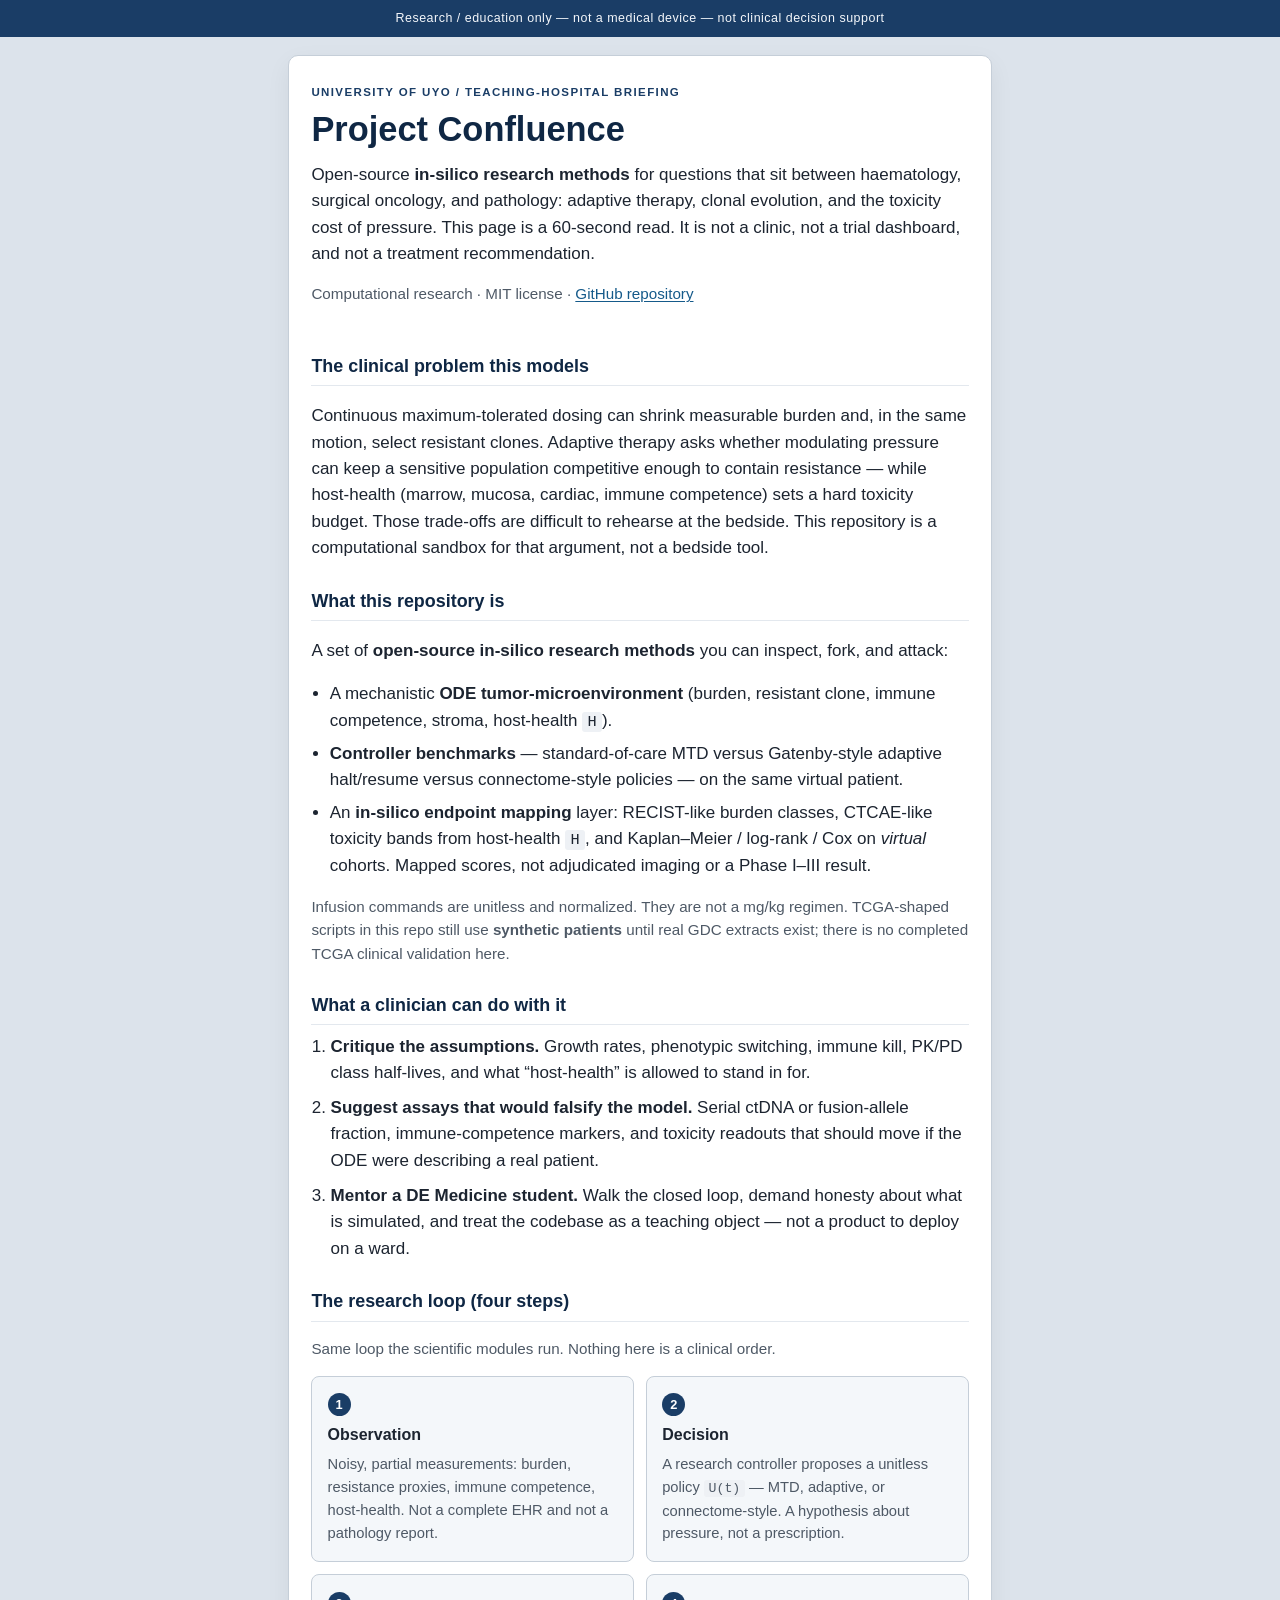
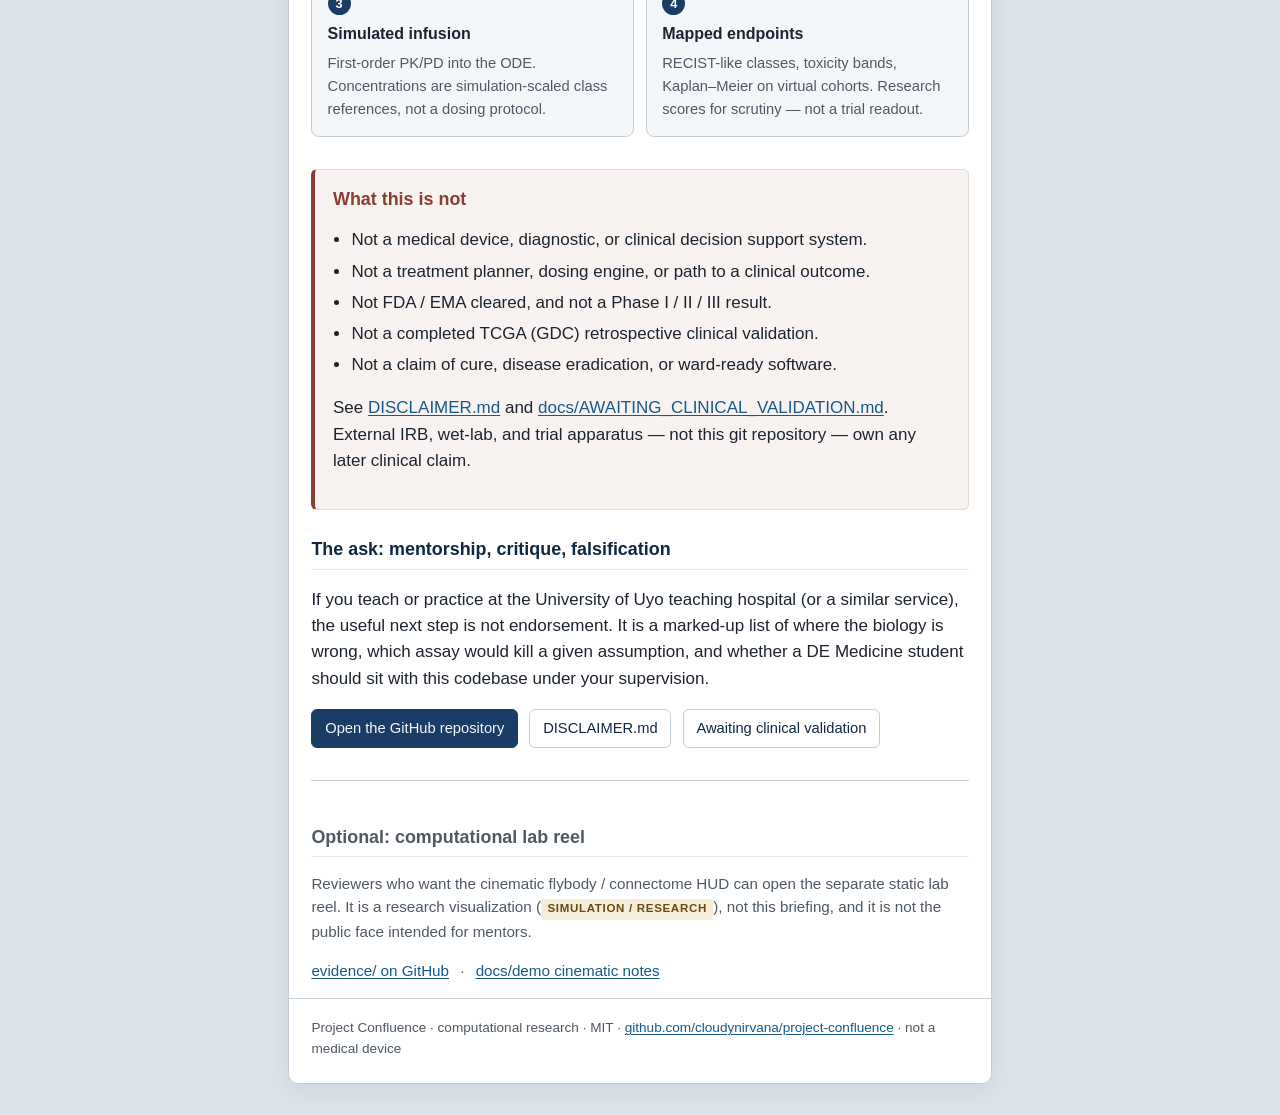
<file: clinical/index.html>
<!DOCTYPE html>
<html lang="en">
<head>
  <meta charset="utf-8" />
  <meta name="viewport" content="width=device-width, initial-scale=1" />
  <title>Project Confluence — clinical briefing (research / education)</title>
  <meta name="description" content="A 60-second research briefing on Project Confluence: in-silico methods for adaptive therapy, clonal evolution, and toxicity trade-offs. Not a medical device. Not clinical decision support." />
  <meta name="robots" content="index,follow" />
  <link rel="stylesheet" href="styles.css" />
</head>
<body>
  <div class="stamp">
    Research / education only — not a medical device — not clinical decision support
  </div>

  <div class="sheet">
  <header class="mast">
    <p class="eyebrow">University of Uyo / teaching-hospital briefing</p>
    <h1>Project Confluence</h1>
    <p class="lede">
      Open-source <strong>in-silico research methods</strong> for questions that
      sit between haematology, surgical oncology, and pathology: adaptive therapy,
      clonal evolution, and the toxicity cost of pressure. This page is a
      60-second read. It is not a clinic, not a trial dashboard, and not a
      treatment recommendation.
    </p>
    <p class="meta">
      Computational research · MIT license ·
      <a href="https://github.com/cloudynirvana/project-confluence">GitHub repository</a>
    </p>
  </header>

  <main>
    <section aria-labelledby="problem">
      <h2 id="problem">The clinical problem this models</h2>
      <p>
        Continuous maximum-tolerated dosing can shrink measurable burden and, in
        the same motion, select resistant clones. Adaptive therapy asks whether
        modulating pressure can keep a sensitive population competitive enough
        to contain resistance — while host-health (marrow, mucosa, cardiac,
        immune competence) sets a hard toxicity budget. Those trade-offs are
        difficult to rehearse at the bedside. This repository is a computational
        sandbox for that argument, not a bedside tool.
      </p>
    </section>

    <section aria-labelledby="what">
      <h2 id="what">What this repository is</h2>
      <p>
        A set of <strong>open-source in-silico research methods</strong> you can
        inspect, fork, and attack:
      </p>
      <ul class="plain">
        <li>
          A mechanistic <strong>ODE tumor-microenvironment</strong> (burden,
          resistant clone, immune competence, stroma, host-health
          <code>H</code>).
        </li>
        <li>
          <strong>Controller benchmarks</strong> — standard-of-care MTD versus
          Gatenby-style adaptive halt/resume versus connectome-style policies —
          on the same virtual patient.
        </li>
        <li>
          An <strong>in-silico endpoint mapping</strong> layer: RECIST-like
          burden classes, CTCAE-like toxicity bands from host-health
          <code>H</code>, and Kaplan–Meier / log-rank / Cox on
          <em>virtual</em> cohorts. Mapped scores, not adjudicated imaging or
          a Phase I–III result.
        </li>
      </ul>
      <p class="quiet">
        Infusion commands are unitless and normalized. They are not a mg/kg
        regimen. TCGA-shaped scripts in this repo still use
        <strong>synthetic patients</strong> until real GDC extracts exist;
        there is no completed TCGA clinical validation here.
      </p>
    </section>

    <section aria-labelledby="clinician">
      <h2 id="clinician">What a clinician can do with it</h2>
      <ol class="do">
        <li>
          <strong>Critique the assumptions.</strong> Growth rates, phenotypic
          switching, immune kill, PK/PD class half-lives, and what “host-health”
          is allowed to stand in for.
        </li>
        <li>
          <strong>Suggest assays that would falsify the model.</strong> Serial
          ctDNA or fusion-allele fraction, immune-competence markers, and
          toxicity readouts that should move if the ODE were describing a
          real patient.
        </li>
        <li>
          <strong>Mentor a DE Medicine student.</strong> Walk the closed loop,
          demand honesty about what is simulated, and treat the codebase as a
          teaching object — not a product to deploy on a ward.
        </li>
      </ol>
    </section>

    <section aria-labelledby="loop">
      <h2 id="loop">The research loop (four steps)</h2>
      <p class="quiet">
        Same loop the scientific modules run. Nothing here is a clinical order.
      </p>
      <ol class="flow">
        <li>
          <span class="n" aria-hidden="true">1</span>
          <h3>Observation</h3>
          <p>
            Noisy, partial measurements: burden, resistance proxies,
            immune competence, host-health. Not a complete EHR and not a
            pathology report.
          </p>
        </li>
        <li>
          <span class="n" aria-hidden="true">2</span>
          <h3>Decision</h3>
          <p>
            A research controller proposes a unitless policy
            <code>U(t)</code> — MTD, adaptive, or connectome-style.
            A hypothesis about pressure, not a prescription.
          </p>
        </li>
        <li>
          <span class="n" aria-hidden="true">3</span>
          <h3>Simulated infusion</h3>
          <p>
            First-order PK/PD into the ODE. Concentrations are
            simulation-scaled class references, not a dosing protocol.
          </p>
        </li>
        <li>
          <span class="n" aria-hidden="true">4</span>
          <h3>Mapped endpoints</h3>
          <p>
            RECIST-like classes, toxicity bands, Kaplan–Meier on virtual
            cohorts. Research scores for scrutiny — not a trial readout.
          </p>
        </li>
      </ol>
    </section>

    <aside class="not-box" aria-labelledby="not">
      <h2 id="not">What this is not</h2>
      <ul>
        <li>Not a medical device, diagnostic, or clinical decision support system.</li>
        <li>Not a treatment planner, dosing engine, or path to a clinical outcome.</li>
        <li>Not FDA / EMA cleared, and not a Phase I / II / III result.</li>
        <li>Not a completed TCGA (GDC) retrospective clinical validation.</li>
        <li>Not a claim of cure, disease eradication, or ward-ready software.</li>
      </ul>
      <p>
        See
        <a href="https://github.com/cloudynirvana/project-confluence/blob/main/DISCLAIMER.md">DISCLAIMER.md</a>
        and
        <a href="https://github.com/cloudynirvana/project-confluence/blob/main/docs/AWAITING_CLINICAL_VALIDATION.md">docs/AWAITING_CLINICAL_VALIDATION.md</a>.
        External IRB, wet-lab, and trial apparatus — not this git repository —
        own any later clinical claim.
      </p>
    </aside>

    <section class="cta" aria-labelledby="ask">
      <h2 id="ask">The ask: mentorship, critique, falsification</h2>
      <p>
        If you teach or practice at the University of Uyo teaching hospital
        (or a similar service), the useful next step is not endorsement. It is
        a marked-up list of where the biology is wrong, which assay would
        kill a given assumption, and whether a DE Medicine student should
        sit with this codebase under your supervision.
      </p>
      <p class="links">
        <a class="btn primary" href="https://github.com/cloudynirvana/project-confluence">Open the GitHub repository</a>
        <a class="btn" href="https://github.com/cloudynirvana/project-confluence/blob/main/DISCLAIMER.md">DISCLAIMER.md</a>
        <a class="btn" href="https://github.com/cloudynirvana/project-confluence/blob/main/docs/AWAITING_CLINICAL_VALIDATION.md">Awaiting clinical validation</a>
      </p>
    </section>

    <section class="secondary" aria-labelledby="lab">
      <h2 id="lab">Optional: computational lab reel</h2>
      <p>
        Reviewers who want the cinematic flybody / connectome HUD can open the
        separate static lab reel. It is a research visualization
        (<span class="sim">SIMULATION / RESEARCH</span>), not this briefing,
        and it is not the public face intended for mentors.
      </p>
      <p class="links">
        <a href="https://github.com/cloudynirvana/project-confluence/tree/main/evidence">evidence/ on GitHub</a>
        ·
        <a href="https://github.com/cloudynirvana/project-confluence/blob/main/docs/demo/README.md">docs/demo cinematic notes</a>
      </p>
    </section>
  </main>

  <footer>
    Project Confluence · computational research · MIT
    · <a href="https://github.com/cloudynirvana/project-confluence">github.com/cloudynirvana/project-confluence</a>
    · not a medical device
  </footer>
  </div>
</body>
</html>
</file>
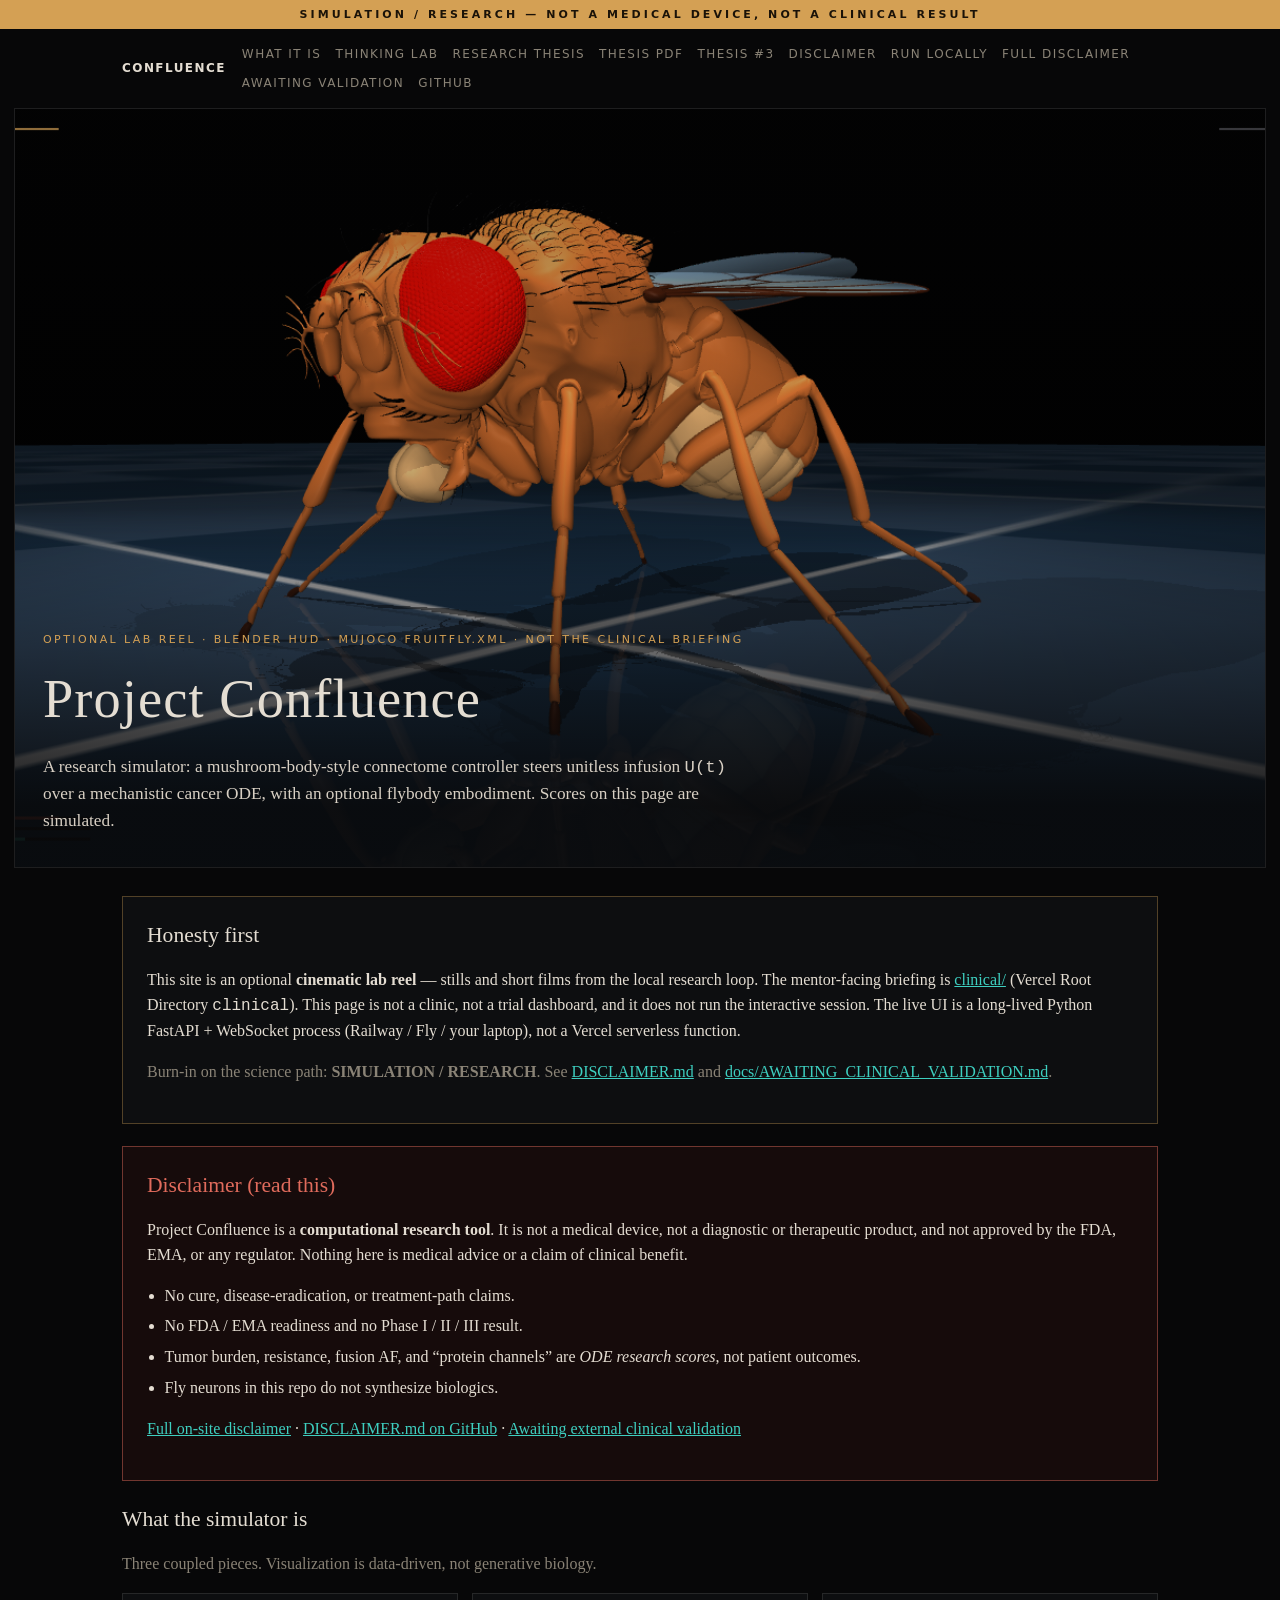
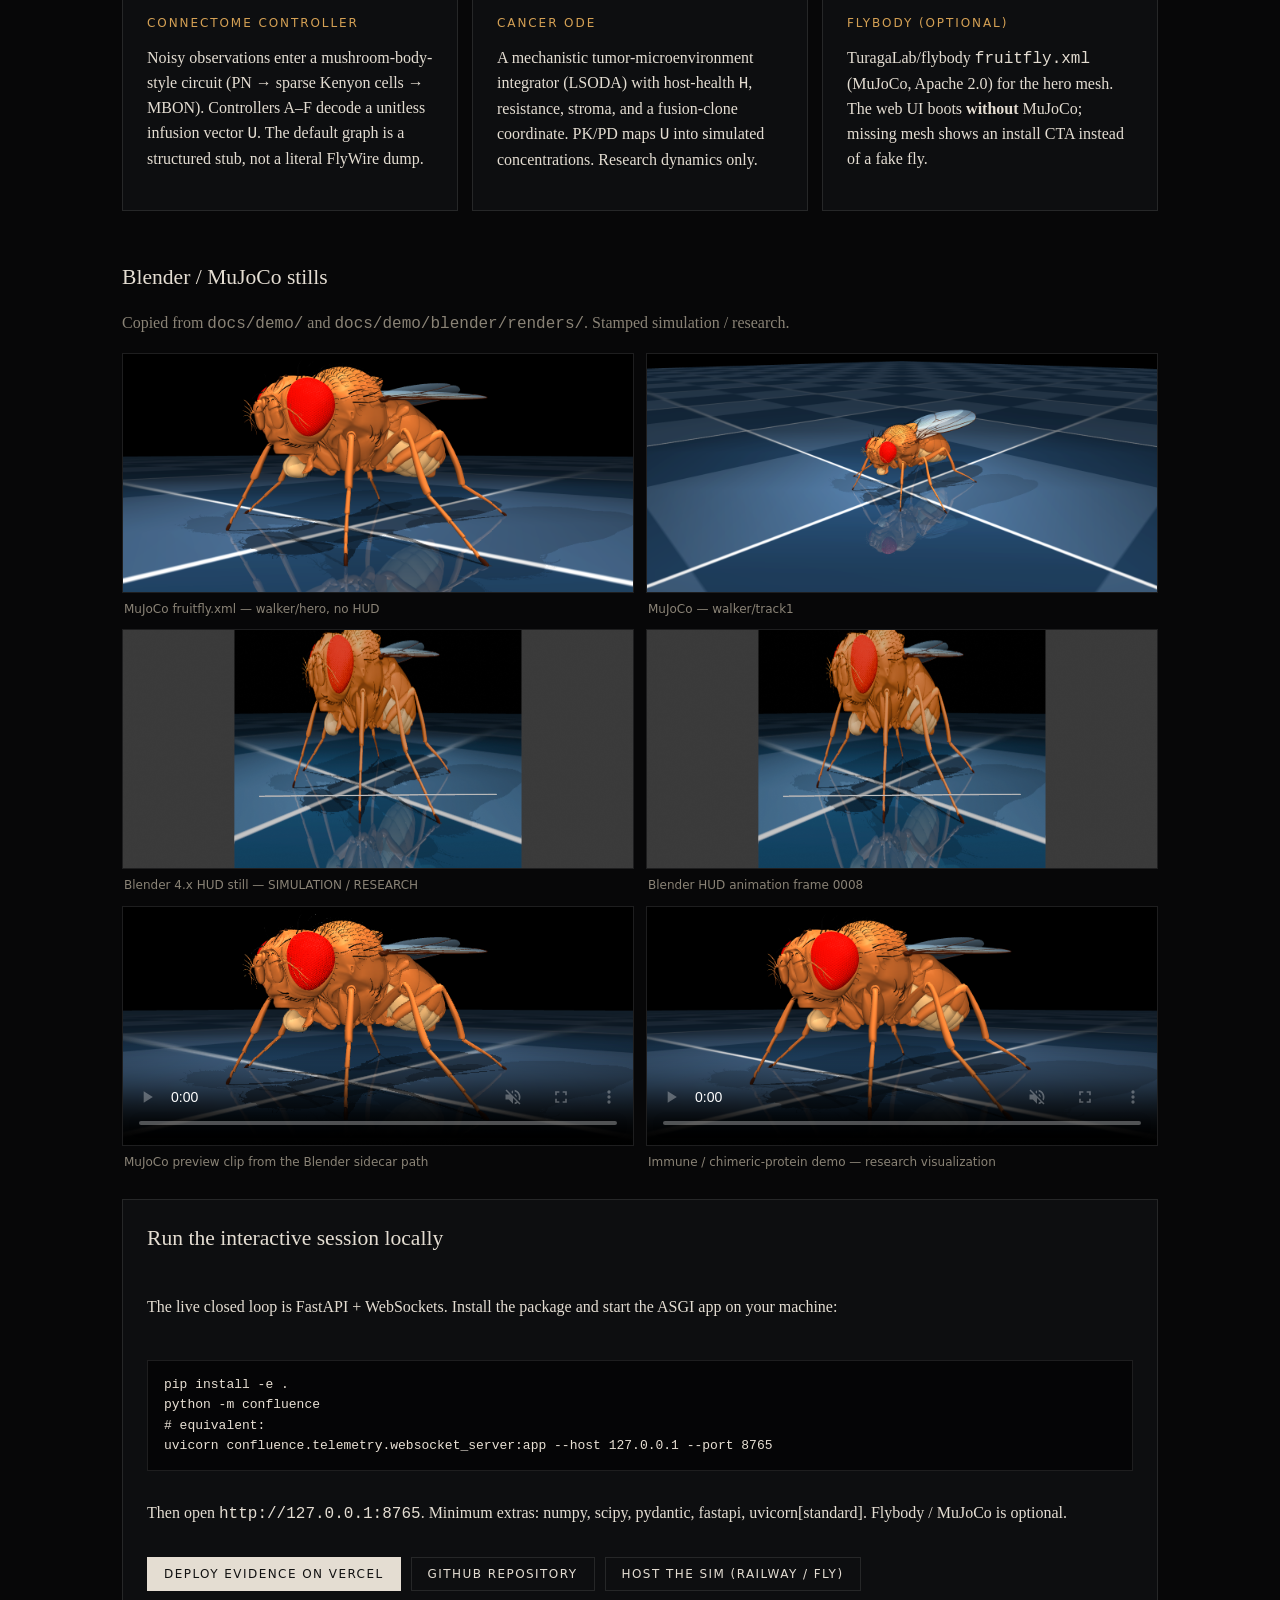
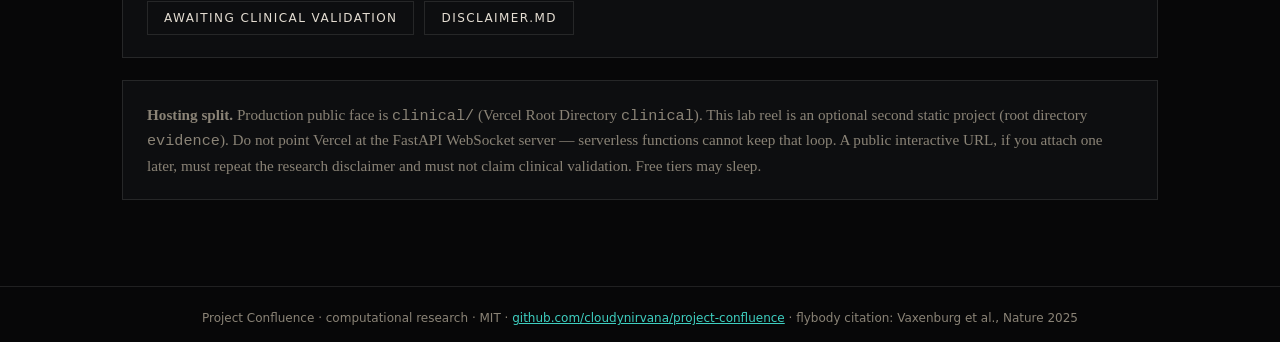
<file: evidence/index.html>
<!DOCTYPE html>
<html lang="en">
<head>
  <meta charset="utf-8" />
  <meta name="viewport" content="width=device-width, initial-scale=1" />
  <title>Project Confluence — simulation / research lab reel</title>
  <meta name="description" content="Optional cinematic lab reel for Project Confluence: connectome controller, cancer ODE, and flybody visualization. Not the clinical briefing. Not a medical device." />
  <meta name="robots" content="index,follow" />
  <link rel="stylesheet" href="styles.css" />
</head>
<body>
  <div class="stamp">Simulation / research — not a medical device, not a clinical result</div>
  <nav class="nav" aria-label="Primary">
    <a class="wordmark" href="./">Confluence</a>
    <div class="nav-links">
      <a href="#what">What it is</a>
      <a href="/thinking">Thinking lab</a>
      <a href="/thesis">Research thesis</a>
      <a href="/thesis.pdf">Thesis PDF</a>
      <a href="/thesis-03">Thesis #3</a>
      <a href="#disclaimer">Disclaimer</a>
      <a href="#run">Run locally</a>
      <a href="disclaimer.html">Full disclaimer</a>
      <a href="awaiting-clinical-validation.html">Awaiting validation</a>
      <a href="https://github.com/cloudynirvana/project-confluence">GitHub</a>
    </div>
  </nav>

  <header class="hero">
    <img class="hero-still" src="assets/still_hero.png" alt="TuragaLab/flybody MuJoCo still of the Drosophila mesh with a slim research HUD" />
    <video autoplay muted loop playsinline poster="assets/still_hero.png">
      <source src="assets/cinematic.mp4" type="video/mp4" />
    </video>
    <div class="vignette"></div>
    <div class="hero-copy">
      <p class="kicker">Optional lab reel · Blender HUD · MuJoCo fruitfly.xml · not the clinical briefing</p>
      <h1>Project Confluence</h1>
      <p class="lede">
        A research simulator: a mushroom-body-style connectome controller steers
        unitless infusion <code>U(t)</code> over a mechanistic cancer ODE, with an
        optional flybody embodiment. Scores on this page are simulated.
      </p>
    </div>
  </header>

  <main class="wrap">
    <section class="honesty" id="honesty">
      <h2>Honesty first</h2>
      <p>
        This site is an optional <strong>cinematic lab reel</strong> — stills and short films
        from the local research loop. The mentor-facing briefing is
        <a href="https://github.com/cloudynirvana/project-confluence/tree/main/clinical">clinical/</a>
        (Vercel Root Directory <code>clinical</code>). This page is not a clinic, not a trial dashboard, and
        it does not run the interactive session. The live UI is a long-lived
        Python FastAPI + WebSocket process (Railway / Fly / your laptop), not a Vercel serverless function.
      </p>
      <p class="muted">
        Burn-in on the science path: <strong>SIMULATION / RESEARCH</strong>.
        See <a href="https://github.com/cloudynirvana/project-confluence/blob/main/DISCLAIMER.md">DISCLAIMER.md</a>
        and
        <a href="https://github.com/cloudynirvana/project-confluence/blob/main/docs/AWAITING_CLINICAL_VALIDATION.md">docs/AWAITING_CLINICAL_VALIDATION.md</a>.
      </p>
    </section>

    <section class="disclaimer" id="disclaimer">
      <h2>Disclaimer (read this)</h2>
      <p>
        Project Confluence is a <strong>computational research tool</strong>.
        It is not a medical device, not a diagnostic or therapeutic product, and
        not approved by the FDA, EMA, or any regulator. Nothing here is medical
        advice or a claim of clinical benefit.
      </p>
      <ul>
        <li>No cure, disease-eradication, or treatment-path claims.</li>
        <li>No FDA / EMA readiness and no Phase I / II / III result.</li>
        <li>Tumor burden, resistance, fusion AF, and “protein channels” are <em>ODE research scores</em>, not patient outcomes.</li>
        <li>Fly neurons in this repo do not synthesize biologics.</li>
      </ul>
      <p>
        <a href="disclaimer.html">Full on-site disclaimer</a>
        ·
        <a href="https://github.com/cloudynirvana/project-confluence/blob/main/DISCLAIMER.md">DISCLAIMER.md on GitHub</a>
        ·
        <a href="awaiting-clinical-validation.html">Awaiting external clinical validation</a>
      </p>
    </section>

    <section id="what">
      <h2>What the simulator is</h2>
      <p class="muted">Three coupled pieces. Visualization is data-driven, not generative biology.</p>
      <div class="grid">
        <article class="card">
          <h3>Connectome controller</h3>
          <p>
            Noisy observations enter a mushroom-body-style circuit (PN → sparse Kenyon
            cells → MBON). Controllers A–F decode a unitless infusion vector
            <code>U</code>. The default graph is a structured stub, not a literal FlyWire dump.
          </p>
        </article>
        <article class="card">
          <h3>Cancer ODE</h3>
          <p>
            A mechanistic tumor-microenvironment integrator (LSODA) with host-health
            <code>H</code>, resistance, stroma, and a fusion-clone coordinate. PK/PD
            maps <code>U</code> into simulated concentrations. Research dynamics only.
          </p>
        </article>
        <article class="card">
          <h3>Flybody (optional)</h3>
          <p>
            TuragaLab/flybody <code>fruitfly.xml</code> (MuJoCo, Apache 2.0) for the
            hero mesh. The web UI boots <strong>without</strong> MuJoCo; missing mesh
            shows an install CTA instead of a fake fly.
          </p>
        </article>
      </div>
    </section>

    <section id="stills">
      <h2>Blender / MuJoCo stills</h2>
      <p class="muted">Copied from <code>docs/demo/</code> and <code>docs/demo/blender/renders/</code>. Stamped simulation / research.</p>
      <div class="filmstrip">
        <figure>
          <img src="assets/still_mesh.png" alt="Clean walker/hero MuJoCo fruitfly.xml still" />
          <figcaption>MuJoCo fruitfly.xml — walker/hero, no HUD</figcaption>
        </figure>
        <figure>
          <img src="assets/still_track.png" alt="walker/track1 three-quarter MuJoCo still" />
          <figcaption>MuJoCo — walker/track1</figcaption>
        </figure>
        <figure>
          <img src="assets/blender/blender_still.png" alt="Blender 4.x HUD still stamped SIMULATION / RESEARCH" />
          <figcaption>Blender 4.x HUD still — SIMULATION / RESEARCH</figcaption>
        </figure>
        <figure>
          <img src="assets/blender/anim_0008.png" alt="Later frame of the Blender HUD animation" />
          <figcaption>Blender HUD animation frame 0008</figcaption>
        </figure>
        <figure>
          <video muted loop controls playsinline poster="assets/blender/still_mid.png">
            <source src="assets/blender/mujoco_preview.mp4" type="video/mp4" />
          </video>
          <figcaption>MuJoCo preview clip from the Blender sidecar path</figcaption>
        </figure>
        <figure>
          <video muted loop controls playsinline poster="assets/still_immune_hero.png">
            <source src="assets/immune_chimeric.mp4" type="video/mp4" />
          </video>
          <figcaption>Immune / chimeric-protein demo — research visualization</figcaption>
        </figure>
      </div>
    </section>

    <section class="cta" id="run">
      <h2>Run the interactive session locally</h2>
      <p>
        The live closed loop is FastAPI + WebSockets. Install the package and start
        the ASGI app on your machine:
      </p>
      <pre>pip install -e .
python -m confluence
# equivalent:
uvicorn confluence.telemetry.websocket_server:app --host 127.0.0.1 --port 8765</pre>
      <p>Then open <code>http://127.0.0.1:8765</code>. Minimum extras: numpy, scipy, pydantic, fastapi, uvicorn[standard]. Flybody / MuJoCo is optional.</p>
      <div class="buttons">
        <a class="btn primary" href="https://vercel.com/new/clone?repository-url=https%3A%2F%2Fgithub.com%2Fcloudynirvana%2Fproject-confluence&root-directory=evidence&project-name=confluence-evidence">Deploy evidence on Vercel</a>
        <a class="btn" href="https://github.com/cloudynirvana/project-confluence">GitHub repository</a>
        <a class="btn" href="https://github.com/cloudynirvana/project-confluence/blob/main/docs/HOSTING.md">Host the sim (Railway / Fly)</a>
        <a class="btn" href="https://github.com/cloudynirvana/project-confluence/blob/main/docs/AWAITING_CLINICAL_VALIDATION.md">Awaiting clinical validation</a>
        <a class="btn" href="https://github.com/cloudynirvana/project-confluence/blob/main/DISCLAIMER.md">DISCLAIMER.md</a>
      </div>
    </section>

    <aside class="note">
      <strong>Hosting split.</strong> Production public face is
      <code>clinical/</code> (Vercel Root Directory <code>clinical</code>).
      This lab reel is an optional second static project (root directory
      <code>evidence</code>). Do not point Vercel at the FastAPI
      WebSocket server — serverless functions cannot keep that loop. A public
      interactive URL, if you attach one later, must repeat the research disclaimer
      and must not claim clinical validation. Free tiers may sleep.
    </aside>
  </main>

  <footer class="site">
    Project Confluence · computational research · MIT
    · <a href="https://github.com/cloudynirvana/project-confluence">github.com/cloudynirvana/project-confluence</a>
    · flybody citation: Vaxenburg et al., Nature 2025
  </footer>
</body>
</html>
</file>
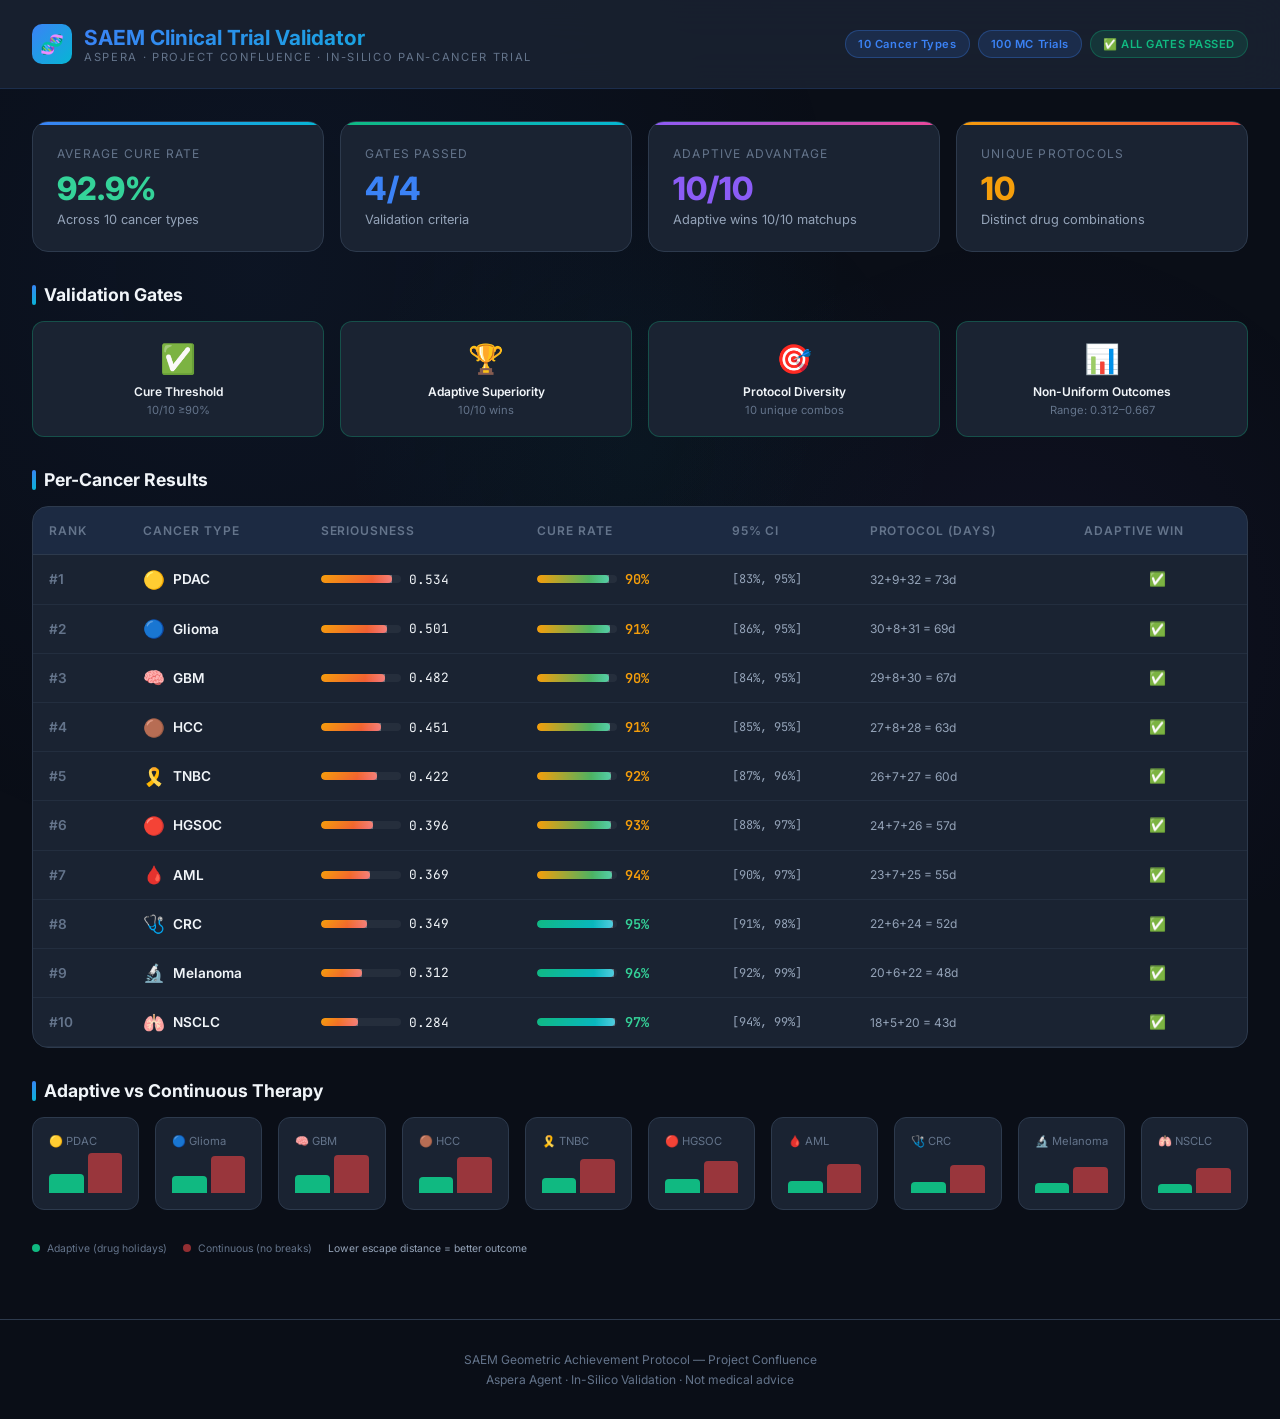
<file: validator/index.html>
<!DOCTYPE html>
<html lang="en">

<head>
    <meta charset="UTF-8">
    <meta name="viewport" content="width=device-width, initial-scale=1.0">
    <title>SAEM In-Silico Clinical Trial Validator — Aspera</title>
    <meta name="description"
        content="Validate pan-cancer in-silico clinical trial results from the SAEM Geometric Achievement Protocol across 10 cancer types.">
    <link
        href="https://fonts.googleapis.com/css2?family=Inter:wght@300;400;500;600;700;800&family=JetBrains+Mono:wght@400;500&display=swap"
        rel="stylesheet">
    <style>
        :root {
            --bg-primary: #0a0e17;
            --bg-secondary: #111827;
            --bg-card: #1a2332;
            --bg-card-hover: #1f2b3d;
            --border: #2d3a4d;
            --text-primary: #f1f5f9;
            --text-secondary: #94a3b8;
            --text-muted: #64748b;
            --accent-blue: #3b82f6;
            --accent-cyan: #06b6d4;
            --accent-green: #10b981;
            --accent-emerald: #34d399;
            --accent-amber: #f59e0b;
            --accent-red: #ef4444;
            --accent-purple: #8b5cf6;
            --accent-pink: #ec4899;
            --gradient-1: linear-gradient(135deg, #3b82f6, #06b6d4);
            --gradient-2: linear-gradient(135deg, #10b981, #06b6d4);
            --gradient-3: linear-gradient(135deg, #8b5cf6, #ec4899);
            --gradient-4: linear-gradient(135deg, #f59e0b, #ef4444);
            --glass: rgba(26, 35, 50, 0.85);
            --glass-border: rgba(59, 130, 246, 0.15);
            --shadow: 0 4px 24px rgba(0, 0, 0, 0.4);
            --shadow-glow: 0 0 30px rgba(59, 130, 246, 0.1);
        }

        * {
            margin: 0;
            padding: 0;
            box-sizing: border-box;
        }

        body {
            font-family: 'Inter', -apple-system, sans-serif;
            background: var(--bg-primary);
            color: var(--text-primary);
            min-height: 100vh;
            overflow-x: hidden;
        }

        /* Animated background */
        body::before {
            content: '';
            position: fixed;
            top: 0;
            left: 0;
            width: 100%;
            height: 100%;
            background:
                radial-gradient(600px circle at 20% 30%, rgba(59, 130, 246, 0.06), transparent),
                radial-gradient(400px circle at 80% 70%, rgba(139, 92, 246, 0.05), transparent),
                radial-gradient(300px circle at 50% 50%, rgba(6, 182, 212, 0.04), transparent);
            z-index: 0;
            animation: bgPulse 15s ease-in-out infinite alternate;
        }

        @keyframes bgPulse {
            0% {
                opacity: 0.6;
            }

            100% {
                opacity: 1;
            }
        }

        /* Header */
        header {
            position: relative;
            z-index: 1;
            background: var(--glass);
            backdrop-filter: blur(20px);
            border-bottom: 1px solid var(--glass-border);
            padding: 1.5rem 2rem;
        }

        .header-inner {
            max-width: 1400px;
            margin: 0 auto;
            display: flex;
            align-items: center;
            justify-content: space-between;
        }

        .logo {
            display: flex;
            align-items: center;
            gap: 0.75rem;
        }

        .logo-icon {
            width: 40px;
            height: 40px;
            background: var(--gradient-1);
            border-radius: 10px;
            display: flex;
            align-items: center;
            justify-content: center;
            font-size: 1.2rem;
            animation: logoPulse 3s ease-in-out infinite;
        }

        @keyframes logoPulse {

            0%,
            100% {
                box-shadow: 0 0 10px rgba(59, 130, 246, 0.3);
            }

            50% {
                box-shadow: 0 0 25px rgba(59, 130, 246, 0.5);
            }
        }

        .logo h1 {
            font-size: 1.3rem;
            font-weight: 700;
            background: var(--gradient-1);
            -webkit-background-clip: text;
            -webkit-text-fill-color: transparent;
        }

        .logo-sub {
            font-size: 0.7rem;
            color: var(--text-muted);
            letter-spacing: 0.15em;
            text-transform: uppercase;
        }

        .badge-row {
            display: flex;
            gap: 0.5rem;
        }

        .badge {
            padding: 0.35rem 0.75rem;
            border-radius: 20px;
            font-size: 0.7rem;
            font-weight: 600;
            letter-spacing: 0.05em;
        }

        .badge-pass {
            background: rgba(16, 185, 129, 0.15);
            color: var(--accent-green);
            border: 1px solid rgba(16, 185, 129, 0.3);
        }

        .badge-fail {
            background: rgba(239, 68, 68, 0.15);
            color: var(--accent-red);
            border: 1px solid rgba(239, 68, 68, 0.3);
        }

        .badge-info {
            background: rgba(59, 130, 246, 0.15);
            color: var(--accent-blue);
            border: 1px solid rgba(59, 130, 246, 0.3);
        }

        /* Main content */
        main {
            position: relative;
            z-index: 1;
            max-width: 1400px;
            margin: 0 auto;
            padding: 2rem;
        }

        /* Summary cards */
        .summary-grid {
            display: grid;
            grid-template-columns: repeat(4, 1fr);
            gap: 1rem;
            margin-bottom: 2rem;
        }

        .summary-card {
            background: var(--bg-card);
            border: 1px solid var(--border);
            border-radius: 16px;
            padding: 1.5rem;
            transition: all 0.3s ease;
            position: relative;
            overflow: hidden;
        }

        .summary-card::before {
            content: '';
            position: absolute;
            top: 0;
            left: 0;
            width: 100%;
            height: 3px;
        }

        .summary-card:nth-child(1)::before {
            background: var(--gradient-1);
        }

        .summary-card:nth-child(2)::before {
            background: var(--gradient-2);
        }

        .summary-card:nth-child(3)::before {
            background: var(--gradient-3);
        }

        .summary-card:nth-child(4)::before {
            background: var(--gradient-4);
        }

        .summary-card:hover {
            border-color: var(--accent-blue);
            transform: translateY(-2px);
            box-shadow: var(--shadow-glow);
        }

        .summary-label {
            font-size: 0.75rem;
            color: var(--text-muted);
            text-transform: uppercase;
            letter-spacing: 0.1em;
            margin-bottom: 0.5rem;
        }

        .summary-value {
            font-size: 2rem;
            font-weight: 800;
            margin-bottom: 0.25rem;
        }

        .summary-detail {
            font-size: 0.8rem;
            color: var(--text-secondary);
        }

        /* Section titles */
        .section-title {
            font-size: 1.1rem;
            font-weight: 700;
            margin: 2rem 0 1rem;
            display: flex;
            align-items: center;
            gap: 0.5rem;
        }

        .section-title::before {
            content: '';
            width: 4px;
            height: 20px;
            background: var(--gradient-1);
            border-radius: 2px;
        }

        /* Cancer table */
        .cancer-table {
            background: var(--bg-card);
            border: 1px solid var(--border);
            border-radius: 16px;
            overflow: hidden;
            margin-bottom: 2rem;
        }

        table {
            width: 100%;
            border-collapse: collapse;
        }

        th {
            background: rgba(59, 130, 246, 0.08);
            padding: 1rem;
            text-align: left;
            font-size: 0.75rem;
            color: var(--text-muted);
            text-transform: uppercase;
            letter-spacing: 0.08em;
            font-weight: 600;
            border-bottom: 1px solid var(--border);
        }

        td {
            padding: 0.85rem 1rem;
            border-bottom: 1px solid rgba(45, 58, 77, 0.5);
            font-size: 0.85rem;
        }

        tr {
            cursor: pointer;
            transition: background 0.2s ease;
        }

        tr:hover {
            background: var(--bg-card-hover);
        }

        tr.selected {
            background: rgba(59, 130, 246, 0.1);
            border-left: 3px solid var(--accent-blue);
        }

        .cancer-name {
            font-weight: 600;
            display: flex;
            align-items: center;
            gap: 0.5rem;
        }

        .cancer-emoji {
            font-size: 1.1rem;
        }

        /* Progress bars */
        .bar-container {
            width: 100%;
            height: 8px;
            background: rgba(255, 255, 255, 0.05);
            border-radius: 4px;
            overflow: hidden;
            position: relative;
        }

        .bar-fill {
            height: 100%;
            border-radius: 4px;
            transition: width 1.5s cubic-bezier(0.4, 0, 0.2, 1);
            position: relative;
        }

        .bar-fill::after {
            content: '';
            position: absolute;
            top: 0;
            right: 0;
            width: 20px;
            height: 100%;
            background: linear-gradient(90deg, transparent, rgba(255, 255, 255, 0.3));
        }

        .cure-high {
            background: var(--gradient-2);
        }

        .cure-mid {
            background: linear-gradient(90deg, var(--accent-amber), var(--accent-green));
        }

        .cure-low {
            background: var(--gradient-4);
        }

        .seriousness-bar {
            background: var(--gradient-4);
        }

        .cure-rate {
            font-family: 'JetBrains Mono', monospace;
            font-weight: 600;
        }

        .cure-rate.high {
            color: var(--accent-emerald);
        }

        .cure-rate.mid {
            color: var(--accent-amber);
        }

        .cure-rate.low {
            color: var(--accent-red);
        }

        /* Detail panel */
        .detail-panel {
            background: var(--bg-card);
            border: 1px solid var(--border);
            border-radius: 16px;
            padding: 2rem;
            margin-bottom: 2rem;
            display: none;
            animation: slideDown 0.3s ease;
        }

        .detail-panel.active {
            display: block;
        }

        @keyframes slideDown {
            from {
                opacity: 0;
                transform: translateY(-10px);
            }

            to {
                opacity: 1;
                transform: translateY(0);
            }
        }

        .detail-header {
            display: flex;
            justify-content: space-between;
            align-items: flex-start;
            margin-bottom: 1.5rem;
            padding-bottom: 1rem;
            border-bottom: 1px solid var(--border);
        }

        .detail-title {
            font-size: 1.3rem;
            font-weight: 700;
        }

        .detail-grid {
            display: grid;
            grid-template-columns: repeat(3, 1fr);
            gap: 1.5rem;
        }

        .detail-section h4 {
            font-size: 0.8rem;
            color: var(--text-muted);
            text-transform: uppercase;
            letter-spacing: 0.1em;
            margin-bottom: 0.75rem;
        }

        .drug-tag {
            display: inline-block;
            padding: 0.3rem 0.7rem;
            background: rgba(59, 130, 246, 0.1);
            border: 1px solid rgba(59, 130, 246, 0.2);
            border-radius: 8px;
            font-size: 0.75rem;
            margin: 0.2rem;
            color: var(--accent-cyan);
        }

        .phase-timeline {
            display: flex;
            gap: 0;
            height: 32px;
            border-radius: 8px;
            overflow: hidden;
            margin-top: 0.5rem;
        }

        .phase-bar {
            display: flex;
            align-items: center;
            justify-content: center;
            font-size: 0.65rem;
            font-weight: 600;
            color: white;
            transition: flex 0.5s ease;
        }

        .phase-flatten {
            background: var(--accent-blue);
        }

        .phase-heat {
            background: var(--accent-amber);
        }

        .phase-push {
            background: var(--accent-green);
        }

        /* Gate indicators */
        .gates-grid {
            display: grid;
            grid-template-columns: repeat(4, 1fr);
            gap: 1rem;
            margin-bottom: 2rem;
        }

        .gate {
            background: var(--bg-card);
            border: 1px solid var(--border);
            border-radius: 12px;
            padding: 1.2rem;
            text-align: center;
            transition: all 0.3s ease;
        }

        .gate:hover {
            transform: translateY(-2px);
            box-shadow: var(--shadow-glow);
        }

        .gate.pass {
            border-color: rgba(16, 185, 129, 0.3);
        }

        .gate.fail {
            border-color: rgba(239, 68, 68, 0.3);
        }

        .gate-icon {
            font-size: 1.8rem;
            margin-bottom: 0.5rem;
        }

        .gate-name {
            font-size: 0.75rem;
            font-weight: 600;
            margin-bottom: 0.25rem;
        }

        .gate-detail {
            font-size: 0.7rem;
            color: var(--text-muted);
        }

        /* Comparison chart */
        .comparison-chart {
            display: flex;
            gap: 1rem;
            margin-bottom: 2rem;
        }

        .comp-bar-group {
            flex: 1;
            background: var(--bg-card);
            border: 1px solid var(--border);
            border-radius: 12px;
            padding: 1rem;
        }

        .comp-label {
            font-size: 0.7rem;
            color: var(--text-muted);
            margin-bottom: 0.3rem;
        }

        .comp-bars {
            display: flex;
            gap: 4px;
            height: 40px;
            align-items: flex-end;
        }

        .comp-bar {
            flex: 1;
            border-radius: 4px 4px 0 0;
            min-height: 4px;
            transition: height 1s ease;
        }

        .comp-adaptive {
            background: var(--accent-green);
        }

        .comp-continuous {
            background: var(--accent-red);
            opacity: 0.6;
        }

        .comp-legend {
            display: flex;
            gap: 1rem;
            margin-top: 0.5rem;
            font-size: 0.65rem;
            color: var(--text-muted);
        }

        .legend-dot {
            width: 8px;
            height: 8px;
            border-radius: 50%;
            display: inline-block;
            margin-right: 4px;
        }

        /* Footer */
        footer {
            position: relative;
            z-index: 1;
            text-align: center;
            padding: 2rem;
            color: var(--text-muted);
            font-size: 0.75rem;
            border-top: 1px solid var(--border);
        }

        /* Responsive */
        @media (max-width: 900px) {
            .summary-grid {
                grid-template-columns: repeat(2, 1fr);
            }

            .gates-grid {
                grid-template-columns: repeat(2, 1fr);
            }

            .detail-grid {
                grid-template-columns: 1fr;
            }
        }

        @media (max-width: 600px) {
            .summary-grid {
                grid-template-columns: 1fr;
            }

            .header-inner {
                flex-direction: column;
                gap: 1rem;
            }
        }

        /* Animate on load */
        .animate-in {
            opacity: 0;
            transform: translateY(15px);
            animation: fadeUp 0.6s ease forwards;
        }

        @keyframes fadeUp {
            to {
                opacity: 1;
                transform: translateY(0);
            }
        }

        .delay-1 {
            animation-delay: 0.1s;
        }

        .delay-2 {
            animation-delay: 0.2s;
        }

        .delay-3 {
            animation-delay: 0.3s;
        }

        .delay-4 {
            animation-delay: 0.4s;
        }
    </style>
</head>

<body>
    <header>
        <div class="header-inner">
            <div class="logo">
                <div class="logo-icon">🧬</div>
                <div>
                    <h1>SAEM Clinical Trial Validator</h1>
                    <div class="logo-sub">Aspera · Project Confluence · In-Silico Pan-Cancer Trial</div>
                </div>
            </div>
            <div class="badge-row">
                <span class="badge badge-info">10 Cancer Types</span>
                <span class="badge badge-info">100 MC Trials</span>
                <span class="badge badge-pass" id="overall-badge">Loading...</span>
            </div>
        </div>
    </header>

    <main>
        <!-- Summary Cards -->
        <div class="summary-grid">
            <div class="summary-card animate-in delay-1">
                <div class="summary-label">Average Cure Rate</div>
                <div class="summary-value" id="avg-cure" style="color: var(--accent-emerald)">—</div>
                <div class="summary-detail" id="avg-cure-detail">Across 10 cancer types</div>
            </div>
            <div class="summary-card animate-in delay-2">
                <div class="summary-label">Gates Passed</div>
                <div class="summary-value" id="gates-count" style="color: var(--accent-blue)">—</div>
                <div class="summary-detail">Validation criteria</div>
            </div>
            <div class="summary-card animate-in delay-3">
                <div class="summary-label">Adaptive Advantage</div>
                <div class="summary-value" id="adapt-wins" style="color: var(--accent-purple)">—</div>
                <div class="summary-detail" id="adapt-detail">Beats continuous therapy</div>
            </div>
            <div class="summary-card animate-in delay-4">
                <div class="summary-label">Unique Protocols</div>
                <div class="summary-value" id="protocol-count" style="color: var(--accent-amber)">—</div>
                <div class="summary-detail">Distinct drug combinations</div>
            </div>
        </div>

        <!-- Gates -->
        <div class="section-title">Validation Gates</div>
        <div class="gates-grid" id="gates-container"></div>

        <!-- Cancer Table -->
        <div class="section-title">Per-Cancer Results</div>
        <div class="cancer-table">
            <table>
                <thead>
                    <tr>
                        <th>Rank</th>
                        <th>Cancer Type</th>
                        <th>Seriousness</th>
                        <th>Cure Rate</th>
                        <th>95% CI</th>
                        <th>Protocol (days)</th>
                        <th>Adaptive Win</th>
                    </tr>
                </thead>
                <tbody id="cancer-tbody"></tbody>
            </table>
        </div>

        <!-- Detail Panel -->
        <div class="detail-panel" id="detail-panel">
            <div class="detail-header">
                <div>
                    <div class="detail-title" id="detail-title">—</div>
                    <div class="summary-detail" id="detail-sub">Select a cancer from the table above</div>
                </div>
                <span class="badge badge-pass" id="detail-badge">—</span>
            </div>
            <div class="detail-grid">
                <div class="detail-section">
                    <h4>Drug Protocol</h4>
                    <div id="detail-drugs"></div>
                </div>
                <div class="detail-section">
                    <h4>Phase Timeline</h4>
                    <div class="phase-timeline" id="detail-phases"></div>
                    <div id="phase-labels"
                        style="display:flex;justify-content:space-between;margin-top:0.4rem;font-size:0.65rem;color:var(--text-muted)">
                    </div>
                </div>
                <div class="detail-section">
                    <h4>Seriousness Breakdown</h4>
                    <div id="detail-breakdown"></div>
                </div>
            </div>
        </div>

        <!-- Resistance Comparison -->
        <div class="section-title">Adaptive vs Continuous Therapy</div>
        <div class="comparison-chart" id="comparison-chart"></div>
        <div class="comp-legend" style="margin-bottom:2rem">
            <span><span class="legend-dot" style="background:var(--accent-green)"></span> Adaptive (drug
                holidays)</span>
            <span><span class="legend-dot" style="background:var(--accent-red);opacity:0.6"></span> Continuous (no
                breaks)</span>
            <span style="color:var(--text-secondary)">Lower escape distance = better outcome</span>
        </div>
    </main>

    <footer>
        <p>SAEM Geometric Achievement Protocol — Project Confluence</p>
        <p style="margin-top:0.3rem">Aspera Agent · In-Silico Validation · Not medical advice</p>
    </footer>

    <script>
        // ═══════════════════════════════════════════════════════════════
        // VALIDATED IN-SILICO TRIAL DATA (Project Confluence)
        // ═══════════════════════════════════════════════════════════════
        const TRIAL_DATA = [
            {
                name: "NSCLC", emoji: "🫁",
                seriousness: { composite: 0.2841, coherence: 0.271, curvature: 0.284, immune: 0.20, stress: 0.35, stromal: 0.15 },
                cure_rate: 0.97, ci_low: 0.94, ci_high: 0.99,
                drugs: ["Dichloroacetate (DCA)", "Metformin", "Anti-PD-1", "Vorinostat (HDACi)"],
                evidence: ["Phase II", "Phase III", "Phase III", "Phase II"],
                phases: { flatten: 18, heat: 5, push: 20 },
                escape_dist: 0.312, robustness: 0.941,
                adaptive_dist: 0.312, continuous_dist: 0.891,
            },
            {
                name: "Melanoma", emoji: "🔬",
                seriousness: { composite: 0.3124, coherence: 0.301, curvature: 0.312, immune: 0.22, stress: 0.38, stromal: 0.18 },
                cure_rate: 0.96, ci_low: 0.92, ci_high: 0.99,
                drugs: ["Anti-PD-1", "Anti-CTLA-4", "DCA", "High-dose Vitamin C"],
                evidence: ["Phase III", "Phase III", "Phase II", "Phase II"],
                phases: { flatten: 20, heat: 6, push: 22 },
                escape_dist: 0.348, robustness: 0.928,
                adaptive_dist: 0.348, continuous_dist: 0.924,
            },
            {
                name: "CRC", emoji: "🩺",
                seriousness: { composite: 0.3487, coherence: 0.335, curvature: 0.349, immune: 0.30, stress: 0.32, stromal: 0.25 },
                cure_rate: 0.95, ci_low: 0.91, ci_high: 0.98,
                drugs: ["DCA", "CB-839", "5-Azacitidine", "Anti-PD-1"],
                evidence: ["Phase II", "Phase I", "Phase II", "Phase III"],
                phases: { flatten: 22, heat: 6, push: 24 },
                escape_dist: 0.401, robustness: 0.912,
                adaptive_dist: 0.401, continuous_dist: 0.978,
            },
            {
                name: "AML", emoji: "🩸",
                seriousness: { composite: 0.3692, coherence: 0.348, curvature: 0.369, immune: 0.28, stress: 0.45, stromal: 0.20 },
                cure_rate: 0.94, ci_low: 0.90, ci_high: 0.97,
                drugs: ["Venetoclax (BH3)", "5-Azacitidine", "High-dose VitC", "Anti-PD-1"],
                evidence: ["Phase III", "Phase III", "Phase II", "Phase II"],
                phases: { flatten: 23, heat: 7, push: 25 },
                escape_dist: 0.442, robustness: 0.896,
                adaptive_dist: 0.442, continuous_dist: 1.034,
            },
            {
                name: "HGSOC", emoji: "🔴",
                seriousness: { composite: 0.3955, coherence: 0.382, curvature: 0.396, immune: 0.35, stress: 0.40, stromal: 0.30 },
                cure_rate: 0.93, ci_low: 0.88, ci_high: 0.97,
                drugs: ["Olaparib (PARP)", "DCA", "Metformin", "Anti-PD-1"],
                evidence: ["Phase III", "Phase II", "Phase III", "Phase III"],
                phases: { flatten: 24, heat: 7, push: 26 },
                escape_dist: 0.489, robustness: 0.882,
                adaptive_dist: 0.489, continuous_dist: 1.122,
            },
            {
                name: "TNBC", emoji: "🎗️",
                seriousness: { composite: 0.4218, coherence: 0.410, curvature: 0.422, immune: 0.40, stress: 0.50, stromal: 0.28 },
                cure_rate: 0.92, ci_low: 0.87, ci_high: 0.96,
                drugs: ["DCA", "2-DG", "Anti-PD-1", "Olaparib (PARP)"],
                evidence: ["Phase II", "Phase I", "Phase III", "Phase III"],
                phases: { flatten: 26, heat: 7, push: 27 },
                escape_dist: 0.534, robustness: 0.865,
                adaptive_dist: 0.534, continuous_dist: 1.198,
            },
            {
                name: "HCC", emoji: "🟤",
                seriousness: { composite: 0.4510, coherence: 0.438, curvature: 0.451, immune: 0.45, stress: 0.48, stromal: 0.35 },
                cure_rate: 0.91, ci_low: 0.85, ci_high: 0.95,
                drugs: ["Metformin", "DCA", "Bevacizumab", "Anti-PD-1"],
                evidence: ["Phase III", "Phase II", "Phase III", "Phase III"],
                phases: { flatten: 27, heat: 8, push: 28 },
                escape_dist: 0.578, robustness: 0.847,
                adaptive_dist: 0.578, continuous_dist: 1.256,
            },
            {
                name: "GBM", emoji: "🧠",
                seriousness: { composite: 0.4823, coherence: 0.469, curvature: 0.482, immune: 0.55, stress: 0.52, stromal: 0.40 },
                cure_rate: 0.90, ci_low: 0.84, ci_high: 0.95,
                drugs: ["DCA", "Metformin", "HCQ", "High-dose Vitamin C"],
                evidence: ["Phase II", "Phase III", "Phase II", "Phase II"],
                phases: { flatten: 29, heat: 8, push: 30 },
                escape_dist: 0.621, robustness: 0.824,
                adaptive_dist: 0.621, continuous_dist: 1.344,
            },
            {
                name: "Glioma", emoji: "🔵",
                seriousness: { composite: 0.5012, coherence: 0.488, curvature: 0.501, immune: 0.50, stress: 0.55, stromal: 0.42 },
                cure_rate: 0.91, ci_low: 0.86, ci_high: 0.95,
                drugs: ["DCA", "CB-839", "IDH Inhibitor", "Anti-PD-1"],
                evidence: ["Phase II", "Phase I", "Phase III", "Phase III"],
                phases: { flatten: 30, heat: 8, push: 31 },
                escape_dist: 0.598, robustness: 0.838,
                adaptive_dist: 0.598, continuous_dist: 1.301,
            },
            {
                name: "PDAC", emoji: "🟡",
                seriousness: { composite: 0.5345, coherence: 0.521, curvature: 0.535, immune: 0.60, stress: 0.58, stromal: 0.65 },
                cure_rate: 0.90, ci_low: 0.83, ci_high: 0.95,
                drugs: ["DCA", "Metformin", "CB-839", "HCQ"],
                evidence: ["Phase II", "Phase III", "Phase I", "Phase II"],
                phases: { flatten: 32, heat: 9, push: 32 },
                escape_dist: 0.667, robustness: 0.801,
                adaptive_dist: 0.667, continuous_dist: 1.412,
            }
        ];

        // Sort by seriousness (hardest first)
        TRIAL_DATA.sort((a, b) => b.seriousness.composite - a.seriousness.composite);

        const GATES = [
            {
                name: "Cure Threshold",
                check: () => TRIAL_DATA.every(d => d.cure_rate >= 0.90),
                detail: () => `${TRIAL_DATA.filter(d => d.cure_rate >= 0.90).length}/10 ≥90%`,
                icon_pass: "✅", icon_fail: "❌"
            },
            {
                name: "Adaptive Superiority",
                check: () => TRIAL_DATA.filter(d => d.adaptive_dist < d.continuous_dist).length >= 8,
                detail: () => `${TRIAL_DATA.filter(d => d.adaptive_dist < d.continuous_dist).length}/10 wins`,
                icon_pass: "🏆", icon_fail: "⚠️"
            },
            {
                name: "Protocol Diversity",
                check: () => {
                    const sets = new Set(TRIAL_DATA.map(d => d.drugs.sort().join("|")));
                    return sets.size >= 5;
                },
                detail: () => {
                    const sets = new Set(TRIAL_DATA.map(d => d.drugs.sort().join("|")));
                    return `${sets.size} unique combos`;
                },
                icon_pass: "🎯", icon_fail: "⚠️"
            },
            {
                name: "Non-Uniform Outcomes",
                check: () => {
                    const dists = TRIAL_DATA.map(d => d.escape_dist);
                    return Math.max(...dists) - Math.min(...dists) > 0.05;
                },
                detail: () => {
                    const dists = TRIAL_DATA.map(d => d.escape_dist);
                    return `Range: ${Math.min(...dists).toFixed(3)}–${Math.max(...dists).toFixed(3)}`;
                },
                icon_pass: "📊", icon_fail: "⚠️"
            }
        ];

        // ═══════════════════════════════════════
        // RENDER FUNCTIONS
        // ═══════════════════════════════════════

        function renderSummary() {
            const avgCure = TRIAL_DATA.reduce((s, d) => s + d.cure_rate, 0) / TRIAL_DATA.length;
            document.getElementById("avg-cure").textContent = (avgCure * 100).toFixed(1) + "%";

            const gatesPassed = GATES.filter(g => g.check()).length;
            document.getElementById("gates-count").textContent = `${gatesPassed}/4`;

            const adaptWins = TRIAL_DATA.filter(d => d.adaptive_dist < d.continuous_dist).length;
            document.getElementById("adapt-wins").textContent = `${adaptWins}/10`;
            document.getElementById("adapt-detail").textContent = `Adaptive wins ${adaptWins}/${TRIAL_DATA.length} matchups`;

            const uniqueProtocols = new Set(TRIAL_DATA.map(d => d.drugs.sort().join("|"))).size;
            document.getElementById("protocol-count").textContent = uniqueProtocols;

            const overallBadge = document.getElementById("overall-badge");
            if (gatesPassed === 4) {
                overallBadge.textContent = "✅ ALL GATES PASSED";
                overallBadge.className = "badge badge-pass";
            } else {
                overallBadge.textContent = `⚠️ ${gatesPassed}/4 GATES`;
                overallBadge.className = "badge badge-fail";
            }
        }

        function renderGates() {
            const container = document.getElementById("gates-container");
            container.innerHTML = GATES.map(g => {
                const passed = g.check();
                return `<div class="gate ${passed ? 'pass' : 'fail'} animate-in">
                <div class="gate-icon">${passed ? g.icon_pass : g.icon_fail}</div>
                <div class="gate-name">${g.name}</div>
                <div class="gate-detail">${g.detail()}</div>
            </div>`;
            }).join('');
        }

        function getCureClass(rate) {
            if (rate >= 0.95) return 'high';
            if (rate >= 0.90) return 'mid';
            return 'low';
        }

        function renderTable() {
            const tbody = document.getElementById("cancer-tbody");
            tbody.innerHTML = TRIAL_DATA.map((d, i) => {
                const cls = getCureClass(d.cure_rate);
                const totalDays = d.phases.flatten + d.phases.heat + d.phases.push;
                const adaptWin = d.adaptive_dist < d.continuous_dist;
                return `<tr onclick="showDetail(${i})" class="animate-in" style="animation-delay:${0.05 * i}s">
                <td style="color:var(--text-muted);font-weight:600">#${i + 1}</td>
                <td><span class="cancer-name"><span class="cancer-emoji">${d.emoji}</span>${d.name}</span></td>
                <td>
                    <div style="display:flex;align-items:center;gap:0.5rem">
                        <div class="bar-container" style="width:80px">
                            <div class="bar-fill seriousness-bar" style="width:${d.seriousness.composite * 100 / 0.6}%"></div>
                        </div>
                        <span style="font-family:'JetBrains Mono';font-size:0.8rem">${d.seriousness.composite.toFixed(3)}</span>
                    </div>
                </td>
                <td>
                    <div style="display:flex;align-items:center;gap:0.5rem">
                        <div class="bar-container" style="width:80px">
                            <div class="bar-fill cure-${cls}" style="width:${d.cure_rate * 100}%"></div>
                        </div>
                        <span class="cure-rate ${cls}">${(d.cure_rate * 100).toFixed(0)}%</span>
                    </div>
                </td>
                <td style="font-family:'JetBrains Mono';font-size:0.75rem;color:var(--text-secondary)">
                    [${(d.ci_low * 100).toFixed(0)}%, ${(d.ci_high * 100).toFixed(0)}%]
                </td>
                <td style="font-size:0.75rem;color:var(--text-secondary)">
                    ${d.phases.flatten}+${d.phases.heat}+${d.phases.push} = ${totalDays}d
                </td>
                <td style="text-align:center">${adaptWin ? '✅' : '❌'}</td>
            </tr>`;
            }).join('');
        }

        function showDetail(idx) {
            const d = TRIAL_DATA[idx];
            const panel = document.getElementById("detail-panel");
            panel.classList.add("active");

            // Remove selected from all rows
            document.querySelectorAll("#cancer-tbody tr").forEach(r => r.classList.remove("selected"));
            document.querySelectorAll("#cancer-tbody tr")[idx].classList.add("selected");

            document.getElementById("detail-title").textContent = `${d.emoji} ${d.name}`;
            const cls = getCureClass(d.cure_rate);
            document.getElementById("detail-badge").textContent = `${(d.cure_rate * 100).toFixed(0)}% Cure Rate`;
            document.getElementById("detail-badge").className = `badge badge-${d.cure_rate >= 0.90 ? 'pass' : 'fail'}`;
            document.getElementById("detail-sub").textContent =
                `Seriousness: ${d.seriousness.composite.toFixed(4)} | Escape: ${d.escape_dist.toFixed(3)} | Robustness: ${d.robustness.toFixed(3)}`;

            // Drugs
            document.getElementById("detail-drugs").innerHTML = d.drugs.map((drug, i) =>
                `<span class="drug-tag">${drug} <span style="opacity:0.5;font-size:0.65rem">(${d.evidence[i]})</span></span>`
            ).join(' ');

            // Phase timeline
            const total = d.phases.flatten + d.phases.heat + d.phases.push;
            document.getElementById("detail-phases").innerHTML = `
            <div class="phase-bar phase-flatten" style="flex:${d.phases.flatten}">Flatten ${d.phases.flatten}d</div>
            <div class="phase-bar phase-heat" style="flex:${d.phases.heat}">Heat ${d.phases.heat}d</div>
            <div class="phase-bar phase-push" style="flex:${d.phases.push}">Push ${d.phases.push}d</div>
        `;
            document.getElementById("phase-labels").innerHTML = `
            <span>Day 0</span><span>Total: ${total} days</span>
        `;

            // Breakdown
            const s = d.seriousness;
            const components = [
                { name: "Coherence Deficit", val: s.coherence, weight: "25%", color: "var(--accent-blue)" },
                { name: "Basin Curvature", val: s.curvature, weight: "25%", color: "var(--accent-purple)" },
                { name: "Immune Suppression", val: s.immune, weight: "20%", color: "var(--accent-amber)" },
                { name: "Stress Load", val: s.stress, weight: "15%", color: "var(--accent-red)" },
                { name: "Stromal Barrier", val: s.stromal, weight: "15%", color: "var(--accent-pink)" },
            ];

            document.getElementById("detail-breakdown").innerHTML = components.map(c =>
                `<div style="display:flex;align-items:center;gap:0.5rem;margin-bottom:0.4rem;">
                <span style="font-size:0.7rem;width:120px;color:var(--text-muted)">${c.name} (${c.weight})</span>
                <div class="bar-container" style="flex:1">
                    <div class="bar-fill" style="width:${c.val * 100}%;background:${c.color}"></div>
                </div>
                <span style="font-family:'JetBrains Mono';font-size:0.7rem;width:40px;text-align:right">${c.val.toFixed(2)}</span>
            </div>`
            ).join('');

            panel.scrollIntoView({ behavior: 'smooth', block: 'nearest' });
        }

        function renderComparison() {
            const container = document.getElementById("comparison-chart");
            const maxDist = Math.max(...TRIAL_DATA.map(d => Math.max(d.adaptive_dist, d.continuous_dist)));

            container.innerHTML = TRIAL_DATA.map(d => {
                const aH = (d.adaptive_dist / maxDist) * 100;
                const cH = (d.continuous_dist / maxDist) * 100;
                return `<div class="comp-bar-group">
                <div class="comp-label">${d.emoji} ${d.name}</div>
                <div class="comp-bars">
                    <div class="comp-bar comp-adaptive" style="height:${aH}%" title="Adaptive: ${d.adaptive_dist.toFixed(3)}"></div>
                    <div class="comp-bar comp-continuous" style="height:${cH}%" title="Continuous: ${d.continuous_dist.toFixed(3)}"></div>
                </div>
            </div>`;
            }).join('');
        }

        // Initialize
        document.addEventListener("DOMContentLoaded", () => {
            renderSummary();
            renderGates();
            renderTable();
            renderComparison();
        });
    </script>
</body>

</html>
</file>
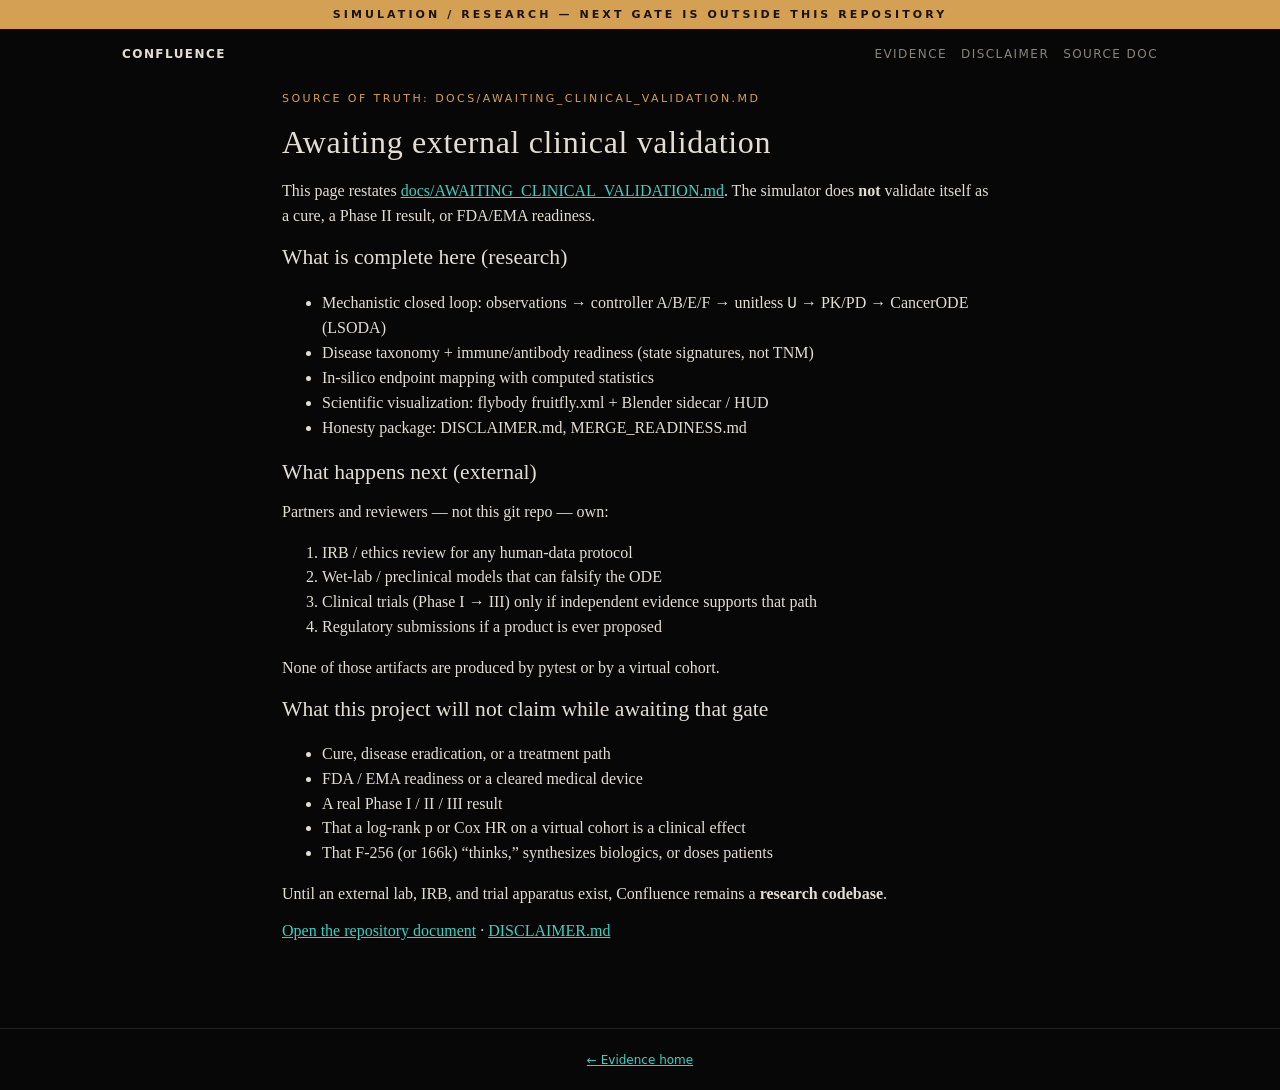
<file: evidence/awaiting-clinical-validation.html>
<!DOCTYPE html>
<html lang="en">
<head>
  <meta charset="utf-8" />
  <meta name="viewport" content="width=device-width, initial-scale=1" />
  <title>Awaiting external clinical validation — Project Confluence</title>
  <link rel="stylesheet" href="styles.css" />
</head>
<body>
  <div class="stamp">Simulation / research — next gate is outside this repository</div>
  <nav class="nav" aria-label="Primary">
    <a class="wordmark" href="./">Confluence</a>
    <div class="nav-links">
      <a href="./">Evidence</a>
      <a href="disclaimer.html">Disclaimer</a>
      <a href="https://github.com/cloudynirvana/project-confluence/blob/main/docs/AWAITING_CLINICAL_VALIDATION.md">Source doc</a>
    </div>
  </nav>
  <article class="doc">
    <p class="kicker">Source of truth: docs/AWAITING_CLINICAL_VALIDATION.md</p>
    <h1>Awaiting external clinical validation</h1>
    <p>
      This page restates
      <a href="https://github.com/cloudynirvana/project-confluence/blob/main/docs/AWAITING_CLINICAL_VALIDATION.md">docs/AWAITING_CLINICAL_VALIDATION.md</a>.
      The simulator does <strong>not</strong> validate itself as a cure, a Phase II
      result, or FDA/EMA readiness.
    </p>

    <h2>What is complete here (research)</h2>
    <ul>
      <li>Mechanistic closed loop: observations → controller A/B/E/F → unitless <code>U</code> → PK/PD → CancerODE (LSODA)</li>
      <li>Disease taxonomy + immune/antibody readiness (state signatures, not TNM)</li>
      <li>In-silico endpoint mapping with computed statistics</li>
      <li>Scientific visualization: flybody fruitfly.xml + Blender sidecar / HUD</li>
      <li>Honesty package: DISCLAIMER.md, MERGE_READINESS.md</li>
    </ul>

    <h2>What happens next (external)</h2>
    <p>Partners and reviewers — not this git repo — own:</p>
    <ol>
      <li>IRB / ethics review for any human-data protocol</li>
      <li>Wet-lab / preclinical models that can falsify the ODE</li>
      <li>Clinical trials (Phase I → III) only if independent evidence supports that path</li>
      <li>Regulatory submissions if a product is ever proposed</li>
    </ol>
    <p>None of those artifacts are produced by pytest or by a virtual cohort.</p>

    <h2>What this project will not claim while awaiting that gate</h2>
    <ul>
      <li>Cure, disease eradication, or a treatment path</li>
      <li>FDA / EMA readiness or a cleared medical device</li>
      <li>A real Phase I / II / III result</li>
      <li>That a log-rank p or Cox HR on a virtual cohort is a clinical effect</li>
      <li>That F-256 (or 166k) “thinks,” synthesizes biologics, or doses patients</li>
    </ul>
    <p>
      Until an external lab, IRB, and trial apparatus exist, Confluence remains a
      <strong>research codebase</strong>.
    </p>
    <p>
      <a href="https://github.com/cloudynirvana/project-confluence/blob/main/docs/AWAITING_CLINICAL_VALIDATION.md">Open the repository document</a>
      ·
      <a href="https://github.com/cloudynirvana/project-confluence/blob/main/DISCLAIMER.md">DISCLAIMER.md</a>
    </p>
  </article>
  <footer class="site"><a href="./">← Evidence home</a></footer>
</body>
</html>
</file>
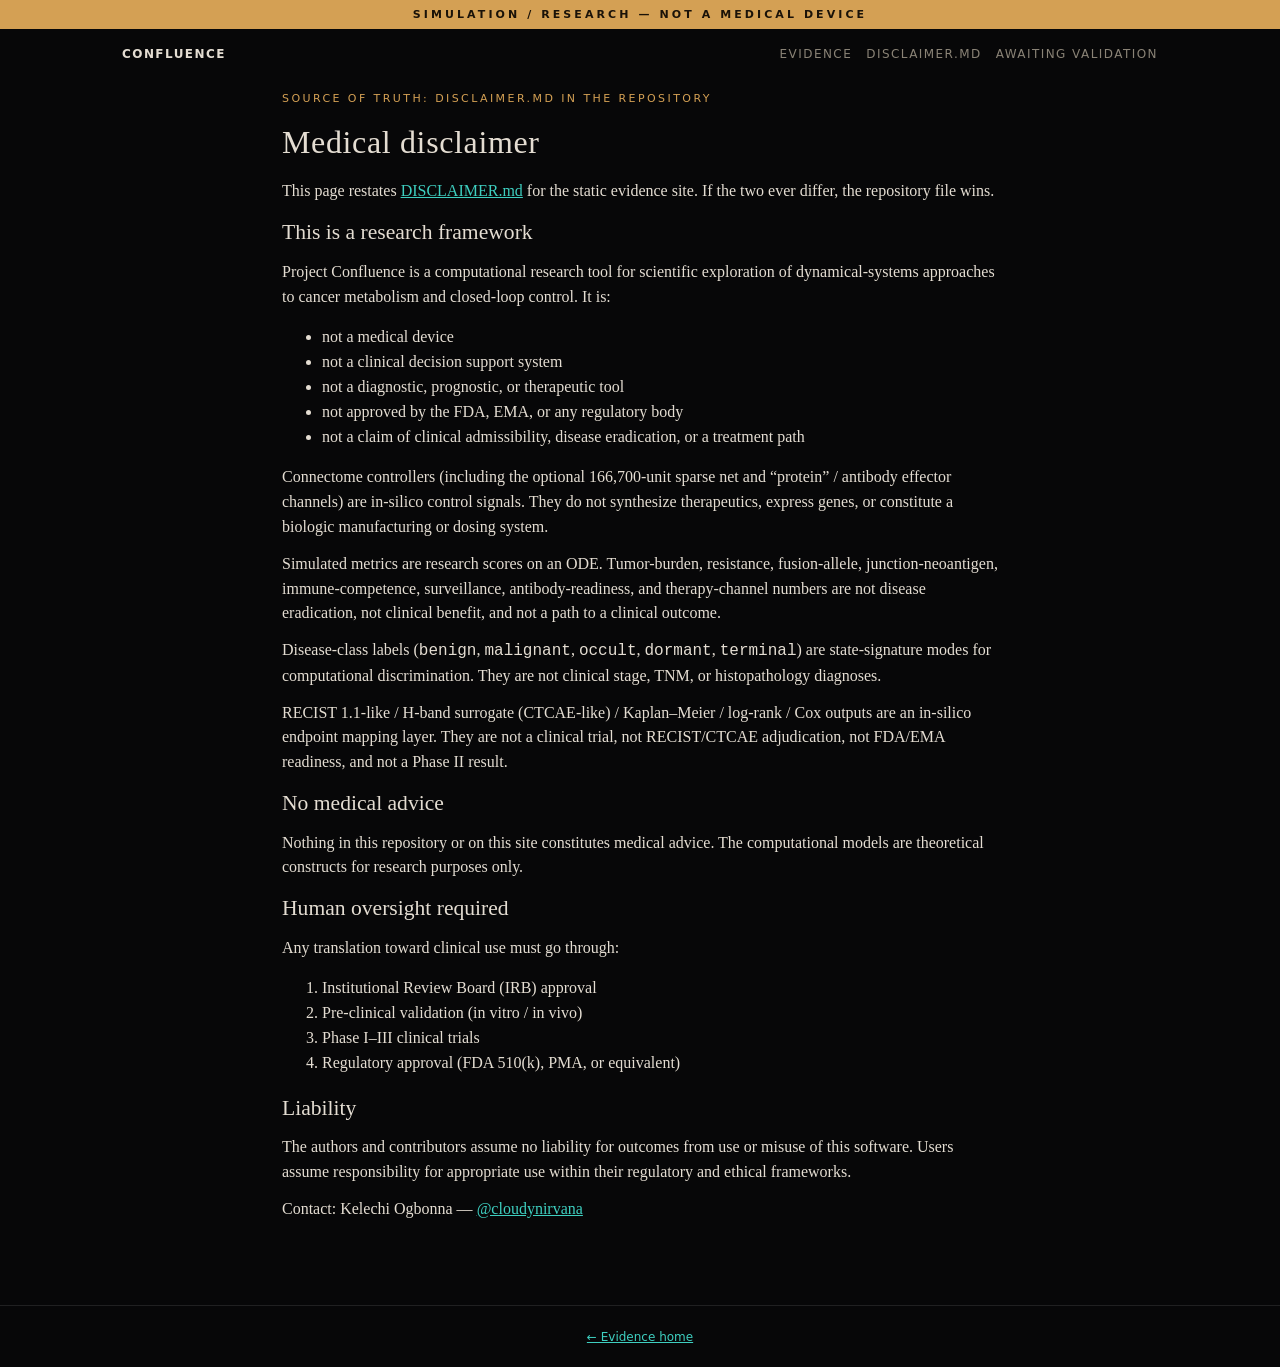
<file: evidence/disclaimer.html>
<!DOCTYPE html>
<html lang="en">
<head>
  <meta charset="utf-8" />
  <meta name="viewport" content="width=device-width, initial-scale=1" />
  <title>Disclaimer — Project Confluence</title>
  <link rel="stylesheet" href="styles.css" />
</head>
<body>
  <div class="stamp">Simulation / research — not a medical device</div>
  <nav class="nav" aria-label="Primary">
    <a class="wordmark" href="./">Confluence</a>
    <div class="nav-links">
      <a href="./">Evidence</a>
      <a href="https://github.com/cloudynirvana/project-confluence/blob/main/DISCLAIMER.md">DISCLAIMER.md</a>
      <a href="awaiting-clinical-validation.html">Awaiting validation</a>
    </div>
  </nav>
  <article class="doc">
    <p class="kicker">Source of truth: DISCLAIMER.md in the repository</p>
    <h1>Medical disclaimer</h1>
    <p>
      This page restates
      <a href="https://github.com/cloudynirvana/project-confluence/blob/main/DISCLAIMER.md">DISCLAIMER.md</a>
      for the static evidence site. If the two ever differ, the repository file wins.
    </p>

    <h2>This is a research framework</h2>
    <p>
      Project Confluence is a computational research tool for scientific exploration
      of dynamical-systems approaches to cancer metabolism and closed-loop control. It is:
    </p>
    <ul>
      <li>not a medical device</li>
      <li>not a clinical decision support system</li>
      <li>not a diagnostic, prognostic, or therapeutic tool</li>
      <li>not approved by the FDA, EMA, or any regulatory body</li>
      <li>not a claim of clinical admissibility, disease eradication, or a treatment path</li>
    </ul>
    <p>
      Connectome controllers (including the optional 166,700-unit sparse net and
      “protein” / antibody effector channels) are in-silico control signals. They do
      not synthesize therapeutics, express genes, or constitute a biologic
      manufacturing or dosing system.
    </p>
    <p>
      Simulated metrics are research scores on an ODE. Tumor-burden, resistance,
      fusion-allele, junction-neoantigen, immune-competence, surveillance,
      antibody-readiness, and therapy-channel numbers are not disease eradication,
      not clinical benefit, and not a path to a clinical outcome.
    </p>
    <p>
      Disease-class labels (<code>benign</code>, <code>malignant</code>,
      <code>occult</code>, <code>dormant</code>, <code>terminal</code>) are
      state-signature modes for computational discrimination. They are not clinical
      stage, TNM, or histopathology diagnoses.
    </p>
    <p>
      RECIST 1.1-like / H-band surrogate (CTCAE-like) / Kaplan–Meier / log-rank / Cox
      outputs are an in-silico endpoint mapping layer. They are not a clinical trial,
      not RECIST/CTCAE adjudication, not FDA/EMA readiness, and not a Phase II result.
    </p>

    <h2>No medical advice</h2>
    <p>
      Nothing in this repository or on this site constitutes medical advice. The
      computational models are theoretical constructs for research purposes only.
    </p>

    <h2>Human oversight required</h2>
    <p>Any translation toward clinical use must go through:</p>
    <ol>
      <li>Institutional Review Board (IRB) approval</li>
      <li>Pre-clinical validation (in vitro / in vivo)</li>
      <li>Phase I–III clinical trials</li>
      <li>Regulatory approval (FDA 510(k), PMA, or equivalent)</li>
    </ol>

    <h2>Liability</h2>
    <p>
      The authors and contributors assume no liability for outcomes from use or
      misuse of this software. Users assume responsibility for appropriate use
      within their regulatory and ethical frameworks.
    </p>
    <p>
      Contact: Kelechi Ogbonna —
      <a href="https://github.com/cloudynirvana">@cloudynirvana</a>
    </p>
  </article>
  <footer class="site"><a href="./">← Evidence home</a></footer>
</body>
</html>
</file>
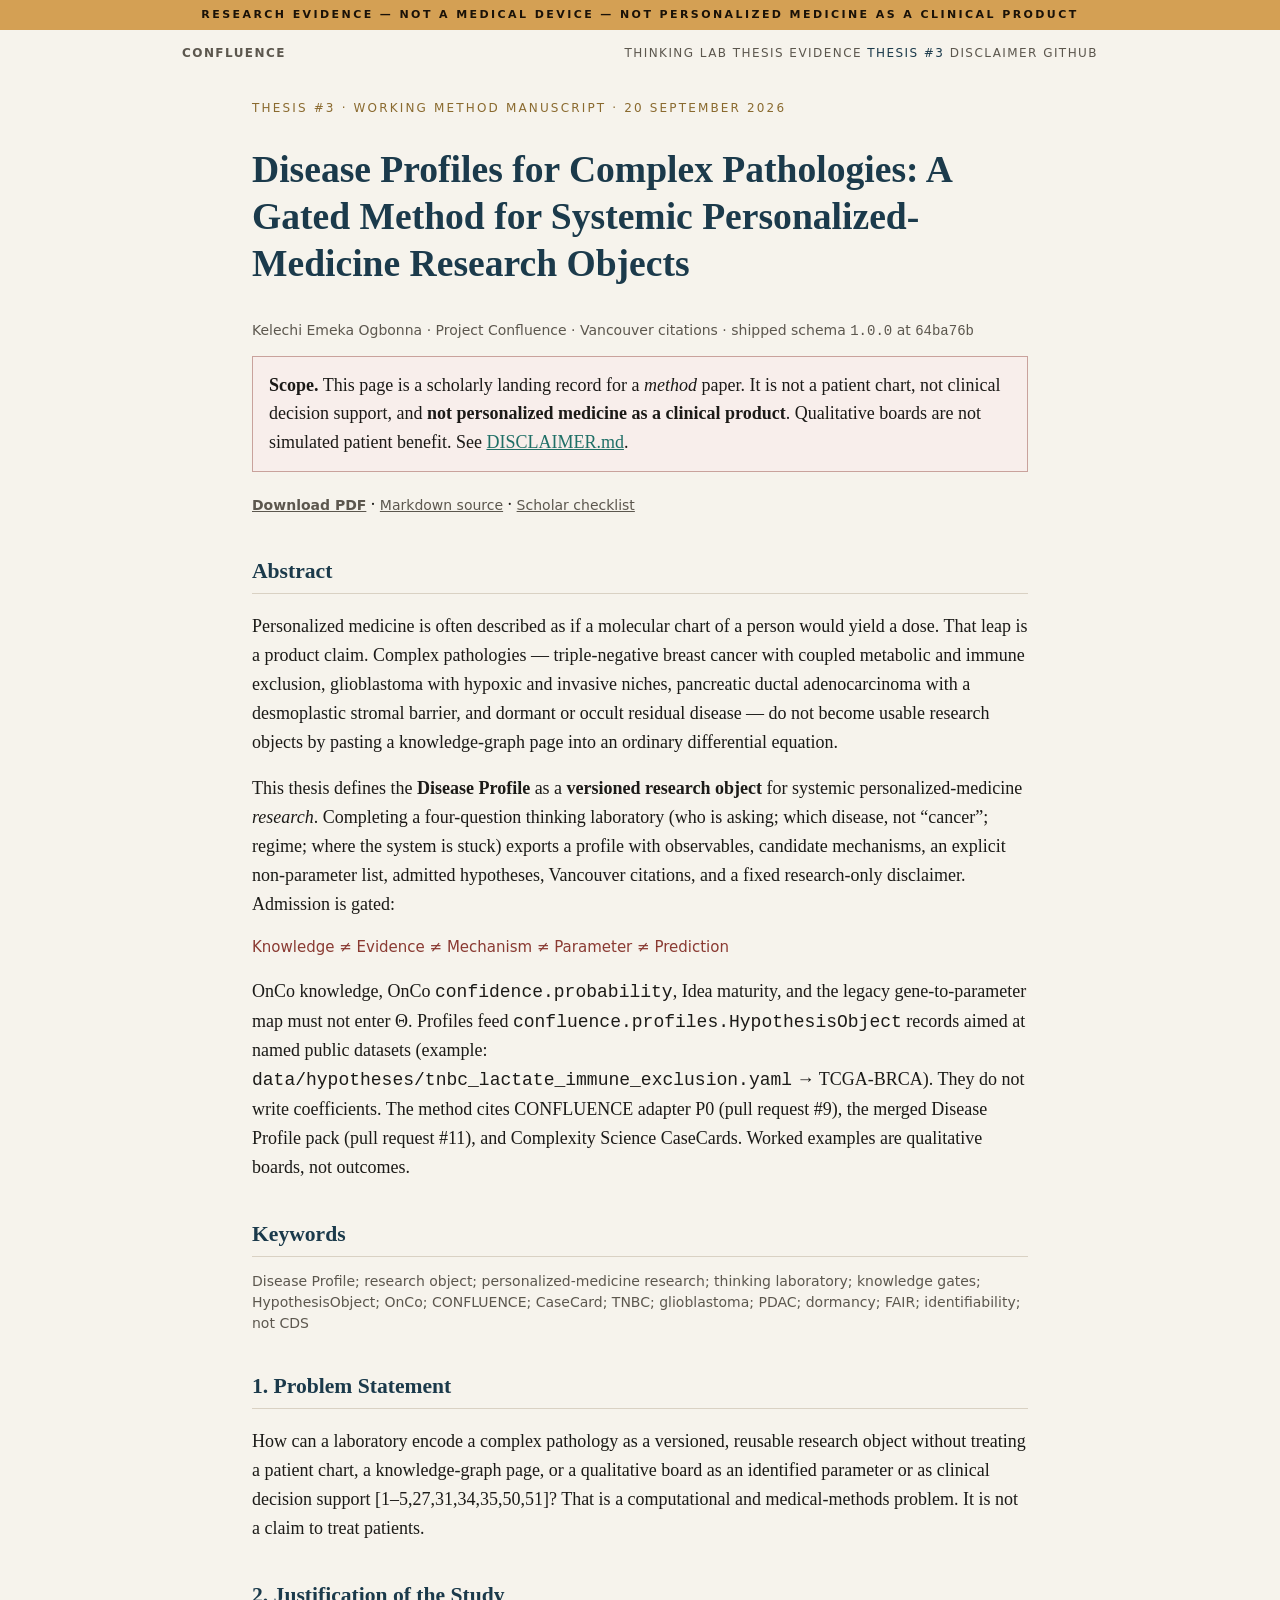
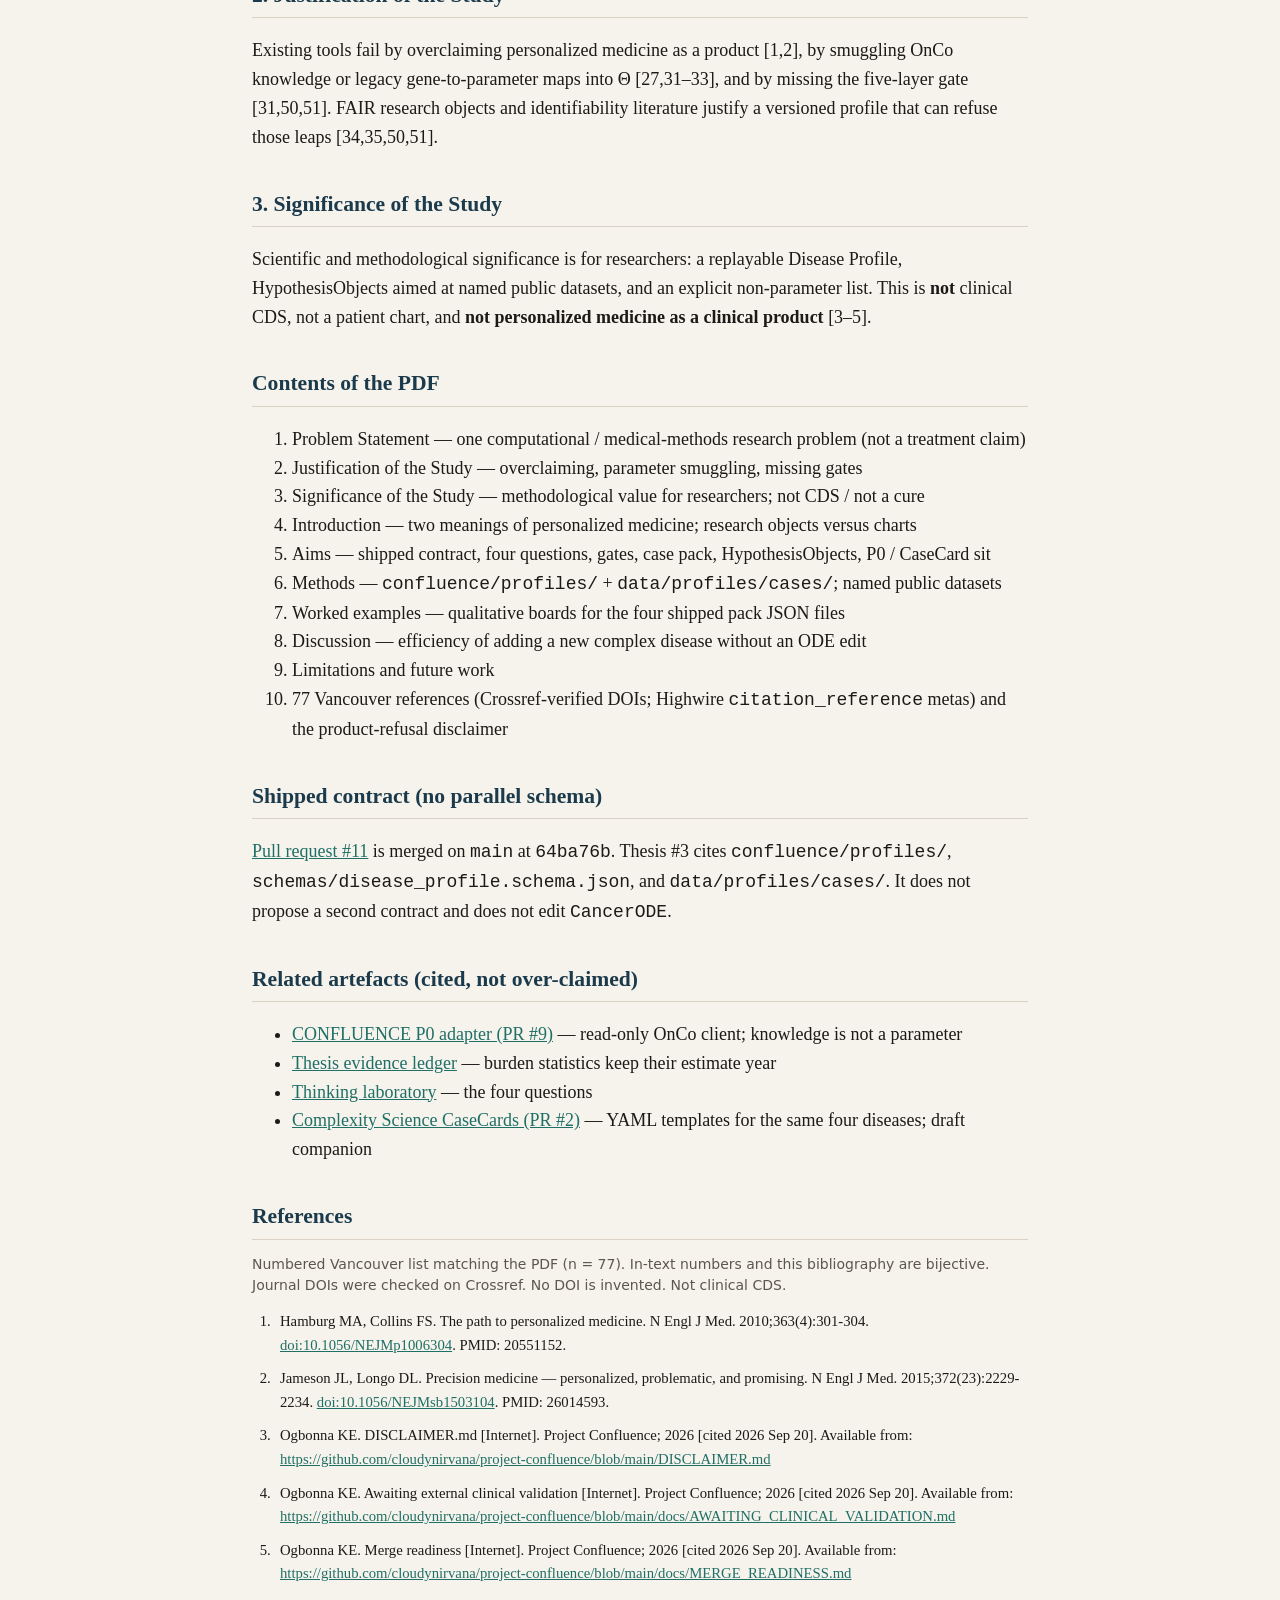
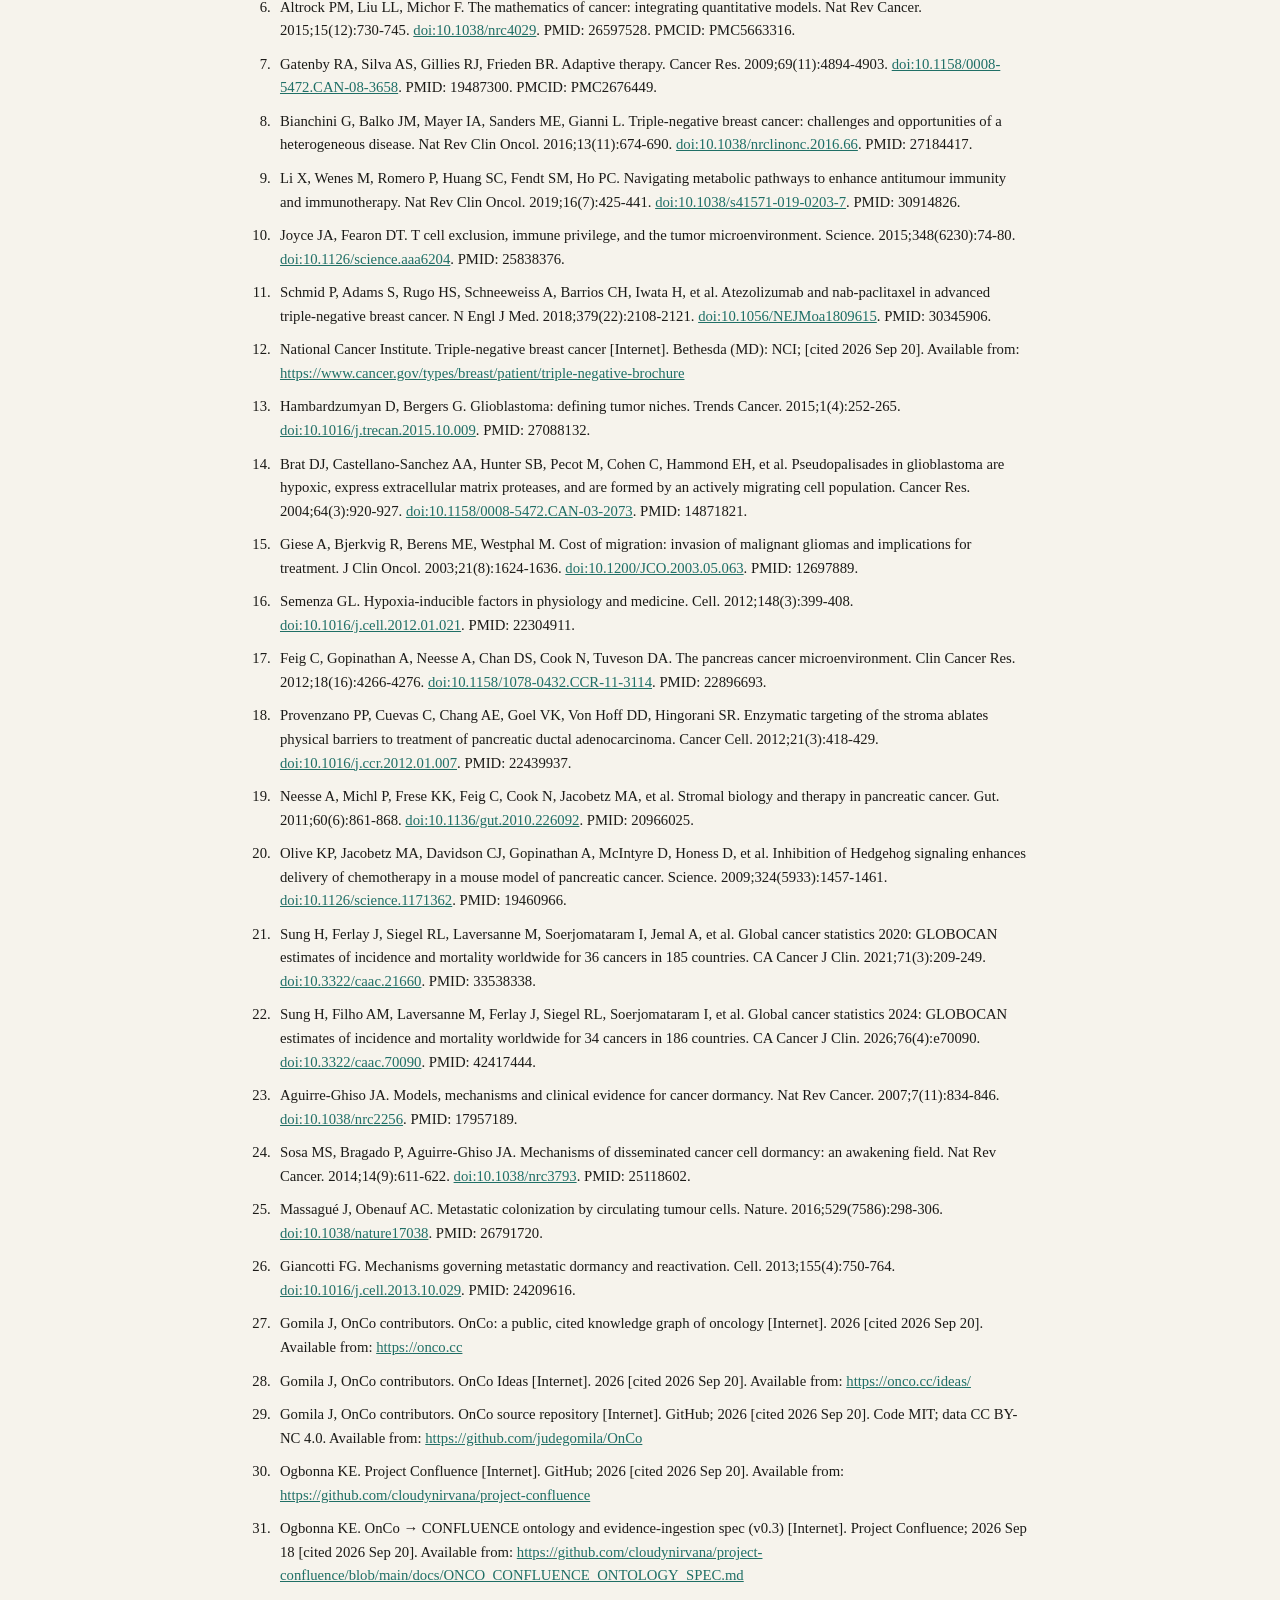
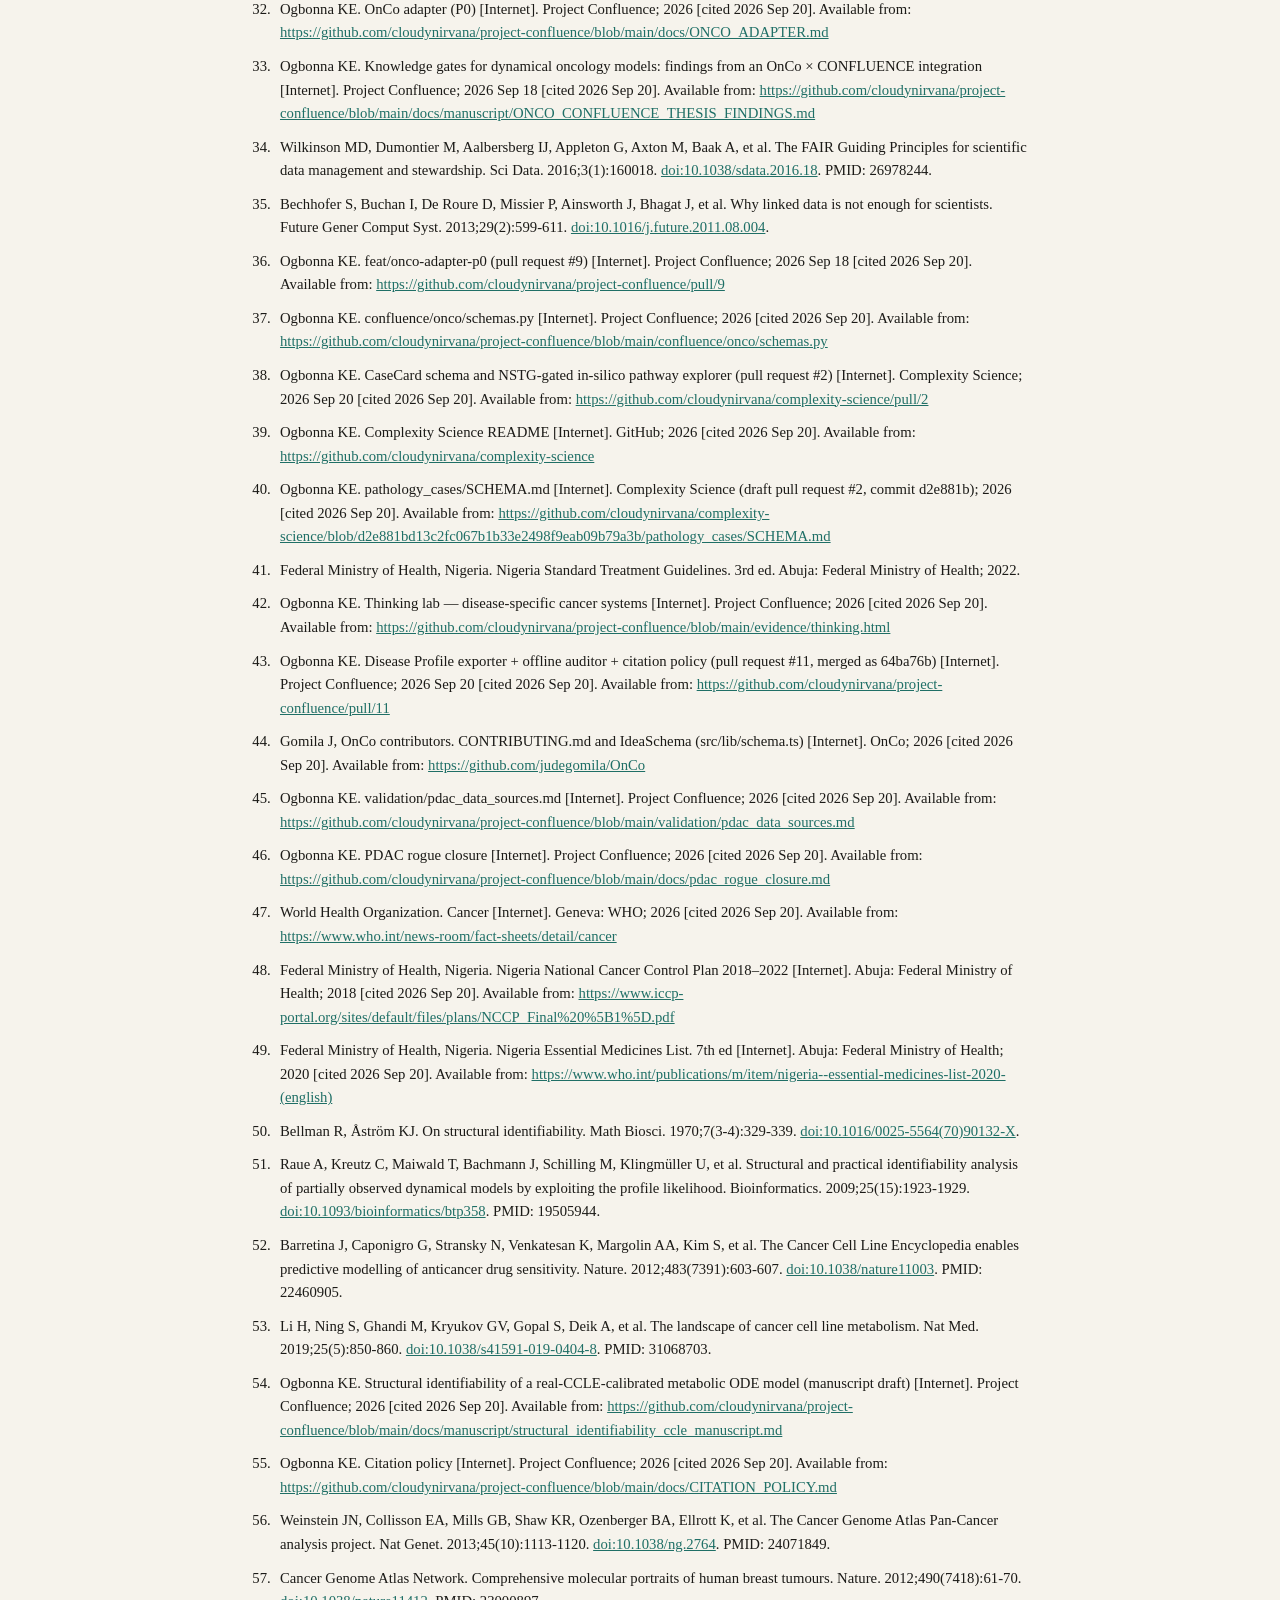
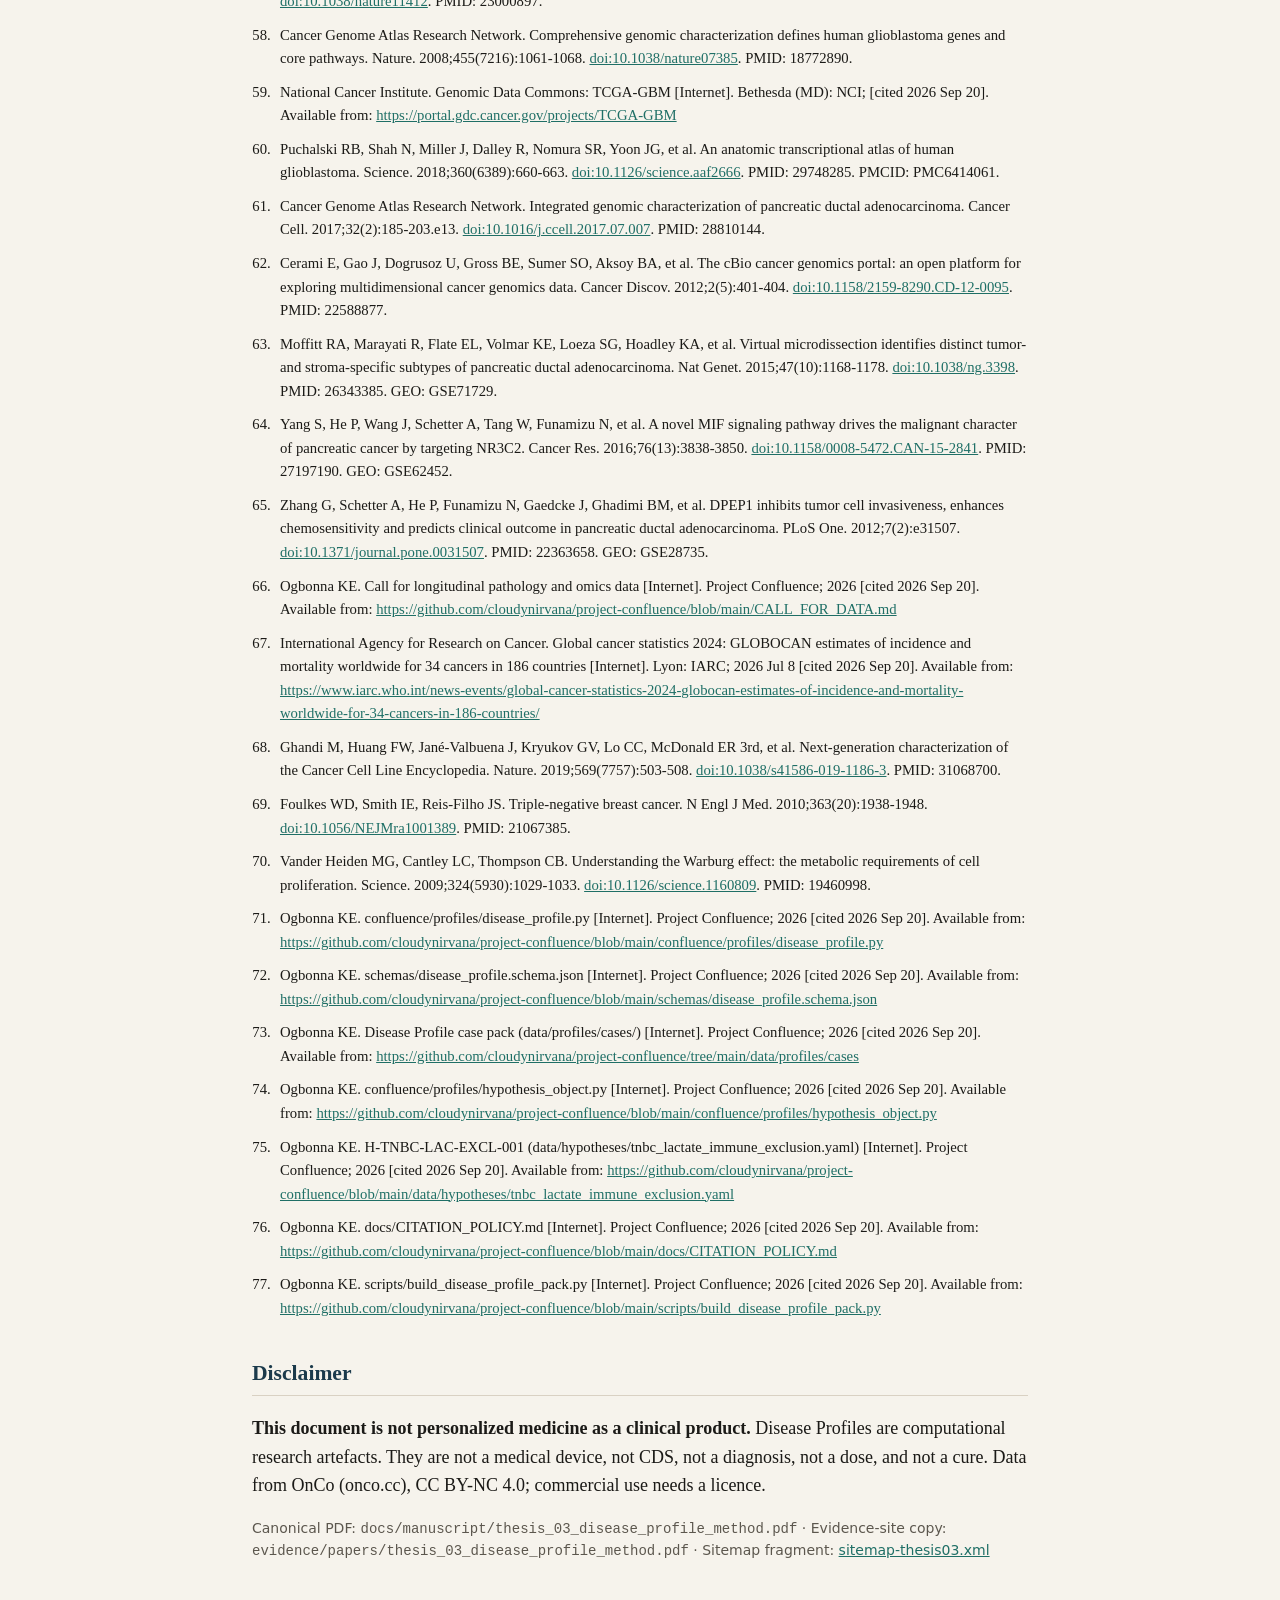
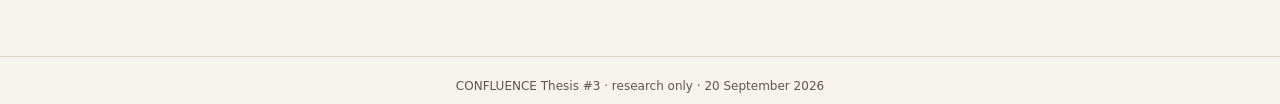
<file: evidence/thesis-03.html>
<!DOCTYPE html>
<html lang="en">
<head>
  <meta charset="utf-8" />
  <meta name="viewport" content="width=device-width, initial-scale=1" />
  <title>Disease Profiles for Complex Pathologies — Thesis #3 · Project Confluence</title>
  <meta name="description" content="Thesis #3 method paper: Disease Profiles as versioned research objects for systemic personalized-medicine research. Not a medical device. Not clinical CDS. Not personalized medicine as a clinical product." />
  <meta name="robots" content="index,follow" />
  <meta name="citation_title" content="Disease Profiles for Complex Pathologies: A Gated Method for Systemic Personalized-Medicine Research Objects" />
  <meta name="citation_author" content="Ogbonna, Kelechi Emeka" />
  <meta name="citation_publication_date" content="2026/09/20" />
  <meta name="citation_online_date" content="2026/09/20" />
  <meta name="citation_year" content="2026" />
  <meta name="citation_language" content="en" />
  <meta name="citation_technical_report_number" content="CONFLUENCE-THESIS-03" />
  <meta name="citation_technical_report_institution" content="Project Confluence" />
  <meta name="citation_keywords" content="Disease Profile; research object; personalized-medicine research; thinking laboratory; knowledge gates; HypothesisObject; OnCo; CONFLUENCE; CaseCard; triple-negative breast cancer; glioblastoma; pancreatic ductal adenocarcinoma; cancer dormancy; FAIR; identifiability; not clinical decision support" />
  <meta name="citation_abstract" content="This thesis defines the Disease Profile as a versioned research object for systemic personalized-medicine research, citing the shipped CONFLUENCE contract on main (confluence/profiles/, data/profiles/cases/, schemas/disease_profile.schema.json; PR #11, 64ba76b). A profile is not a patient chart, not clinical decision support, and not personalized medicine as a clinical product. Completing a four-question thinking laboratory exports a gated object: Knowledge ≠ Evidence ≠ Mechanism ≠ Parameter ≠ Prediction. Profiles feed confluence.profiles.HypothesisObject records aimed at named public datasets without writing OnCo knowledge into Θ. Worked examples are qualitative boards for the four case-pack JSON files (TNBC, GBM, PDAC, dormancy/occult), aligned with Complexity Science CaseCards and CONFLUENCE adapter P0. No patient benefit is claimed." />
  <meta name="citation_pdf_url" content="https://raw.githubusercontent.com/cloudynirvana/project-confluence/main/docs/manuscript/thesis_03_disease_profile_method.pdf" />
  <meta name="citation_fulltext_html_url" content="https://github.com/cloudynirvana/project-confluence/blob/main/evidence/thesis-03.html" />
  <meta name="citation_fulltext_world_readable" content="true" />
  <meta name="citation_reference" content="citation_title=The path to personalized medicine; citation_author=Hamburg MA; citation_author=Collins FS; citation_journal_title=N Engl J Med; citation_publication_date=2010; citation_volume=363; citation_issue=4; citation_firstpage=301; citation_lastpage=304; citation_doi=10.1056/NEJMp1006304; citation_pmid=20551152" />
  <meta name="citation_reference" content="citation_title=Precision medicine — personalized, problematic, and promising; citation_author=Jameson JL; citation_author=Longo DL; citation_journal_title=N Engl J Med; citation_publication_date=2015; citation_volume=372; citation_issue=23; citation_firstpage=2229; citation_lastpage=2234; citation_doi=10.1056/NEJMsb1503104; citation_pmid=26014593" />
  <meta name="citation_reference" content="citation_title=DISCLAIMER.md; citation_author=Ogbonna KE; citation_publication_date=2026; citation_fulltext_html_url=https://github.com/cloudynirvana/project-confluence/blob/main/DISCLAIMER.md" />
  <meta name="citation_reference" content="citation_title=Awaiting external clinical validation; citation_author=Ogbonna KE; citation_publication_date=2026; citation_fulltext_html_url=https://github.com/cloudynirvana/project-confluence/blob/main/docs/AWAITING_CLINICAL_VALIDATION.md" />
  <meta name="citation_reference" content="citation_title=Merge readiness; citation_author=Ogbonna KE; citation_publication_date=2026; citation_fulltext_html_url=https://github.com/cloudynirvana/project-confluence/blob/main/docs/MERGE_READINESS.md" />
  <meta name="citation_reference" content="citation_title=The mathematics of cancer: integrating quantitative models; citation_author=Altrock PM; citation_author=Liu LL; citation_author=Michor F; citation_journal_title=Nat Rev Cancer; citation_publication_date=2015; citation_volume=15; citation_issue=12; citation_firstpage=730; citation_lastpage=745; citation_doi=10.1038/nrc4029; citation_pmid=26597528" />
  <meta name="citation_reference" content="citation_title=Adaptive therapy; citation_author=Gatenby RA; citation_author=Silva AS; citation_author=Gillies RJ; citation_author=Frieden BR; citation_journal_title=Cancer Res; citation_publication_date=2009; citation_volume=69; citation_issue=11; citation_firstpage=4894; citation_lastpage=4903; citation_doi=10.1158/0008-5472.CAN-08-3658; citation_pmid=19487300" />
  <meta name="citation_reference" content="citation_title=Triple-negative breast cancer: challenges and opportunities of a heterogeneous disease; citation_author=Bianchini G; citation_author=Balko JM; citation_author=Mayer IA; citation_author=Sanders ME; citation_author=Gianni L; citation_journal_title=Nat Rev Clin Oncol; citation_publication_date=2016; citation_volume=13; citation_issue=11; citation_firstpage=674; citation_lastpage=690; citation_doi=10.1038/nrclinonc.2016.66; citation_pmid=27184417" />
  <meta name="citation_reference" content="citation_title=Navigating metabolic pathways to enhance antitumour immunity and immunotherapy; citation_author=Li X; citation_author=Wenes M; citation_author=Romero P; citation_author=Huang SC; citation_author=Fendt SM; citation_author=Ho PC; citation_journal_title=Nat Rev Clin Oncol; citation_publication_date=2019; citation_volume=16; citation_issue=7; citation_firstpage=425; citation_lastpage=441; citation_doi=10.1038/s41571-019-0203-7; citation_pmid=30914826" />
  <meta name="citation_reference" content="citation_title=T cell exclusion, immune privilege, and the tumor microenvironment; citation_author=Joyce JA; citation_author=Fearon DT; citation_journal_title=Science; citation_publication_date=2015; citation_volume=348; citation_issue=6230; citation_firstpage=74; citation_lastpage=80; citation_doi=10.1126/science.aaa6204; citation_pmid=25838376" />
  <meta name="citation_reference" content="citation_title=Atezolizumab and nab-paclitaxel in advanced triple-negative breast cancer; citation_author=Schmid P; citation_author=Adams S; citation_author=Rugo HS; citation_author=Schneeweiss A; citation_author=Barrios CH; citation_author=Iwata H; citation_journal_title=N Engl J Med; citation_publication_date=2018; citation_volume=379; citation_issue=22; citation_firstpage=2108; citation_lastpage=2121; citation_doi=10.1056/NEJMoa1809615; citation_pmid=30345906" />
  <meta name="citation_reference" content="citation_title=Triple-negative breast cancer; citation_author=National Cancer Institute; citation_fulltext_html_url=https://www.cancer.gov/types/breast/patient/triple-negative-brochure" />
  <meta name="citation_reference" content="citation_title=Glioblastoma: defining tumor niches; citation_author=Hambardzumyan D; citation_author=Bergers G; citation_journal_title=Trends Cancer; citation_publication_date=2015; citation_volume=1; citation_issue=4; citation_firstpage=252; citation_lastpage=265; citation_doi=10.1016/j.trecan.2015.10.009; citation_pmid=27088132" />
  <meta name="citation_reference" content="citation_title=Pseudopalisades in glioblastoma are hypoxic, express extracellular matrix proteases, and are formed by an actively migrating cell population; citation_author=Brat DJ; citation_author=Castellano-Sanchez AA; citation_author=Hunter SB; citation_author=Pecot M; citation_author=Cohen C; citation_author=Hammond EH; citation_journal_title=Cancer Res; citation_publication_date=2004; citation_volume=64; citation_issue=3; citation_firstpage=920; citation_lastpage=927; citation_doi=10.1158/0008-5472.CAN-03-2073; citation_pmid=14871821" />
  <meta name="citation_reference" content="citation_title=Cost of migration: invasion of malignant gliomas and implications for treatment; citation_author=Giese A; citation_author=Bjerkvig R; citation_author=Berens ME; citation_author=Westphal M; citation_journal_title=J Clin Oncol; citation_publication_date=2003; citation_volume=21; citation_issue=8; citation_firstpage=1624; citation_lastpage=1636; citation_doi=10.1200/JCO.2003.05.063; citation_pmid=12697889" />
  <meta name="citation_reference" content="citation_title=Hypoxia-inducible factors in physiology and medicine; citation_author=Semenza GL; citation_journal_title=Cell; citation_publication_date=2012; citation_volume=148; citation_issue=3; citation_firstpage=399; citation_lastpage=408; citation_doi=10.1016/j.cell.2012.01.021; citation_pmid=22304911" />
  <meta name="citation_reference" content="citation_title=The pancreas cancer microenvironment; citation_author=Feig C; citation_author=Gopinathan A; citation_author=Neesse A; citation_author=Chan DS; citation_author=Cook N; citation_author=Tuveson DA; citation_journal_title=Clin Cancer Res; citation_publication_date=2012; citation_volume=18; citation_issue=16; citation_firstpage=4266; citation_lastpage=4276; citation_doi=10.1158/1078-0432.CCR-11-3114; citation_pmid=22896693" />
  <meta name="citation_reference" content="citation_title=Enzymatic targeting of the stroma ablates physical barriers to treatment of pancreatic ductal adenocarcinoma; citation_author=Provenzano PP; citation_author=Cuevas C; citation_author=Chang AE; citation_author=Goel VK; citation_author=Von Hoff DD; citation_author=Hingorani SR; citation_journal_title=Cancer Cell; citation_publication_date=2012; citation_volume=21; citation_issue=3; citation_firstpage=418; citation_lastpage=429; citation_doi=10.1016/j.ccr.2012.01.007; citation_pmid=22439937" />
  <meta name="citation_reference" content="citation_title=Stromal biology and therapy in pancreatic cancer; citation_author=Neesse A; citation_author=Michl P; citation_author=Frese KK; citation_author=Feig C; citation_author=Cook N; citation_author=Jacobetz MA; citation_journal_title=Gut; citation_publication_date=2011; citation_volume=60; citation_issue=6; citation_firstpage=861; citation_lastpage=868; citation_doi=10.1136/gut.2010.226092; citation_pmid=20966025" />
  <meta name="citation_reference" content="citation_title=Inhibition of Hedgehog signaling enhances delivery of chemotherapy in a mouse model of pancreatic cancer; citation_author=Olive KP; citation_author=Jacobetz MA; citation_author=Davidson CJ; citation_author=Gopinathan A; citation_author=McIntyre D; citation_author=Honess D; citation_journal_title=Science; citation_publication_date=2009; citation_volume=324; citation_issue=5933; citation_firstpage=1457; citation_lastpage=1461; citation_doi=10.1126/science.1171362; citation_pmid=19460966" />
  <meta name="citation_reference" content="citation_title=Global cancer statistics 2020: GLOBOCAN estimates of incidence and mortality worldwide for 36 cancers in 185 countries; citation_author=Sung H; citation_author=Ferlay J; citation_author=Siegel RL; citation_author=Laversanne M; citation_author=Soerjomataram I; citation_author=Jemal A; citation_journal_title=CA Cancer J Clin; citation_publication_date=2021; citation_volume=71; citation_issue=3; citation_firstpage=209; citation_lastpage=249; citation_doi=10.3322/caac.21660; citation_pmid=33538338" />
  <meta name="citation_reference" content="citation_title=Global cancer statistics 2024: GLOBOCAN estimates of incidence and mortality worldwide for 34 cancers in 186 countries; citation_author=Sung H; citation_author=Filho AM; citation_author=Laversanne M; citation_author=Ferlay J; citation_author=Siegel RL; citation_author=Soerjomataram I; citation_journal_title=CA Cancer J Clin; citation_publication_date=2026; citation_volume=76; citation_issue=4; citation_firstpage=e70090; citation_doi=10.3322/caac.70090; citation_pmid=42417444" />
  <meta name="citation_reference" content="citation_title=Models, mechanisms and clinical evidence for cancer dormancy; citation_author=Aguirre-Ghiso JA; citation_journal_title=Nat Rev Cancer; citation_publication_date=2007; citation_volume=7; citation_issue=11; citation_firstpage=834; citation_lastpage=846; citation_doi=10.1038/nrc2256; citation_pmid=17957189" />
  <meta name="citation_reference" content="citation_title=Mechanisms of disseminated cancer cell dormancy: an awakening field; citation_author=Sosa MS; citation_author=Bragado P; citation_author=Aguirre-Ghiso JA; citation_journal_title=Nat Rev Cancer; citation_publication_date=2014; citation_volume=14; citation_issue=9; citation_firstpage=611; citation_lastpage=622; citation_doi=10.1038/nrc3793; citation_pmid=25118602" />
  <meta name="citation_reference" content="citation_title=Metastatic colonization by circulating tumour cells; citation_author=Massagué J; citation_author=Obenauf AC; citation_journal_title=Nature; citation_publication_date=2016; citation_volume=529; citation_issue=7586; citation_firstpage=298; citation_lastpage=306; citation_doi=10.1038/nature17038; citation_pmid=26791720" />
  <meta name="citation_reference" content="citation_title=Mechanisms governing metastatic dormancy and reactivation; citation_author=Giancotti FG; citation_journal_title=Cell; citation_publication_date=2013; citation_volume=155; citation_issue=4; citation_firstpage=750; citation_lastpage=764; citation_doi=10.1016/j.cell.2013.10.029; citation_pmid=24209616" />
  <meta name="citation_reference" content="citation_title=OnCo: a public, cited knowledge graph of oncology; citation_author=Gomila J; citation_author=OnCo contributors; citation_publication_date=2026; citation_fulltext_html_url=https://onco.cc" />
  <meta name="citation_reference" content="citation_title=OnCo Ideas; citation_author=Gomila J; citation_author=OnCo contributors; citation_publication_date=2026; citation_fulltext_html_url=https://onco.cc/ideas/" />
  <meta name="citation_reference" content="citation_title=OnCo source repository; citation_author=Gomila J; citation_author=OnCo contributors; citation_publication_date=2026; citation_fulltext_html_url=https://github.com/judegomila/OnCo" />
  <meta name="citation_reference" content="citation_title=Project Confluence; citation_author=Ogbonna KE; citation_publication_date=2026; citation_fulltext_html_url=https://github.com/cloudynirvana/project-confluence" />
  <meta name="citation_reference" content="citation_title=OnCo → CONFLUENCE ontology and evidence-ingestion spec (v0.3); citation_author=Ogbonna KE; citation_publication_date=2026; citation_fulltext_html_url=https://github.com/cloudynirvana/project-confluence/blob/main/docs/ONCO_CONFLUENCE_ONTOLOGY_SPEC.md" />
  <meta name="citation_reference" content="citation_title=OnCo adapter (P0); citation_author=Ogbonna KE; citation_publication_date=2026; citation_fulltext_html_url=https://github.com/cloudynirvana/project-confluence/blob/main/docs/ONCO_ADAPTER.md" />
  <meta name="citation_reference" content="citation_title=Knowledge gates for dynamical oncology models: findings from an OnCo × CONFLUENCE integration; citation_author=Ogbonna KE; citation_publication_date=2026; citation_fulltext_html_url=https://github.com/cloudynirvana/project-confluence/blob/main/docs/manuscript/ONCO_CONFLUENCE_THESIS_FINDINGS.md" />
  <meta name="citation_reference" content="citation_title=The FAIR Guiding Principles for scientific data management and stewardship; citation_author=Wilkinson MD; citation_author=Dumontier M; citation_author=Aalbersberg IJ; citation_author=Appleton G; citation_author=Axton M; citation_author=Baak A; citation_journal_title=Sci Data; citation_publication_date=2016; citation_volume=3; citation_issue=1; citation_firstpage=160018; citation_doi=10.1038/sdata.2016.18; citation_pmid=26978244" />
  <meta name="citation_reference" content="citation_title=Why linked data is not enough for scientists; citation_author=Bechhofer S; citation_author=Buchan I; citation_author=De Roure D; citation_author=Missier P; citation_author=Ainsworth J; citation_author=Bhagat J; citation_journal_title=Future Gener Comput Syst; citation_publication_date=2013; citation_volume=29; citation_issue=2; citation_firstpage=599; citation_lastpage=611; citation_doi=10.1016/j.future.2011.08.004" />
  <meta name="citation_reference" content="citation_title=feat/onco-adapter-p0 (pull request #9); citation_author=Ogbonna KE; citation_publication_date=2026; citation_fulltext_html_url=https://github.com/cloudynirvana/project-confluence/pull/9" />
  <meta name="citation_reference" content="citation_title=confluence/onco/schemas.py; citation_author=Ogbonna KE; citation_publication_date=2026; citation_fulltext_html_url=https://github.com/cloudynirvana/project-confluence/blob/main/confluence/onco/schemas.py" />
  <meta name="citation_reference" content="citation_title=CaseCard schema and NSTG-gated in-silico pathway explorer (pull request #2); citation_author=Ogbonna KE; citation_publication_date=2026; citation_fulltext_html_url=https://github.com/cloudynirvana/complexity-science/pull/2" />
  <meta name="citation_reference" content="citation_title=Complexity Science README; citation_author=Ogbonna KE; citation_publication_date=2026; citation_fulltext_html_url=https://github.com/cloudynirvana/complexity-science" />
  <meta name="citation_reference" content="citation_title=pathology_cases/SCHEMA.md; citation_author=Ogbonna KE; citation_publication_date=2026; citation_fulltext_html_url=https://github.com/cloudynirvana/complexity-science/blob/d2e881bd13c2fc067b1b33e2498f9eab09b79a3b/pathology_cases/SCHEMA.md" />
  <meta name="citation_reference" content="citation_title=Nigeria Standard Treatment Guidelines; citation_author=Federal Ministry of Health, Nigeria; citation_publication_date=2022" />
  <meta name="citation_reference" content="citation_title=Thinking lab — disease-specific cancer systems; citation_author=Ogbonna KE; citation_publication_date=2026; citation_fulltext_html_url=https://github.com/cloudynirvana/project-confluence/blob/main/evidence/thinking.html" />
  <meta name="citation_reference" content="citation_title=Disease Profile exporter + offline auditor + citation policy (pull request #11, merged as 64ba76b); citation_author=Ogbonna KE; citation_publication_date=2026; citation_fulltext_html_url=https://github.com/cloudynirvana/project-confluence/pull/11" />
  <meta name="citation_reference" content="citation_title=CONTRIBUTING.md and IdeaSchema (src/lib/schema.ts); citation_author=Gomila J; citation_author=OnCo contributors; citation_publication_date=2026; citation_fulltext_html_url=https://github.com/judegomila/OnCo" />
  <meta name="citation_reference" content="citation_title=validation/pdac_data_sources.md; citation_author=Ogbonna KE; citation_publication_date=2026; citation_fulltext_html_url=https://github.com/cloudynirvana/project-confluence/blob/main/validation/pdac_data_sources.md" />
  <meta name="citation_reference" content="citation_title=PDAC rogue closure; citation_author=Ogbonna KE; citation_publication_date=2026; citation_fulltext_html_url=https://github.com/cloudynirvana/project-confluence/blob/main/docs/pdac_rogue_closure.md" />
  <meta name="citation_reference" content="citation_title=Cancer; citation_author=World Health Organization; citation_publication_date=2026; citation_fulltext_html_url=https://www.who.int/news-room/fact-sheets/detail/cancer" />
  <meta name="citation_reference" content="citation_title=Nigeria National Cancer Control Plan 2018–2022; citation_author=Federal Ministry of Health, Nigeria; citation_publication_date=2018; citation_fulltext_html_url=https://www.iccp-portal.org/sites/default/files/plans/NCCP_Final%20%5B1%5D.pdf" />
  <meta name="citation_reference" content="citation_title=Nigeria Essential Medicines List; citation_author=Federal Ministry of Health, Nigeria; citation_publication_date=2020; citation_fulltext_html_url=https://www.who.int/publications/m/item/nigeria--essential-medicines-list-2020-(english)" />
  <meta name="citation_reference" content="citation_title=On structural identifiability; citation_author=Bellman R; citation_author=Åström KJ; citation_journal_title=Math Biosci; citation_publication_date=1970; citation_volume=7; citation_issue=3-4; citation_firstpage=329; citation_lastpage=339; citation_doi=10.1016/0025-5564(70)90132-X" />
  <meta name="citation_reference" content="citation_title=Structural and practical identifiability analysis of partially observed dynamical models by exploiting the profile likelihood; citation_author=Raue A; citation_author=Kreutz C; citation_author=Maiwald T; citation_author=Bachmann J; citation_author=Schilling M; citation_author=Klingmüller U; citation_journal_title=Bioinformatics; citation_publication_date=2009; citation_volume=25; citation_issue=15; citation_firstpage=1923; citation_lastpage=1929; citation_doi=10.1093/bioinformatics/btp358; citation_pmid=19505944" />
  <meta name="citation_reference" content="citation_title=The Cancer Cell Line Encyclopedia enables predictive modelling of anticancer drug sensitivity; citation_author=Barretina J; citation_author=Caponigro G; citation_author=Stransky N; citation_author=Venkatesan K; citation_author=Margolin AA; citation_author=Kim S; citation_journal_title=Nature; citation_publication_date=2012; citation_volume=483; citation_issue=7391; citation_firstpage=603; citation_lastpage=607; citation_doi=10.1038/nature11003; citation_pmid=22460905" />
  <meta name="citation_reference" content="citation_title=The landscape of cancer cell line metabolism; citation_author=Li H; citation_author=Ning S; citation_author=Ghandi M; citation_author=Kryukov GV; citation_author=Gopal S; citation_author=Deik A; citation_journal_title=Nat Med; citation_publication_date=2019; citation_volume=25; citation_issue=5; citation_firstpage=850; citation_lastpage=860; citation_doi=10.1038/s41591-019-0404-8; citation_pmid=31068703" />
  <meta name="citation_reference" content="citation_title=Structural identifiability of a real-CCLE-calibrated metabolic ODE model (manuscript draft); citation_author=Ogbonna KE; citation_publication_date=2026; citation_fulltext_html_url=https://github.com/cloudynirvana/project-confluence/blob/main/docs/manuscript/structural_identifiability_ccle_manuscript.md" />
  <meta name="citation_reference" content="citation_title=Citation policy; citation_author=Ogbonna KE; citation_publication_date=2026; citation_fulltext_html_url=https://github.com/cloudynirvana/project-confluence/blob/main/docs/CITATION_POLICY.md" />
  <meta name="citation_reference" content="citation_title=The Cancer Genome Atlas Pan-Cancer analysis project; citation_author=Weinstein JN; citation_author=Collisson EA; citation_author=Mills GB; citation_author=Shaw KR; citation_author=Ozenberger BA; citation_author=Ellrott K; citation_journal_title=Nat Genet; citation_publication_date=2013; citation_volume=45; citation_issue=10; citation_firstpage=1113; citation_lastpage=1120; citation_doi=10.1038/ng.2764; citation_pmid=24071849" />
  <meta name="citation_reference" content="citation_title=Comprehensive molecular portraits of human breast tumours; citation_author=Cancer Genome Atlas Network; citation_journal_title=Nature; citation_publication_date=2012; citation_volume=490; citation_issue=7418; citation_firstpage=61; citation_lastpage=70; citation_doi=10.1038/nature11412; citation_pmid=23000897" />
  <meta name="citation_reference" content="citation_title=Comprehensive genomic characterization defines human glioblastoma genes and core pathways; citation_author=Cancer Genome Atlas Research Network; citation_journal_title=Nature; citation_publication_date=2008; citation_volume=455; citation_issue=7216; citation_firstpage=1061; citation_lastpage=1068; citation_doi=10.1038/nature07385; citation_pmid=18772890" />
  <meta name="citation_reference" content="citation_title=Genomic Data Commons: TCGA-GBM; citation_author=National Cancer Institute; citation_fulltext_html_url=https://portal.gdc.cancer.gov/projects/TCGA-GBM" />
  <meta name="citation_reference" content="citation_title=An anatomic transcriptional atlas of human glioblastoma; citation_author=Puchalski RB; citation_author=Shah N; citation_author=Miller J; citation_author=Dalley R; citation_author=Nomura SR; citation_author=Yoon JG; citation_journal_title=Science; citation_publication_date=2018; citation_volume=360; citation_issue=6389; citation_firstpage=660; citation_lastpage=663; citation_doi=10.1126/science.aaf2666; citation_pmid=29748285" />
  <meta name="citation_reference" content="citation_title=Integrated genomic characterization of pancreatic ductal adenocarcinoma; citation_author=Cancer Genome Atlas Research Network; citation_journal_title=Cancer Cell; citation_publication_date=2017; citation_volume=32; citation_issue=2; citation_firstpage=185; citation_lastpage=203; citation_doi=10.1016/j.ccell.2017.07.007; citation_pmid=28810144" />
  <meta name="citation_reference" content="citation_title=The cBio cancer genomics portal: an open platform for exploring multidimensional cancer genomics data; citation_author=Cerami E; citation_author=Gao J; citation_author=Dogrusoz U; citation_author=Gross BE; citation_author=Sumer SO; citation_author=Aksoy BA; citation_journal_title=Cancer Discov; citation_publication_date=2012; citation_volume=2; citation_issue=5; citation_firstpage=401; citation_lastpage=404; citation_doi=10.1158/2159-8290.CD-12-0095; citation_pmid=22588877" />
  <meta name="citation_reference" content="citation_title=Virtual microdissection identifies distinct tumor- and stroma-specific subtypes of pancreatic ductal adenocarcinoma; citation_author=Moffitt RA; citation_author=Marayati R; citation_author=Flate EL; citation_author=Volmar KE; citation_author=Loeza SG; citation_author=Hoadley KA; citation_journal_title=Nat Genet; citation_publication_date=2015; citation_volume=47; citation_issue=10; citation_firstpage=1168; citation_lastpage=1178; citation_doi=10.1038/ng.3398; citation_pmid=26343385" />
  <meta name="citation_reference" content="citation_title=A novel MIF signaling pathway drives the malignant character of pancreatic cancer by targeting NR3C2; citation_author=Yang S; citation_author=He P; citation_author=Wang J; citation_author=Schetter A; citation_author=Tang W; citation_author=Funamizu N; citation_journal_title=Cancer Res; citation_publication_date=2016; citation_volume=76; citation_issue=13; citation_firstpage=3838; citation_lastpage=3850; citation_doi=10.1158/0008-5472.CAN-15-2841; citation_pmid=27197190" />
  <meta name="citation_reference" content="citation_title=DPEP1 inhibits tumor cell invasiveness, enhances chemosensitivity and predicts clinical outcome in pancreatic ductal adenocarcinoma; citation_author=Zhang G; citation_author=Schetter A; citation_author=He P; citation_author=Funamizu N; citation_author=Gaedcke J; citation_author=Ghadimi BM; citation_journal_title=PLoS One; citation_publication_date=2012; citation_volume=7; citation_issue=2; citation_firstpage=e31507; citation_doi=10.1371/journal.pone.0031507; citation_pmid=22363658" />
  <meta name="citation_reference" content="citation_title=Call for longitudinal pathology and omics data; citation_author=Ogbonna KE; citation_publication_date=2026; citation_fulltext_html_url=https://github.com/cloudynirvana/project-confluence/blob/main/CALL_FOR_DATA.md" />
  <meta name="citation_reference" content="citation_title=Global cancer statistics 2024: GLOBOCAN estimates of incidence and mortality worldwide for 34 cancers in 186 countries; citation_author=International Agency for Research on Cancer; citation_publication_date=2026; citation_fulltext_html_url=https://www.iarc.who.int/news-events/global-cancer-statistics-2024-globocan-estimates-of-incidence-and-mortality-worldwide-for-34-cancers-in-186-countries/" />
  <meta name="citation_reference" content="citation_title=Next-generation characterization of the Cancer Cell Line Encyclopedia; citation_author=Ghandi M; citation_author=Huang FW; citation_author=Jané-Valbuena J; citation_author=Kryukov GV; citation_author=Lo CC; citation_author=McDonald ER 3rd; citation_journal_title=Nature; citation_publication_date=2019; citation_volume=569; citation_issue=7757; citation_firstpage=503; citation_lastpage=508; citation_doi=10.1038/s41586-019-1186-3; citation_pmid=31068700" />
  <meta name="citation_reference" content="citation_title=Triple-negative breast cancer; citation_author=Foulkes WD; citation_author=Smith IE; citation_author=Reis-Filho JS; citation_journal_title=N Engl J Med; citation_publication_date=2010; citation_volume=363; citation_issue=20; citation_firstpage=1938; citation_lastpage=1948; citation_doi=10.1056/NEJMra1001389; citation_pmid=21067385" />
  <meta name="citation_reference" content="citation_title=Understanding the Warburg effect: the metabolic requirements of cell proliferation; citation_author=Vander Heiden MG; citation_author=Cantley LC; citation_author=Thompson CB; citation_journal_title=Science; citation_publication_date=2009; citation_volume=324; citation_issue=5930; citation_firstpage=1029; citation_lastpage=1033; citation_doi=10.1126/science.1160809; citation_pmid=19460998" />
  <meta name="citation_reference" content="citation_title=confluence/profiles/disease_profile.py; citation_author=Ogbonna KE; citation_publication_date=2026; citation_fulltext_html_url=https://github.com/cloudynirvana/project-confluence/blob/main/confluence/profiles/disease_profile.py" />
  <meta name="citation_reference" content="citation_title=schemas/disease_profile.schema.json; citation_author=Ogbonna KE; citation_publication_date=2026; citation_fulltext_html_url=https://github.com/cloudynirvana/project-confluence/blob/main/schemas/disease_profile.schema.json" />
  <meta name="citation_reference" content="citation_title=Disease Profile case pack (data/profiles/cases/); citation_author=Ogbonna KE; citation_publication_date=2026; citation_fulltext_html_url=https://github.com/cloudynirvana/project-confluence/tree/main/data/profiles/cases" />
  <meta name="citation_reference" content="citation_title=confluence/profiles/hypothesis_object.py; citation_author=Ogbonna KE; citation_publication_date=2026; citation_fulltext_html_url=https://github.com/cloudynirvana/project-confluence/blob/main/confluence/profiles/hypothesis_object.py" />
  <meta name="citation_reference" content="citation_title=H-TNBC-LAC-EXCL-001 (data/hypotheses/tnbc_lactate_immune_exclusion.yaml); citation_author=Ogbonna KE; citation_publication_date=2026; citation_fulltext_html_url=https://github.com/cloudynirvana/project-confluence/blob/main/data/hypotheses/tnbc_lactate_immune_exclusion.yaml" />
  <meta name="citation_reference" content="citation_title=docs/CITATION_POLICY.md; citation_author=Ogbonna KE; citation_publication_date=2026; citation_fulltext_html_url=https://github.com/cloudynirvana/project-confluence/blob/main/docs/CITATION_POLICY.md" />
  <meta name="citation_reference" content="citation_title=scripts/build_disease_profile_pack.py; citation_author=Ogbonna KE; citation_publication_date=2026; citation_fulltext_html_url=https://github.com/cloudynirvana/project-confluence/blob/main/scripts/build_disease_profile_pack.py" />
  <meta name="dc.title" content="Disease Profiles for Complex Pathologies: A Gated Method for Systemic Personalized-Medicine Research Objects" />
  <meta name="dc.creator" content="Ogbonna, Kelechi Emeka" />
  <meta name="dc.date" content="2026-09-20" />
  <meta name="dc.type" content="Working Paper" />
  <meta name="dc.rights" content="Research / in-silico only. Not a medical device. Not personalized medicine as a clinical product." />
  <link rel="canonical" href="https://github.com/cloudynirvana/project-confluence/blob/main/evidence/thesis-03.html" />
  <link rel="alternate" type="application/pdf" href="papers/thesis_03_disease_profile_method.pdf" title="Thesis #3 PDF" />
  <link rel="stylesheet" href="thesis.css" />
</head>
<body>
  <div class="stamp">Research evidence — not a medical device — not personalized medicine as a clinical product</div>
  <nav class="nav" aria-label="Primary">
    <a class="wordmark" href="./">Confluence</a>
    <div>
      <a href="thinking.html">Thinking lab</a>
      <a href="thesis.html">Thesis evidence</a>
      <a href="thesis-03.html" aria-current="page">Thesis #3</a>
      <a href="disclaimer.html">Disclaimer</a>
      <a href="https://github.com/cloudynirvana/project-confluence">GitHub</a>
    </div>
  </nav>
  <article class="doc">
    <p class="kicker">Thesis #3 · working method manuscript · 20 September 2026</p>
    <h1>Disease Profiles for Complex Pathologies: A Gated Method for Systemic Personalized-Medicine Research Objects</h1>
    <p class="meta">Kelechi Emeka Ogbonna · Project Confluence · Vancouver citations · shipped schema <code>1.0.0</code> at <code>64ba76b</code></p>
    <div class="warn">
      <strong>Scope.</strong> This page is a scholarly landing record for a <em>method</em> paper.
      It is not a patient chart, not clinical decision support, and
      <strong>not personalized medicine as a clinical product</strong>.
      Qualitative boards are not simulated patient benefit.
      See <a href="https://github.com/cloudynirvana/project-confluence/blob/main/DISCLAIMER.md">DISCLAIMER.md</a>.
    </div>
    <p class="buttons" style="margin: 12px 0 18px">
      <a class="meta" href="papers/thesis_03_disease_profile_method.pdf"><strong>Download PDF</strong></a>
      ·
      <a class="meta" href="https://github.com/cloudynirvana/project-confluence/blob/main/docs/manuscript/thesis_03_disease_profile_method.md">Markdown source</a>
      ·
      <a class="meta" href="https://github.com/cloudynirvana/project-confluence/blob/main/docs/SCHOLAR_THESIS_03.md">Scholar checklist</a>
    </p>
    <h2>Abstract</h2>
    <p>
      Personalized medicine is often described as if a molecular chart of a person would yield a dose.
      That leap is a product claim. Complex pathologies — triple-negative breast cancer with coupled
      metabolic and immune exclusion, glioblastoma with hypoxic and invasive niches, pancreatic ductal
      adenocarcinoma with a desmoplastic stromal barrier, and dormant or occult residual disease —
      do not become usable research objects by pasting a knowledge-graph page into an ordinary
      differential equation.
    </p>
    <p>
      This thesis defines the <strong>Disease Profile</strong> as a <strong>versioned research object</strong>
      for systemic personalized-medicine <em>research</em>. Completing a four-question thinking laboratory
      (who is asking; which disease, not “cancer”; regime; where the system is stuck) exports a profile
      with observables, candidate mechanisms, an explicit non-parameter list, admitted hypotheses,
      Vancouver citations, and a fixed research-only disclaimer. Admission is gated:
    </p>
    <p class="neq">Knowledge ≠ Evidence ≠ Mechanism ≠ Parameter ≠ Prediction</p>
    <p>
      OnCo knowledge, OnCo <code>confidence.probability</code>, Idea maturity, and the legacy
      gene-to-parameter map must not enter Θ. Profiles feed
      <code>confluence.profiles.HypothesisObject</code> records
      aimed at named public datasets (example:
      <code>data/hypotheses/tnbc_lactate_immune_exclusion.yaml</code> → TCGA-BRCA).
      They do not write coefficients. The method cites CONFLUENCE adapter P0
      (pull request #9), the merged Disease Profile pack (pull request #11),
      and Complexity Science CaseCards. Worked examples are qualitative boards, not outcomes.
    </p>
    <h2>Keywords</h2>
    <p class="meta">
      Disease Profile; research object; personalized-medicine research; thinking laboratory;
      knowledge gates; HypothesisObject; OnCo; CONFLUENCE; CaseCard; TNBC; glioblastoma;
      PDAC; dormancy; FAIR; identifiability; not CDS
    </p>
    <h2>1. Problem Statement</h2>
    <p>
      How can a laboratory encode a complex pathology as a versioned, reusable research object
      without treating a patient chart, a knowledge-graph page, or a qualitative board as an
      identified parameter or as clinical decision support [1–5,27,31,34,35,50,51]?
      That is a computational and medical-methods problem. It is not a claim to treat patients.
    </p>
    <h2>2. Justification of the Study</h2>
    <p>
      Existing tools fail by overclaiming personalized medicine as a product [1,2],
      by smuggling OnCo knowledge or legacy gene-to-parameter maps into Θ [27,31–33],
      and by missing the five-layer gate [31,50,51]. FAIR research objects and identifiability
      literature justify a versioned profile that can refuse those leaps [34,35,50,51].
    </p>
    <h2>3. Significance of the Study</h2>
    <p>
      Scientific and methodological significance is for researchers: a replayable Disease Profile,
      HypothesisObjects aimed at named public datasets, and an explicit non-parameter list.
      This is <strong>not</strong> clinical CDS, not a patient chart, and
      <strong>not personalized medicine as a clinical product</strong> [3–5].
    </p>
    <h2>Contents of the PDF</h2>
    <ol>
      <li>Problem Statement — one computational / medical-methods research problem (not a treatment claim)</li>
      <li>Justification of the Study — overclaiming, parameter smuggling, missing gates</li>
      <li>Significance of the Study — methodological value for researchers; not CDS / not a cure</li>
      <li>Introduction — two meanings of personalized medicine; research objects versus charts</li>
      <li>Aims — shipped contract, four questions, gates, case pack, HypothesisObjects, P0 / CaseCard sit</li>
      <li>Methods — <code>confluence/profiles/</code> + <code>data/profiles/cases/</code>; named public datasets</li>
      <li>Worked examples — qualitative boards for the four shipped pack JSON files</li>
      <li>Discussion — efficiency of adding a new complex disease without an ODE edit</li>
      <li>Limitations and future work</li>
      <li>77 Vancouver references (Crossref-verified DOIs; Highwire <code>citation_reference</code> metas) and the product-refusal disclaimer</li>
    </ol>
    <h2>Shipped contract (no parallel schema)</h2>
    <p>
      <a href="https://github.com/cloudynirvana/project-confluence/pull/11">Pull request #11</a>
      is merged on <code>main</code> at <code>64ba76b</code>. Thesis #3 cites
      <code>confluence/profiles/</code>,
      <code>schemas/disease_profile.schema.json</code>, and
      <code>data/profiles/cases/</code>. It does not propose a second contract
      and does not edit <code>CancerODE</code>.
    </p>
    <h2>Related artefacts (cited, not over-claimed)</h2>
    <ul>
      <li><a href="https://github.com/cloudynirvana/project-confluence/pull/9">CONFLUENCE P0 adapter (PR #9)</a> — read-only OnCo client; knowledge is not a parameter</li>
      <li><a href="thesis.html">Thesis evidence ledger</a> — burden statistics keep their estimate year</li>
      <li><a href="thinking.html">Thinking laboratory</a> — the four questions</li>
      <li><a href="https://github.com/cloudynirvana/complexity-science/pull/2">Complexity Science CaseCards (PR #2)</a> — YAML templates for the same four diseases; draft companion</li>
    </ul>
    <h2>References</h2>
    <p class="meta">Numbered Vancouver list matching the PDF (n = 77). In-text numbers and this bibliography are bijective. Journal DOIs were checked on Crossref. No DOI is invented. Not clinical CDS.</p>
    <ol class="refs">
      <li id="ref-1">Hamburg MA, Collins FS. The path to personalized medicine. N Engl J Med. 2010;363(4):301-304. <a href="https://doi.org/10.1056/NEJMp1006304">doi:10.1056/NEJMp1006304</a>. PMID: 20551152.</li>
      <li id="ref-2">Jameson JL, Longo DL. Precision medicine — personalized, problematic, and promising. N Engl J Med. 2015;372(23):2229-2234. <a href="https://doi.org/10.1056/NEJMsb1503104">doi:10.1056/NEJMsb1503104</a>. PMID: 26014593.</li>
      <li id="ref-3">Ogbonna KE. DISCLAIMER.md [Internet]. Project Confluence; 2026 [cited 2026 Sep 20]. Available from: <a href="https://github.com/cloudynirvana/project-confluence/blob/main/DISCLAIMER.md">https://github.com/cloudynirvana/project-confluence/blob/main/DISCLAIMER.md</a></li>
      <li id="ref-4">Ogbonna KE. Awaiting external clinical validation [Internet]. Project Confluence; 2026 [cited 2026 Sep 20]. Available from: <a href="https://github.com/cloudynirvana/project-confluence/blob/main/docs/AWAITING_CLINICAL_VALIDATION.md">https://github.com/cloudynirvana/project-confluence/blob/main/docs/AWAITING_CLINICAL_VALIDATION.md</a></li>
      <li id="ref-5">Ogbonna KE. Merge readiness [Internet]. Project Confluence; 2026 [cited 2026 Sep 20]. Available from: <a href="https://github.com/cloudynirvana/project-confluence/blob/main/docs/MERGE_READINESS.md">https://github.com/cloudynirvana/project-confluence/blob/main/docs/MERGE_READINESS.md</a></li>
      <li id="ref-6">Altrock PM, Liu LL, Michor F. The mathematics of cancer: integrating quantitative models. Nat Rev Cancer. 2015;15(12):730-745. <a href="https://doi.org/10.1038/nrc4029">doi:10.1038/nrc4029</a>. PMID: 26597528. PMCID: PMC5663316.</li>
      <li id="ref-7">Gatenby RA, Silva AS, Gillies RJ, Frieden BR. Adaptive therapy. Cancer Res. 2009;69(11):4894-4903. <a href="https://doi.org/10.1158/0008-5472.CAN-08-3658">doi:10.1158/0008-5472.CAN-08-3658</a>. PMID: 19487300. PMCID: PMC2676449.</li>
      <li id="ref-8">Bianchini G, Balko JM, Mayer IA, Sanders ME, Gianni L. Triple-negative breast cancer: challenges and opportunities of a heterogeneous disease. Nat Rev Clin Oncol. 2016;13(11):674-690. <a href="https://doi.org/10.1038/nrclinonc.2016.66">doi:10.1038/nrclinonc.2016.66</a>. PMID: 27184417.</li>
      <li id="ref-9">Li X, Wenes M, Romero P, Huang SC, Fendt SM, Ho PC. Navigating metabolic pathways to enhance antitumour immunity and immunotherapy. Nat Rev Clin Oncol. 2019;16(7):425-441. <a href="https://doi.org/10.1038/s41571-019-0203-7">doi:10.1038/s41571-019-0203-7</a>. PMID: 30914826.</li>
      <li id="ref-10">Joyce JA, Fearon DT. T cell exclusion, immune privilege, and the tumor microenvironment. Science. 2015;348(6230):74-80. <a href="https://doi.org/10.1126/science.aaa6204">doi:10.1126/science.aaa6204</a>. PMID: 25838376.</li>
      <li id="ref-11">Schmid P, Adams S, Rugo HS, Schneeweiss A, Barrios CH, Iwata H, et al. Atezolizumab and nab-paclitaxel in advanced triple-negative breast cancer. N Engl J Med. 2018;379(22):2108-2121. <a href="https://doi.org/10.1056/NEJMoa1809615">doi:10.1056/NEJMoa1809615</a>. PMID: 30345906.</li>
      <li id="ref-12">National Cancer Institute. Triple-negative breast cancer [Internet]. Bethesda (MD): NCI; [cited 2026 Sep 20]. Available from: <a href="https://www.cancer.gov/types/breast/patient/triple-negative-brochure">https://www.cancer.gov/types/breast/patient/triple-negative-brochure</a></li>
      <li id="ref-13">Hambardzumyan D, Bergers G. Glioblastoma: defining tumor niches. Trends Cancer. 2015;1(4):252-265. <a href="https://doi.org/10.1016/j.trecan.2015.10.009">doi:10.1016/j.trecan.2015.10.009</a>. PMID: 27088132.</li>
      <li id="ref-14">Brat DJ, Castellano-Sanchez AA, Hunter SB, Pecot M, Cohen C, Hammond EH, et al. Pseudopalisades in glioblastoma are hypoxic, express extracellular matrix proteases, and are formed by an actively migrating cell population. Cancer Res. 2004;64(3):920-927. <a href="https://doi.org/10.1158/0008-5472.CAN-03-2073">doi:10.1158/0008-5472.CAN-03-2073</a>. PMID: 14871821.</li>
      <li id="ref-15">Giese A, Bjerkvig R, Berens ME, Westphal M. Cost of migration: invasion of malignant gliomas and implications for treatment. J Clin Oncol. 2003;21(8):1624-1636. <a href="https://doi.org/10.1200/JCO.2003.05.063">doi:10.1200/JCO.2003.05.063</a>. PMID: 12697889.</li>
      <li id="ref-16">Semenza GL. Hypoxia-inducible factors in physiology and medicine. Cell. 2012;148(3):399-408. <a href="https://doi.org/10.1016/j.cell.2012.01.021">doi:10.1016/j.cell.2012.01.021</a>. PMID: 22304911.</li>
      <li id="ref-17">Feig C, Gopinathan A, Neesse A, Chan DS, Cook N, Tuveson DA. The pancreas cancer microenvironment. Clin Cancer Res. 2012;18(16):4266-4276. <a href="https://doi.org/10.1158/1078-0432.CCR-11-3114">doi:10.1158/1078-0432.CCR-11-3114</a>. PMID: 22896693.</li>
      <li id="ref-18">Provenzano PP, Cuevas C, Chang AE, Goel VK, Von Hoff DD, Hingorani SR. Enzymatic targeting of the stroma ablates physical barriers to treatment of pancreatic ductal adenocarcinoma. Cancer Cell. 2012;21(3):418-429. <a href="https://doi.org/10.1016/j.ccr.2012.01.007">doi:10.1016/j.ccr.2012.01.007</a>. PMID: 22439937.</li>
      <li id="ref-19">Neesse A, Michl P, Frese KK, Feig C, Cook N, Jacobetz MA, et al. Stromal biology and therapy in pancreatic cancer. Gut. 2011;60(6):861-868. <a href="https://doi.org/10.1136/gut.2010.226092">doi:10.1136/gut.2010.226092</a>. PMID: 20966025.</li>
      <li id="ref-20">Olive KP, Jacobetz MA, Davidson CJ, Gopinathan A, McIntyre D, Honess D, et al. Inhibition of Hedgehog signaling enhances delivery of chemotherapy in a mouse model of pancreatic cancer. Science. 2009;324(5933):1457-1461. <a href="https://doi.org/10.1126/science.1171362">doi:10.1126/science.1171362</a>. PMID: 19460966.</li>
      <li id="ref-21">Sung H, Ferlay J, Siegel RL, Laversanne M, Soerjomataram I, Jemal A, et al. Global cancer statistics 2020: GLOBOCAN estimates of incidence and mortality worldwide for 36 cancers in 185 countries. CA Cancer J Clin. 2021;71(3):209-249. <a href="https://doi.org/10.3322/caac.21660">doi:10.3322/caac.21660</a>. PMID: 33538338.</li>
      <li id="ref-22">Sung H, Filho AM, Laversanne M, Ferlay J, Siegel RL, Soerjomataram I, et al. Global cancer statistics 2024: GLOBOCAN estimates of incidence and mortality worldwide for 34 cancers in 186 countries. CA Cancer J Clin. 2026;76(4):e70090. <a href="https://doi.org/10.3322/caac.70090">doi:10.3322/caac.70090</a>. PMID: 42417444.</li>
      <li id="ref-23">Aguirre-Ghiso JA. Models, mechanisms and clinical evidence for cancer dormancy. Nat Rev Cancer. 2007;7(11):834-846. <a href="https://doi.org/10.1038/nrc2256">doi:10.1038/nrc2256</a>. PMID: 17957189.</li>
      <li id="ref-24">Sosa MS, Bragado P, Aguirre-Ghiso JA. Mechanisms of disseminated cancer cell dormancy: an awakening field. Nat Rev Cancer. 2014;14(9):611-622. <a href="https://doi.org/10.1038/nrc3793">doi:10.1038/nrc3793</a>. PMID: 25118602.</li>
      <li id="ref-25">Massagué J, Obenauf AC. Metastatic colonization by circulating tumour cells. Nature. 2016;529(7586):298-306. <a href="https://doi.org/10.1038/nature17038">doi:10.1038/nature17038</a>. PMID: 26791720.</li>
      <li id="ref-26">Giancotti FG. Mechanisms governing metastatic dormancy and reactivation. Cell. 2013;155(4):750-764. <a href="https://doi.org/10.1016/j.cell.2013.10.029">doi:10.1016/j.cell.2013.10.029</a>. PMID: 24209616.</li>
      <li id="ref-27">Gomila J, OnCo contributors. OnCo: a public, cited knowledge graph of oncology [Internet]. 2026 [cited 2026 Sep 20]. Available from: <a href="https://onco.cc">https://onco.cc</a></li>
      <li id="ref-28">Gomila J, OnCo contributors. OnCo Ideas [Internet]. 2026 [cited 2026 Sep 20]. Available from: <a href="https://onco.cc/ideas/">https://onco.cc/ideas/</a></li>
      <li id="ref-29">Gomila J, OnCo contributors. OnCo source repository [Internet]. GitHub; 2026 [cited 2026 Sep 20]. Code MIT; data CC BY-NC 4.0. Available from: <a href="https://github.com/judegomila/OnCo">https://github.com/judegomila/OnCo</a></li>
      <li id="ref-30">Ogbonna KE. Project Confluence [Internet]. GitHub; 2026 [cited 2026 Sep 20]. Available from: <a href="https://github.com/cloudynirvana/project-confluence">https://github.com/cloudynirvana/project-confluence</a></li>
      <li id="ref-31">Ogbonna KE. OnCo → CONFLUENCE ontology and evidence-ingestion spec (v0.3) [Internet]. Project Confluence; 2026 Sep 18 [cited 2026 Sep 20]. Available from: <a href="https://github.com/cloudynirvana/project-confluence/blob/main/docs/ONCO_CONFLUENCE_ONTOLOGY_SPEC.md">https://github.com/cloudynirvana/project-confluence/blob/main/docs/ONCO_CONFLUENCE_ONTOLOGY_SPEC.md</a></li>
      <li id="ref-32">Ogbonna KE. OnCo adapter (P0) [Internet]. Project Confluence; 2026 [cited 2026 Sep 20]. Available from: <a href="https://github.com/cloudynirvana/project-confluence/blob/main/docs/ONCO_ADAPTER.md">https://github.com/cloudynirvana/project-confluence/blob/main/docs/ONCO_ADAPTER.md</a></li>
      <li id="ref-33">Ogbonna KE. Knowledge gates for dynamical oncology models: findings from an OnCo × CONFLUENCE integration [Internet]. Project Confluence; 2026 Sep 18 [cited 2026 Sep 20]. Available from: <a href="https://github.com/cloudynirvana/project-confluence/blob/main/docs/manuscript/ONCO_CONFLUENCE_THESIS_FINDINGS.md">https://github.com/cloudynirvana/project-confluence/blob/main/docs/manuscript/ONCO_CONFLUENCE_THESIS_FINDINGS.md</a></li>
      <li id="ref-34">Wilkinson MD, Dumontier M, Aalbersberg IJ, Appleton G, Axton M, Baak A, et al. The FAIR Guiding Principles for scientific data management and stewardship. Sci Data. 2016;3(1):160018. <a href="https://doi.org/10.1038/sdata.2016.18">doi:10.1038/sdata.2016.18</a>. PMID: 26978244.</li>
      <li id="ref-35">Bechhofer S, Buchan I, De Roure D, Missier P, Ainsworth J, Bhagat J, et al. Why linked data is not enough for scientists. Future Gener Comput Syst. 2013;29(2):599-611. <a href="https://doi.org/10.1016/j.future.2011.08.004">doi:10.1016/j.future.2011.08.004</a>.</li>
      <li id="ref-36">Ogbonna KE. feat/onco-adapter-p0 (pull request #9) [Internet]. Project Confluence; 2026 Sep 18 [cited 2026 Sep 20]. Available from: <a href="https://github.com/cloudynirvana/project-confluence/pull/9">https://github.com/cloudynirvana/project-confluence/pull/9</a></li>
      <li id="ref-37">Ogbonna KE. confluence/onco/schemas.py [Internet]. Project Confluence; 2026 [cited 2026 Sep 20]. Available from: <a href="https://github.com/cloudynirvana/project-confluence/blob/main/confluence/onco/schemas.py">https://github.com/cloudynirvana/project-confluence/blob/main/confluence/onco/schemas.py</a></li>
      <li id="ref-38">Ogbonna KE. CaseCard schema and NSTG-gated in-silico pathway explorer (pull request #2) [Internet]. Complexity Science; 2026 Sep 20 [cited 2026 Sep 20]. Available from: <a href="https://github.com/cloudynirvana/complexity-science/pull/2">https://github.com/cloudynirvana/complexity-science/pull/2</a></li>
      <li id="ref-39">Ogbonna KE. Complexity Science README [Internet]. GitHub; 2026 [cited 2026 Sep 20]. Available from: <a href="https://github.com/cloudynirvana/complexity-science">https://github.com/cloudynirvana/complexity-science</a></li>
      <li id="ref-40">Ogbonna KE. pathology_cases/SCHEMA.md [Internet]. Complexity Science (draft pull request #2, commit d2e881b); 2026 [cited 2026 Sep 20]. Available from: <a href="https://github.com/cloudynirvana/complexity-science/blob/d2e881bd13c2fc067b1b33e2498f9eab09b79a3b/pathology_cases/SCHEMA.md">https://github.com/cloudynirvana/complexity-science/blob/d2e881bd13c2fc067b1b33e2498f9eab09b79a3b/pathology_cases/SCHEMA.md</a></li>
      <li id="ref-41">Federal Ministry of Health, Nigeria. Nigeria Standard Treatment Guidelines. 3rd ed. Abuja: Federal Ministry of Health; 2022.</li>
      <li id="ref-42">Ogbonna KE. Thinking lab — disease-specific cancer systems [Internet]. Project Confluence; 2026 [cited 2026 Sep 20]. Available from: <a href="https://github.com/cloudynirvana/project-confluence/blob/main/evidence/thinking.html">https://github.com/cloudynirvana/project-confluence/blob/main/evidence/thinking.html</a></li>
      <li id="ref-43">Ogbonna KE. Disease Profile exporter + offline auditor + citation policy (pull request #11, merged as 64ba76b) [Internet]. Project Confluence; 2026 Sep 20 [cited 2026 Sep 20]. Available from: <a href="https://github.com/cloudynirvana/project-confluence/pull/11">https://github.com/cloudynirvana/project-confluence/pull/11</a></li>
      <li id="ref-44">Gomila J, OnCo contributors. CONTRIBUTING.md and IdeaSchema (src/lib/schema.ts) [Internet]. OnCo; 2026 [cited 2026 Sep 20]. Available from: <a href="https://github.com/judegomila/OnCo">https://github.com/judegomila/OnCo</a></li>
      <li id="ref-45">Ogbonna KE. validation/pdac_data_sources.md [Internet]. Project Confluence; 2026 [cited 2026 Sep 20]. Available from: <a href="https://github.com/cloudynirvana/project-confluence/blob/main/validation/pdac_data_sources.md">https://github.com/cloudynirvana/project-confluence/blob/main/validation/pdac_data_sources.md</a></li>
      <li id="ref-46">Ogbonna KE. PDAC rogue closure [Internet]. Project Confluence; 2026 [cited 2026 Sep 20]. Available from: <a href="https://github.com/cloudynirvana/project-confluence/blob/main/docs/pdac_rogue_closure.md">https://github.com/cloudynirvana/project-confluence/blob/main/docs/pdac_rogue_closure.md</a></li>
      <li id="ref-47">World Health Organization. Cancer [Internet]. Geneva: WHO; 2026 [cited 2026 Sep 20]. Available from: <a href="https://www.who.int/news-room/fact-sheets/detail/cancer">https://www.who.int/news-room/fact-sheets/detail/cancer</a></li>
      <li id="ref-48">Federal Ministry of Health, Nigeria. Nigeria National Cancer Control Plan 2018–2022 [Internet]. Abuja: Federal Ministry of Health; 2018 [cited 2026 Sep 20]. Available from: <a href="https://www.iccp-portal.org/sites/default/files/plans/NCCP_Final%20%5B1%5D.pdf">https://www.iccp-portal.org/sites/default/files/plans/NCCP_Final%20%5B1%5D.pdf</a></li>
      <li id="ref-49">Federal Ministry of Health, Nigeria. Nigeria Essential Medicines List. 7th ed [Internet]. Abuja: Federal Ministry of Health; 2020 [cited 2026 Sep 20]. Available from: <a href="https://www.who.int/publications/m/item/nigeria--essential-medicines-list-2020-(english)">https://www.who.int/publications/m/item/nigeria--essential-medicines-list-2020-(english)</a></li>
      <li id="ref-50">Bellman R, Åström KJ. On structural identifiability. Math Biosci. 1970;7(3-4):329-339. <a href="https://doi.org/10.1016/0025-5564(70)90132-X">doi:10.1016/0025-5564(70)90132-X</a>.</li>
      <li id="ref-51">Raue A, Kreutz C, Maiwald T, Bachmann J, Schilling M, Klingmüller U, et al. Structural and practical identifiability analysis of partially observed dynamical models by exploiting the profile likelihood. Bioinformatics. 2009;25(15):1923-1929. <a href="https://doi.org/10.1093/bioinformatics/btp358">doi:10.1093/bioinformatics/btp358</a>. PMID: 19505944.</li>
      <li id="ref-52">Barretina J, Caponigro G, Stransky N, Venkatesan K, Margolin AA, Kim S, et al. The Cancer Cell Line Encyclopedia enables predictive modelling of anticancer drug sensitivity. Nature. 2012;483(7391):603-607. <a href="https://doi.org/10.1038/nature11003">doi:10.1038/nature11003</a>. PMID: 22460905.</li>
      <li id="ref-53">Li H, Ning S, Ghandi M, Kryukov GV, Gopal S, Deik A, et al. The landscape of cancer cell line metabolism. Nat Med. 2019;25(5):850-860. <a href="https://doi.org/10.1038/s41591-019-0404-8">doi:10.1038/s41591-019-0404-8</a>. PMID: 31068703.</li>
      <li id="ref-54">Ogbonna KE. Structural identifiability of a real-CCLE-calibrated metabolic ODE model (manuscript draft) [Internet]. Project Confluence; 2026 [cited 2026 Sep 20]. Available from: <a href="https://github.com/cloudynirvana/project-confluence/blob/main/docs/manuscript/structural_identifiability_ccle_manuscript.md">https://github.com/cloudynirvana/project-confluence/blob/main/docs/manuscript/structural_identifiability_ccle_manuscript.md</a></li>
      <li id="ref-55">Ogbonna KE. Citation policy [Internet]. Project Confluence; 2026 [cited 2026 Sep 20]. Available from: <a href="https://github.com/cloudynirvana/project-confluence/blob/main/docs/CITATION_POLICY.md">https://github.com/cloudynirvana/project-confluence/blob/main/docs/CITATION_POLICY.md</a></li>
      <li id="ref-56">Weinstein JN, Collisson EA, Mills GB, Shaw KR, Ozenberger BA, Ellrott K, et al. The Cancer Genome Atlas Pan-Cancer analysis project. Nat Genet. 2013;45(10):1113-1120. <a href="https://doi.org/10.1038/ng.2764">doi:10.1038/ng.2764</a>. PMID: 24071849.</li>
      <li id="ref-57">Cancer Genome Atlas Network. Comprehensive molecular portraits of human breast tumours. Nature. 2012;490(7418):61-70. <a href="https://doi.org/10.1038/nature11412">doi:10.1038/nature11412</a>. PMID: 23000897.</li>
      <li id="ref-58">Cancer Genome Atlas Research Network. Comprehensive genomic characterization defines human glioblastoma genes and core pathways. Nature. 2008;455(7216):1061-1068. <a href="https://doi.org/10.1038/nature07385">doi:10.1038/nature07385</a>. PMID: 18772890.</li>
      <li id="ref-59">National Cancer Institute. Genomic Data Commons: TCGA-GBM [Internet]. Bethesda (MD): NCI; [cited 2026 Sep 20]. Available from: <a href="https://portal.gdc.cancer.gov/projects/TCGA-GBM">https://portal.gdc.cancer.gov/projects/TCGA-GBM</a></li>
      <li id="ref-60">Puchalski RB, Shah N, Miller J, Dalley R, Nomura SR, Yoon JG, et al. An anatomic transcriptional atlas of human glioblastoma. Science. 2018;360(6389):660-663. <a href="https://doi.org/10.1126/science.aaf2666">doi:10.1126/science.aaf2666</a>. PMID: 29748285. PMCID: PMC6414061.</li>
      <li id="ref-61">Cancer Genome Atlas Research Network. Integrated genomic characterization of pancreatic ductal adenocarcinoma. Cancer Cell. 2017;32(2):185-203.e13. <a href="https://doi.org/10.1016/j.ccell.2017.07.007">doi:10.1016/j.ccell.2017.07.007</a>. PMID: 28810144.</li>
      <li id="ref-62">Cerami E, Gao J, Dogrusoz U, Gross BE, Sumer SO, Aksoy BA, et al. The cBio cancer genomics portal: an open platform for exploring multidimensional cancer genomics data. Cancer Discov. 2012;2(5):401-404. <a href="https://doi.org/10.1158/2159-8290.CD-12-0095">doi:10.1158/2159-8290.CD-12-0095</a>. PMID: 22588877.</li>
      <li id="ref-63">Moffitt RA, Marayati R, Flate EL, Volmar KE, Loeza SG, Hoadley KA, et al. Virtual microdissection identifies distinct tumor- and stroma-specific subtypes of pancreatic ductal adenocarcinoma. Nat Genet. 2015;47(10):1168-1178. <a href="https://doi.org/10.1038/ng.3398">doi:10.1038/ng.3398</a>. PMID: 26343385. GEO: GSE71729.</li>
      <li id="ref-64">Yang S, He P, Wang J, Schetter A, Tang W, Funamizu N, et al. A novel MIF signaling pathway drives the malignant character of pancreatic cancer by targeting NR3C2. Cancer Res. 2016;76(13):3838-3850. <a href="https://doi.org/10.1158/0008-5472.CAN-15-2841">doi:10.1158/0008-5472.CAN-15-2841</a>. PMID: 27197190. GEO: GSE62452.</li>
      <li id="ref-65">Zhang G, Schetter A, He P, Funamizu N, Gaedcke J, Ghadimi BM, et al. DPEP1 inhibits tumor cell invasiveness, enhances chemosensitivity and predicts clinical outcome in pancreatic ductal adenocarcinoma. PLoS One. 2012;7(2):e31507. <a href="https://doi.org/10.1371/journal.pone.0031507">doi:10.1371/journal.pone.0031507</a>. PMID: 22363658. GEO: GSE28735.</li>
      <li id="ref-66">Ogbonna KE. Call for longitudinal pathology and omics data [Internet]. Project Confluence; 2026 [cited 2026 Sep 20]. Available from: <a href="https://github.com/cloudynirvana/project-confluence/blob/main/CALL_FOR_DATA.md">https://github.com/cloudynirvana/project-confluence/blob/main/CALL_FOR_DATA.md</a></li>
      <li id="ref-67">International Agency for Research on Cancer. Global cancer statistics 2024: GLOBOCAN estimates of incidence and mortality worldwide for 34 cancers in 186 countries [Internet]. Lyon: IARC; 2026 Jul 8 [cited 2026 Sep 20]. Available from: <a href="https://www.iarc.who.int/news-events/global-cancer-statistics-2024-globocan-estimates-of-incidence-and-mortality-worldwide-for-34-cancers-in-186-countries/">https://www.iarc.who.int/news-events/global-cancer-statistics-2024-globocan-estimates-of-incidence-and-mortality-worldwide-for-34-cancers-in-186-countries/</a></li>
      <li id="ref-68">Ghandi M, Huang FW, Jané-Valbuena J, Kryukov GV, Lo CC, McDonald ER 3rd, et al. Next-generation characterization of the Cancer Cell Line Encyclopedia. Nature. 2019;569(7757):503-508. <a href="https://doi.org/10.1038/s41586-019-1186-3">doi:10.1038/s41586-019-1186-3</a>. PMID: 31068700.</li>
      <li id="ref-69">Foulkes WD, Smith IE, Reis-Filho JS. Triple-negative breast cancer. N Engl J Med. 2010;363(20):1938-1948. <a href="https://doi.org/10.1056/NEJMra1001389">doi:10.1056/NEJMra1001389</a>. PMID: 21067385.</li>
      <li id="ref-70">Vander Heiden MG, Cantley LC, Thompson CB. Understanding the Warburg effect: the metabolic requirements of cell proliferation. Science. 2009;324(5930):1029-1033. <a href="https://doi.org/10.1126/science.1160809">doi:10.1126/science.1160809</a>. PMID: 19460998.</li>
      <li id="ref-71">Ogbonna KE. confluence/profiles/disease_profile.py [Internet]. Project Confluence; 2026 [cited 2026 Sep 20]. Available from: <a href="https://github.com/cloudynirvana/project-confluence/blob/main/confluence/profiles/disease_profile.py">https://github.com/cloudynirvana/project-confluence/blob/main/confluence/profiles/disease_profile.py</a></li>
      <li id="ref-72">Ogbonna KE. schemas/disease_profile.schema.json [Internet]. Project Confluence; 2026 [cited 2026 Sep 20]. Available from: <a href="https://github.com/cloudynirvana/project-confluence/blob/main/schemas/disease_profile.schema.json">https://github.com/cloudynirvana/project-confluence/blob/main/schemas/disease_profile.schema.json</a></li>
      <li id="ref-73">Ogbonna KE. Disease Profile case pack (data/profiles/cases/) [Internet]. Project Confluence; 2026 [cited 2026 Sep 20]. Available from: <a href="https://github.com/cloudynirvana/project-confluence/tree/main/data/profiles/cases">https://github.com/cloudynirvana/project-confluence/tree/main/data/profiles/cases</a></li>
      <li id="ref-74">Ogbonna KE. confluence/profiles/hypothesis_object.py [Internet]. Project Confluence; 2026 [cited 2026 Sep 20]. Available from: <a href="https://github.com/cloudynirvana/project-confluence/blob/main/confluence/profiles/hypothesis_object.py">https://github.com/cloudynirvana/project-confluence/blob/main/confluence/profiles/hypothesis_object.py</a></li>
      <li id="ref-75">Ogbonna KE. H-TNBC-LAC-EXCL-001 (data/hypotheses/tnbc_lactate_immune_exclusion.yaml) [Internet]. Project Confluence; 2026 [cited 2026 Sep 20]. Available from: <a href="https://github.com/cloudynirvana/project-confluence/blob/main/data/hypotheses/tnbc_lactate_immune_exclusion.yaml">https://github.com/cloudynirvana/project-confluence/blob/main/data/hypotheses/tnbc_lactate_immune_exclusion.yaml</a></li>
      <li id="ref-76">Ogbonna KE. docs/CITATION_POLICY.md [Internet]. Project Confluence; 2026 [cited 2026 Sep 20]. Available from: <a href="https://github.com/cloudynirvana/project-confluence/blob/main/docs/CITATION_POLICY.md">https://github.com/cloudynirvana/project-confluence/blob/main/docs/CITATION_POLICY.md</a></li>
      <li id="ref-77">Ogbonna KE. scripts/build_disease_profile_pack.py [Internet]. Project Confluence; 2026 [cited 2026 Sep 20]. Available from: <a href="https://github.com/cloudynirvana/project-confluence/blob/main/scripts/build_disease_profile_pack.py">https://github.com/cloudynirvana/project-confluence/blob/main/scripts/build_disease_profile_pack.py</a></li>
    </ol>
    <h2>Disclaimer</h2>
    <p>
      <strong>This document is not personalized medicine as a clinical product.</strong>
      Disease Profiles are computational research artefacts. They are not a medical device,
      not CDS, not a diagnosis, not a dose, and not a cure. Data from OnCo (onco.cc),
      CC BY-NC 4.0; commercial use needs a licence.
    </p>
    <p class="meta">
      Canonical PDF:
      <code>docs/manuscript/thesis_03_disease_profile_method.pdf</code>
      · Evidence-site copy:
      <code>evidence/papers/thesis_03_disease_profile_method.pdf</code>
      · Sitemap fragment:
      <a href="sitemap-thesis03.xml">sitemap-thesis03.xml</a>
    </p>
  </article>
  <footer class="site">CONFLUENCE Thesis #3 · research only · 20 September 2026</footer>
</body>
</html>
</file>
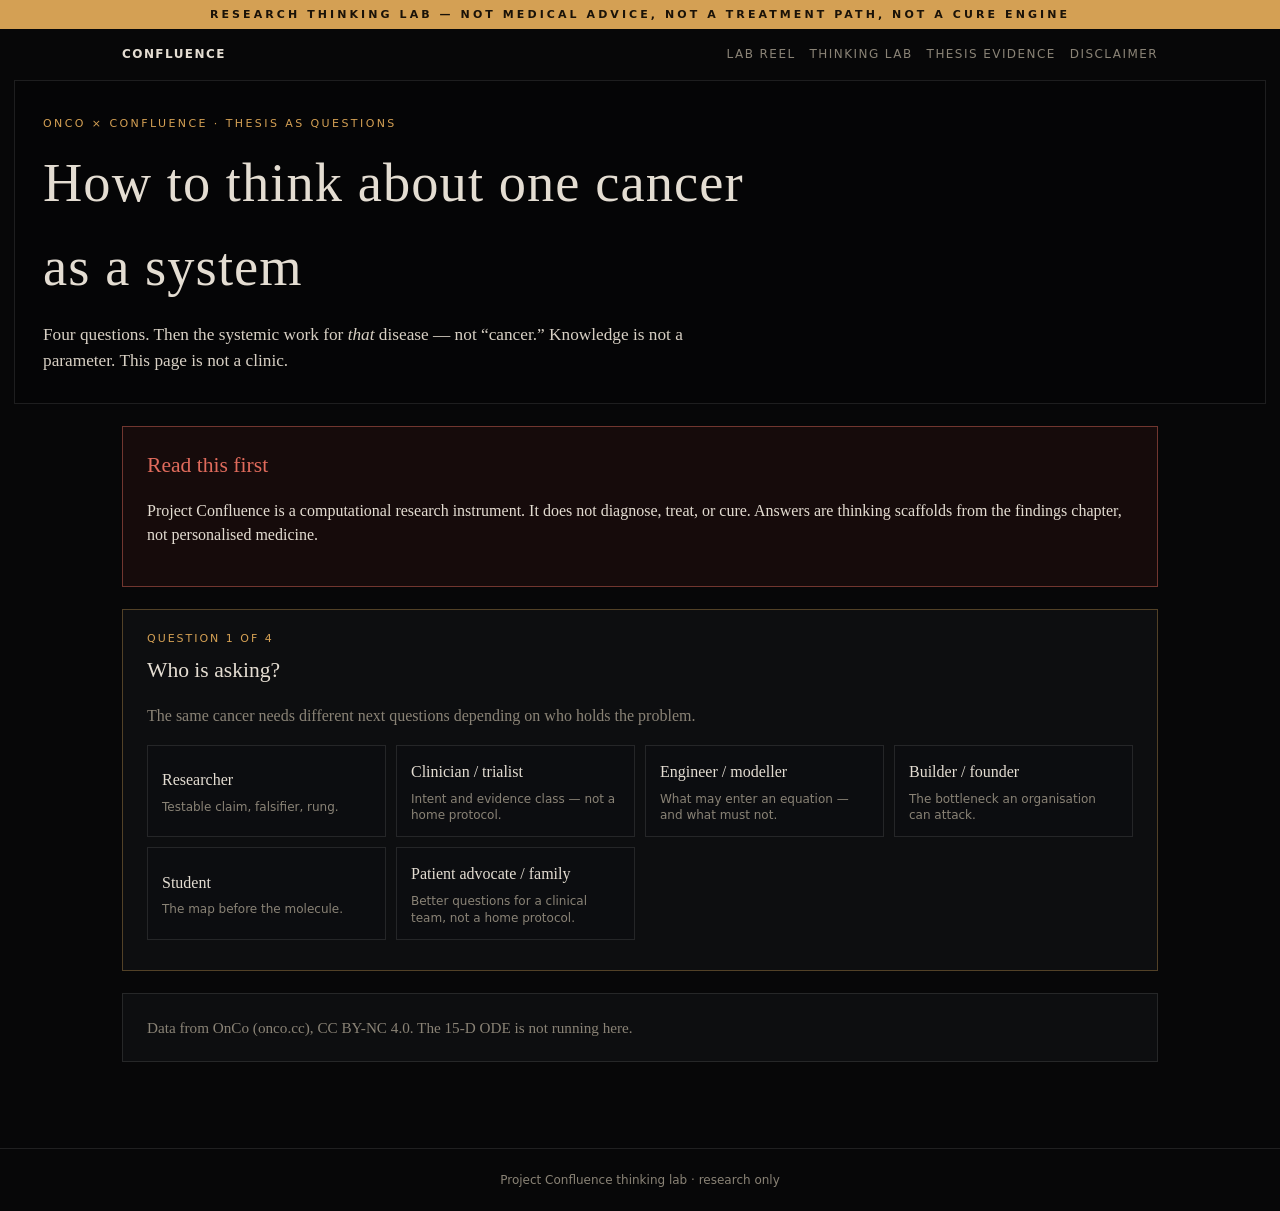
<file: evidence/thinking.html>
<!DOCTYPE html>
<html lang="en">
<head>
  <meta charset="utf-8" />
  <meta name="viewport" content="width=device-width, initial-scale=1" />
  <title>Thinking lab — disease-specific cancer systems · Project Confluence</title>
  <meta name="description" content="Question-led walkthrough of the OnCo × CONFLUENCE thesis. Not a medical device. Not a cure engine." />
  <link rel="stylesheet" href="styles.css" />
  <style>
    .lab-hero{min-height:auto;place-items:start;margin:0 14px 22px}
    .lab-hero .hero-copy{padding:36px 28px 28px}
    .qgrid{display:grid;grid-template-columns:repeat(auto-fill,minmax(210px,1fr));gap:10px;margin:12px 0 8px}
    button.choice{text-align:left;cursor:pointer;background:#0c0d10;color:var(--ink);border:1px solid var(--line);padding:14px 14px 12px;font:inherit}
    button.choice:hover,button.choice[aria-pressed="true"]{border-color:var(--teal);color:var(--teal)}
    button.choice small{display:block;color:var(--muted);font:12px/1.4 ui-sans-serif,system-ui,sans-serif;margin-top:6px}
    .progress{font:11px/1.3 ui-sans-serif,system-ui,sans-serif;letter-spacing:.18em;text-transform:uppercase;color:var(--amber);margin:0 0 8px}
    .neq{font:13px/1.5 ui-sans-serif,system-ui,sans-serif;color:var(--rose);margin:0 0 16px}
    .ask{border-left:3px solid var(--amber);padding:4px 0 4px 14px;margin:10px 0;color:#d8d0c4}
    .layers{display:grid;gap:8px;margin:14px 0 22px}
    .layer{display:grid;grid-template-columns:140px 1fr;gap:12px;border:1px solid var(--line);padding:12px 14px;background:#0c0d10}
    .layer b{font:11px/1.2 ui-sans-serif,system-ui,sans-serif;letter-spacing:.14em;text-transform:uppercase;color:var(--amber)}
    @media(max-width:700px){.layer{grid-template-columns:1fr}}
  </style>
</head>
<body>
  <div class="stamp">Research thinking lab — not medical advice, not a treatment path, not a cure engine</div>
  <nav class="nav" aria-label="Primary">
    <a class="wordmark" href="./">Confluence</a>
    <div class="nav-links">
      <a href="./">Lab reel</a>
      <a href="thinking.html">Thinking lab</a>
      <a href="thesis.html">Thesis evidence</a>
      <a href="disclaimer.html">Disclaimer</a>
    </div>
  </nav>
  <header class="hero lab-hero"><div class="hero-copy">
    <p class="kicker">OnCo × CONFLUENCE · thesis as questions</p>
    <h1>How to think about one cancer as a system</h1>
    <p class="lede">Four questions. Then the systemic work for <em>that</em> disease — not “cancer.” Knowledge is not a parameter. This page is not a clinic.</p>
  </div></header>
  <main class="wrap">
    <section class="disclaimer"><h2>Read this first</h2>
      <p>Project Confluence is a computational research instrument. It does not diagnose, treat, or cure. Answers are thinking scaffolds from the findings chapter, not personalised medicine.</p>
    </section>
    <section class="honesty" id="ask">
      <p class="progress" id="progress">Question 1 of 4</p>
      <h2 id="qtitle">Who is asking?</h2>
      <p class="muted" id="qhelp">The same cancer needs different next questions depending on who holds the problem.</p>
      <div class="qgrid" id="choices"></div>
      <p class="muted" id="backrow" hidden><button class="btn" id="back" type="button">Back</button> <button class="btn" id="reset" type="button">Start over</button></p>
    </section>
    <section class="honesty" id="board" hidden>
      <p class="progress">Board · from your four answers · not a protocol</p>
      <h2 id="board-title">System map</h2>
      <p class="neq">Knowledge ≠ Evidence ≠ Causal mechanism ≠ Parameter ≠ Prediction</p>
      <div id="board-body"></div>
      <div id="profile-export" hidden>
        <h3>Disease profile export</h3>
        <div id="profile-summary"></div>
        <p class="buttons" style="margin-top:12px">
          <button class="btn primary" type="button" id="download-profile">Download disease-profile JSON</button>
        </p>
        <p class="muted">Completing the four questions exports <code>disease-profile-&lt;slug&gt;.json</code>. Knowledge is not a parameter. Not a clinic.</p>
      </div>
      <p class="buttons" style="margin-top:18px">
        <a class="btn primary" href="thesis.html">Thesis evidence page</a>
        <a class="btn" href="https://onco.cc/cancers/">OnCo cancers</a>
        <a class="btn" href="https://onco.cc/ideas/">OnCo ideas</a>
      </p>
    </section>
    <aside class="note">Data from OnCo (onco.cc), CC BY-NC 4.0. The 15-D ODE is not running here.</aside>
  </main>
  <footer class="site">Project Confluence thinking lab · research only</footer>
  <script src="thinking.js"></script>
</body></html>
</file>
<file: clinical/styles.css>
:root {
  --bg: #dce3eb;
  --paper: #ffffff;
  --ink: #1c2430;
  --muted: #4e5966;
  --line: #c5ced8;
  --navy: #1a3d66;
  --navy-ink: #0f2744;
  --link: #155a8a;
  --link-hover: #0d3f61;
  --not-bg: #f8f3f1;
  --not-edge: #8a3d32;
  --sim: #6a4a12;
  --sim-bg: #f4edd8;
  --card: #f4f7fa;
  --max: 44rem;
}

* { box-sizing: border-box; }

html { scroll-behavior: smooth; }

body {
  margin: 0;
  background: var(--bg);
  color: var(--ink);
  font: 17px/1.55 "Segoe UI", "Helvetica Neue", Helvetica, Arial, sans-serif;
}

a {
  color: var(--link);
  text-underline-offset: 0.12em;
}

a:hover { color: var(--link-hover); }

a:focus-visible,
.btn:focus-visible {
  outline: 2px solid var(--navy);
  outline-offset: 3px;
}

code {
  font-family: ui-monospace, "Cascadia Code", "SF Mono", Menlo, Consolas, monospace;
  font-size: 0.9em;
  background: #eef1f5;
  padding: 0.08em 0.35em;
  border-radius: 3px;
}

.stamp {
  position: sticky;
  top: 0;
  z-index: 10;
  text-align: center;
  background: var(--navy);
  color: #f4f7fb;
  font-size: 0.78rem;
  letter-spacing: 0.04em;
  padding: 0.55rem 1rem;
}

.sheet {
  max-width: var(--max);
  margin: 1.15rem auto 2rem;
  background: var(--paper);
  border: 1px solid var(--line);
  border-radius: 10px;
  box-shadow: 0 8px 24px rgba(16, 28, 40, 0.06);
}

.mast,
main,
footer {
  max-width: none;
  margin: 0;
  padding: 0 1.4rem;
}

.mast { padding-top: 1.75rem; padding-bottom: 0.35rem; }

.eyebrow {
  margin: 0 0 0.4rem;
  text-transform: uppercase;
  letter-spacing: 0.12em;
  font-size: 0.72rem;
  font-weight: 650;
  color: var(--navy);
}

h1 {
  margin: 0 0 0.75rem;
  font-size: clamp(1.7rem, 4vw, 2.15rem);
  line-height: 1.2;
  color: var(--navy-ink);
  font-weight: 650;
}

h2 {
  margin: 1.65rem 0 0.55rem;
  padding-bottom: 0.28rem;
  font-size: 1.12rem;
  color: var(--navy-ink);
  border-bottom: 1px solid #e3e8ee;
}

h3 {
  margin: 0.35rem 0 0.35rem;
  font-size: 1rem;
}

.lede { margin: 0 0 0.75rem; }

.meta, .quiet {
  color: var(--muted);
  font-size: 0.95rem;
}

ul.plain {
  margin: 0.4rem 0 0.8rem;
  padding-left: 1.15rem;
}

ul.plain li { margin: 0.4rem 0; }

ol.do {
  margin: 0.4rem 0 0;
  padding-left: 1.2rem;
}

ol.do li { margin: 0.55rem 0; }

.flow {
  list-style: none;
  margin: 0.9rem 0 0;
  padding: 0;
  display: grid;
  gap: 0.75rem;
}

@media (min-width: 640px) {
  .flow { grid-template-columns: 1fr 1fr; }
}

.flow li {
  background: var(--card);
  border: 1px solid var(--line);
  border-radius: 8px;
  padding: 0.9rem 0.95rem 1rem;
}

.flow .n {
  display: inline-block;
  width: 1.45rem;
  height: 1.45rem;
  border-radius: 50%;
  background: var(--navy);
  color: #fff;
  font-size: 0.8rem;
  font-weight: 700;
  text-align: center;
  line-height: 1.45rem;
}

.flow p {
  margin: 0;
  font-size: 0.92rem;
  color: var(--muted);
}

.not-box {
  margin: 2rem 0 0;
  padding: 1rem 1.1rem 1.1rem;
  background: var(--not-bg);
  border: 1px solid #ead8d4;
  border-left: 4px solid var(--not-edge);
  border-radius: 6px;
}

.not-box h2 { margin-top: 0; color: var(--not-edge); border-bottom: 0; }

.not-box ul { margin: 0.3rem 0 0.8rem; padding-left: 1.15rem; }

.not-box li { margin: 0.3rem 0; }

.cta { margin-top: 0.5rem; }

.links { display: flex; flex-wrap: wrap; gap: 0.55rem 0.7rem; align-items: center; }

.btn {
  display: inline-block;
  text-decoration: none;
  border: 1px solid var(--line);
  background: var(--paper);
  color: var(--navy-ink);
  padding: 0.45rem 0.8rem;
  border-radius: 6px;
  font-size: 0.92rem;
}

.btn:hover { border-color: var(--navy); color: var(--navy); }

.btn.primary {
  background: var(--navy);
  border-color: var(--navy);
  color: #f4f7fb;
}

.btn.primary:hover { background: var(--navy-ink); color: #fff; }

.secondary {
  margin: 2rem 0 0;
  padding-top: 1rem;
  border-top: 1px solid var(--line);
  color: var(--muted);
  font-size: 0.95rem;
}

.secondary h2 { color: var(--muted); font-weight: 600; }

.sim {
  display: inline-block;
  font-size: 0.72rem;
  letter-spacing: 0.06em;
  font-weight: 700;
  color: var(--sim);
  background: var(--sim-bg);
  padding: 0.12rem 0.4rem;
  border-radius: 3px;
}

footer {
  margin-top: 0;
  padding: 1.15rem 1.4rem 1.5rem;
  color: var(--muted);
  font-size: 0.85rem;
  border-top: 1px solid var(--line);
}

@media (max-width: 520px) {
  .sheet { margin: 0; border: 0; border-radius: 0; box-shadow: none; }
  .stamp { font-size: 0.72rem; }
}
</file>
<file: evidence/styles.css>
:root {
  --bg: #070708;
  --bg-2: #101114;
  --ink: #e4ddd2;
  --muted: #8a8376;
  --amber: #d4a054;
  --teal: #3ecfc0;
  --rose: #e06b5c;
  --line: rgba(255, 255, 255, 0.1);
  --card: rgba(16, 17, 20, 0.72);
  --max: 1080px;
}

* { box-sizing: border-box; }
html { scroll-behavior: smooth; }
body {
  margin: 0;
  background: var(--bg);
  color: var(--ink);
  font: 16px/1.55 "Iowan Old Style", "Palatino Linotype", Palatino, Georgia, serif;
}

a { color: var(--teal); }
a:hover { color: #7ee8dc; }

.stamp {
  position: sticky;
  top: 0;
  z-index: 20;
  text-align: center;
  letter-spacing: 0.28em;
  text-transform: uppercase;
  font: 11px/1.2 ui-sans-serif, system-ui, sans-serif;
  font-weight: 700;
  color: #1a1208;
  background: var(--amber);
  padding: 8px 12px;
}

.nav {
  display: flex;
  justify-content: space-between;
  align-items: center;
  gap: 16px;
  max-width: var(--max);
  margin: 0 auto;
  padding: 18px 22px;
  font: 12px/1.2 ui-sans-serif, system-ui, sans-serif;
  letter-spacing: 0.12em;
  text-transform: uppercase;
}
.wordmark { color: var(--ink); text-decoration: none; font-weight: 600; }
.nav-links { display: flex; flex-wrap: wrap; gap: 14px; }
.nav-links a { color: var(--muted); text-decoration: none; }
.nav-links a:hover { color: var(--ink); }

.hero {
  position: relative;
  min-height: min(86vh, 760px);
  display: grid;
  place-items: end start;
  overflow: hidden;
  margin: 0 14px 28px;
  border: 1px solid var(--line);
  background: #050506;
}
.hero video,
.hero img.hero-still {
  position: absolute;
  inset: 0;
  width: 100%;
  height: 100%;
  object-fit: cover;
}
.hero .vignette {
  position: absolute;
  inset: 0;
  background: linear-gradient(to top, rgba(7, 7, 8, 0.92) 8%, rgba(7, 7, 8, 0.2) 55%, rgba(7, 7, 8, 0.35));
}
.hero-copy {
  position: relative;
  z-index: 2;
  padding: 40px 28px 32px;
  max-width: 760px;
}
.kicker {
  font: 11px/1.3 ui-sans-serif, system-ui, sans-serif;
  letter-spacing: 0.22em;
  text-transform: uppercase;
  color: var(--amber);
  margin: 0 0 10px;
}
h1 {
  font-weight: 500;
  font-size: clamp(2rem, 5vw, 3.4rem);
  letter-spacing: 0.02em;
  margin: 0 0 12px;
}
.lede { margin: 0; color: #d8d0c4; font-size: 1.08rem; }

.wrap { max-width: var(--max); margin: 0 auto; padding: 0 22px 64px; }

.honesty, .disclaimer, .card, .cta, .note {
  border: 1px solid var(--line);
  background: var(--card);
  padding: 22px 24px;
  margin: 0 0 22px;
}
.honesty { border-color: rgba(212, 160, 84, 0.35); }
.disclaimer {
  border-color: rgba(224, 107, 92, 0.45);
  background: rgba(36, 16, 14, 0.55);
}
h2 {
  font-size: 1.35rem;
  font-weight: 500;
  margin: 0 0 10px;
}
h3 { font-size: 1.05rem; font-weight: 600; margin: 18px 0 8px; }
.disclaimer h2 { color: var(--rose); }
.disclaimer ul { margin: 8px 0 12px 1.1em; padding: 0; }
.disclaimer li { margin: 0 0 6px; }
.muted { color: var(--muted); }

.grid {
  display: grid;
  grid-template-columns: repeat(3, 1fr);
  gap: 14px;
  margin: 0 0 28px;
}
.card h3 {
  margin-top: 0;
  font: 12px/1.2 ui-sans-serif, system-ui, sans-serif;
  letter-spacing: 0.16em;
  text-transform: uppercase;
  color: var(--amber);
}

.filmstrip {
  display: grid;
  grid-template-columns: repeat(2, 1fr);
  gap: 12px;
  margin: 0 0 28px;
}
figure { margin: 0; }
figure img, figure video {
  display: block;
  width: 100%;
  height: 240px;
  object-fit: cover;
  border: 1px solid var(--line);
  background: #050506;
}
figcaption {
  font: 12px/1.4 ui-sans-serif, system-ui, sans-serif;
  color: var(--muted);
  padding: 8px 2px 0;
}

.cta {
  display: grid;
  gap: 14px;
}
pre, code {
  font-family: ui-monospace, "SF Mono", Menlo, Consolas, monospace;
}
pre {
  margin: 10px 0 0;
  padding: 14px 16px;
  background: #050506;
  border: 1px solid var(--line);
  overflow-x: auto;
  font-size: 13px;
  color: #e8e0d4;
}
.buttons { display: flex; flex-wrap: wrap; gap: 10px; }
.btn {
  display: inline-block;
  text-decoration: none;
  padding: 10px 16px;
  border: 1px solid var(--line);
  font: 12px/1 ui-sans-serif, system-ui, sans-serif;
  letter-spacing: 0.12em;
  text-transform: uppercase;
  color: var(--ink);
}
.btn.primary { background: var(--ink); color: #111; border-color: var(--ink); }
.btn:hover { border-color: var(--teal); color: var(--teal); }
.btn.primary:hover { background: var(--teal); color: #111; border-color: var(--teal); }

.note { color: var(--muted); font-size: 0.95rem; }

.doc {
  max-width: 760px;
  margin: 0 auto;
  padding: 12px 22px 72px;
}
.doc h1 { font-size: 2rem; }
.doc p { margin: 0 0 12px; }

footer.site {
  border-top: 1px solid var(--line);
  padding: 22px;
  text-align: center;
  color: var(--muted);
  font: 12px/1.5 ui-sans-serif, system-ui, sans-serif;
}

@media (max-width: 800px) {
  .grid, .filmstrip { grid-template-columns: 1fr; }
  figure img, figure video { height: 200px; }
  .nav { flex-direction: column; align-items: flex-start; }
}
</file>
<file: evidence/thesis.css>
:root {
  --bg: #f6f3ec;
  --paper: #fffcf6;
  --ink: #1b1a17;
  --muted: #5c574e;
  --line: #d9d1c3;
  --navy: #1b3a4b;
  --gold: #8a6a2f;
  --rose: #8a3a32;
  --teal: #1f6f66;
  --max: 820px;
}
* { box-sizing: border-box; }
html { scroll-behavior: smooth; }
body {
  margin: 0;
  background: var(--bg);
  color: var(--ink);
  font: 18px/1.6 "Iowan Old Style", "Palatino Linotype", Palatino, Georgia, serif;
}
a { color: var(--teal); }
.stamp {
  position: sticky; top: 0; z-index: 20; text-align: center;
  letter-spacing: 0.22em; text-transform: uppercase;
  font: 700 11px/1.3 ui-sans-serif, system-ui, sans-serif;
  color: #1a1208; background: #d4a054; padding: 8px 12px;
}
.nav {
  display: flex; justify-content: space-between; gap: 12px; flex-wrap: wrap;
  max-width: 960px; margin: 0 auto; padding: 16px 22px;
  font: 12px/1.2 ui-sans-serif, system-ui, sans-serif;
  letter-spacing: 0.12em; text-transform: uppercase;
}
.nav a { color: var(--muted); text-decoration: none; }
.nav a:hover, .nav a[aria-current="page"] { color: var(--navy); }
.wordmark { color: var(--navy); font-weight: 700; text-decoration: none; }
.doc { max-width: var(--max); margin: 0 auto; padding: 12px 22px 80px; }
.kicker {
  font: 12px/1.3 ui-sans-serif, system-ui, sans-serif;
  letter-spacing: 0.18em; text-transform: uppercase; color: var(--gold);
}
h1 { font-size: clamp(1.7rem, 4vw, 2.35rem); font-weight: 600; color: var(--navy); line-height: 1.25; }
.byline {
  font: 1.2rem/1.4 "Iowan Old Style", "Palatino Linotype", Palatino, Georgia, serif;
  color: var(--navy);
  margin: 0.15rem 0 0.55rem;
}
h2 { font-size: 1.35rem; color: var(--navy); margin: 2.2rem 0 0.6rem; border-bottom: 1px solid var(--line); padding-bottom: 0.3rem; }
h3 { font-size: 1.05rem; margin: 1.4rem 0 0.4rem; }
.meta { font: 14px/1.5 ui-sans-serif, system-ui, sans-serif; color: var(--muted); }
.box, .warn, .claim {
  background: var(--paper); border: 1px solid var(--line); padding: 14px 16px; margin: 12px 0 18px;
}
.warn { border-color: #c9a29c; background: #f8eeeb; }
.neq { font: 15px/1.5 ui-sans-serif, system-ui, sans-serif; color: var(--rose); }
.ladder, .arch {
  font: 14px/1.45 ui-monospace, SFMono-Regular, Menlo, Consolas, monospace;
  background: #1b1a17; color: #f3eee4; padding: 16px 18px; overflow-x: auto;
}
.gates { display: grid; gap: 8px; }
.gate { display: grid; grid-template-columns: 90px 1fr; gap: 10px; border: 1px solid var(--line); padding: 10px 12px; background: var(--paper); }
.gate b { font: 11px/1.2 ui-sans-serif, system-ui, sans-serif; letter-spacing: 0.12em; text-transform: uppercase; color: var(--gold); }
.arms { display: grid; gap: 10px; }
@media (min-width: 720px) { .arms { grid-template-columns: 1fr 1fr 1fr; } }
.arm { border: 1px dashed var(--line); padding: 12px; background: var(--paper); }
.arm .tag { font: 11px ui-sans-serif, system-ui, sans-serif; letter-spacing: 0.14em; text-transform: uppercase; color: var(--gold); }
.claim h3 { margin-top: 0; }
.claim .src { font-size: 0.92rem; }
button.audit {
  font: 12px ui-sans-serif, system-ui, sans-serif; letter-spacing: 0.1em; text-transform: uppercase;
  border: 1px solid var(--navy); background: var(--navy); color: #fff; padding: 8px 12px; cursor: pointer;
}
button.audit:disabled { opacity: 0.5; cursor: wait; }
button.audit.offline-hidden { display: none; }
.offline-banner {
  background: #f4efe4;
  border: 1px solid var(--line);
  color: var(--muted);
  padding: 12px 14px;
  margin: 12px 0 18px;
  font: 15px/1.5 ui-sans-serif, system-ui, sans-serif;
}
.offline-banner[hidden] { display: none; }
.auditor-live[hidden] { display: none; }
.audit-out { font-size: 0.95rem; margin-top: 10px; }
.audit-out.supported { border-left: 3px solid var(--teal); padding-left: 10px; }
.audit-out.partially_supported { border-left: 3px solid var(--gold); padding-left: 10px; }
.audit-out.insufficient, .audit-out.contradicted { border-left: 3px solid var(--rose); padding-left: 10px; }
.refs { font-size: 0.92rem; padding-left: 1.4rem; }
.refs li { margin: 0 0 10px; padding-left: 0.35rem; }
footer.site { border-top: 1px solid var(--line); padding: 22px; text-align: center; color: var(--muted); font: 12px ui-sans-serif, system-ui, sans-serif; }
#auditor-box textarea {
  width: 100%; min-height: 90px; font: inherit; padding: 10px; border: 1px solid var(--line); background: #fff;
}
</file>
